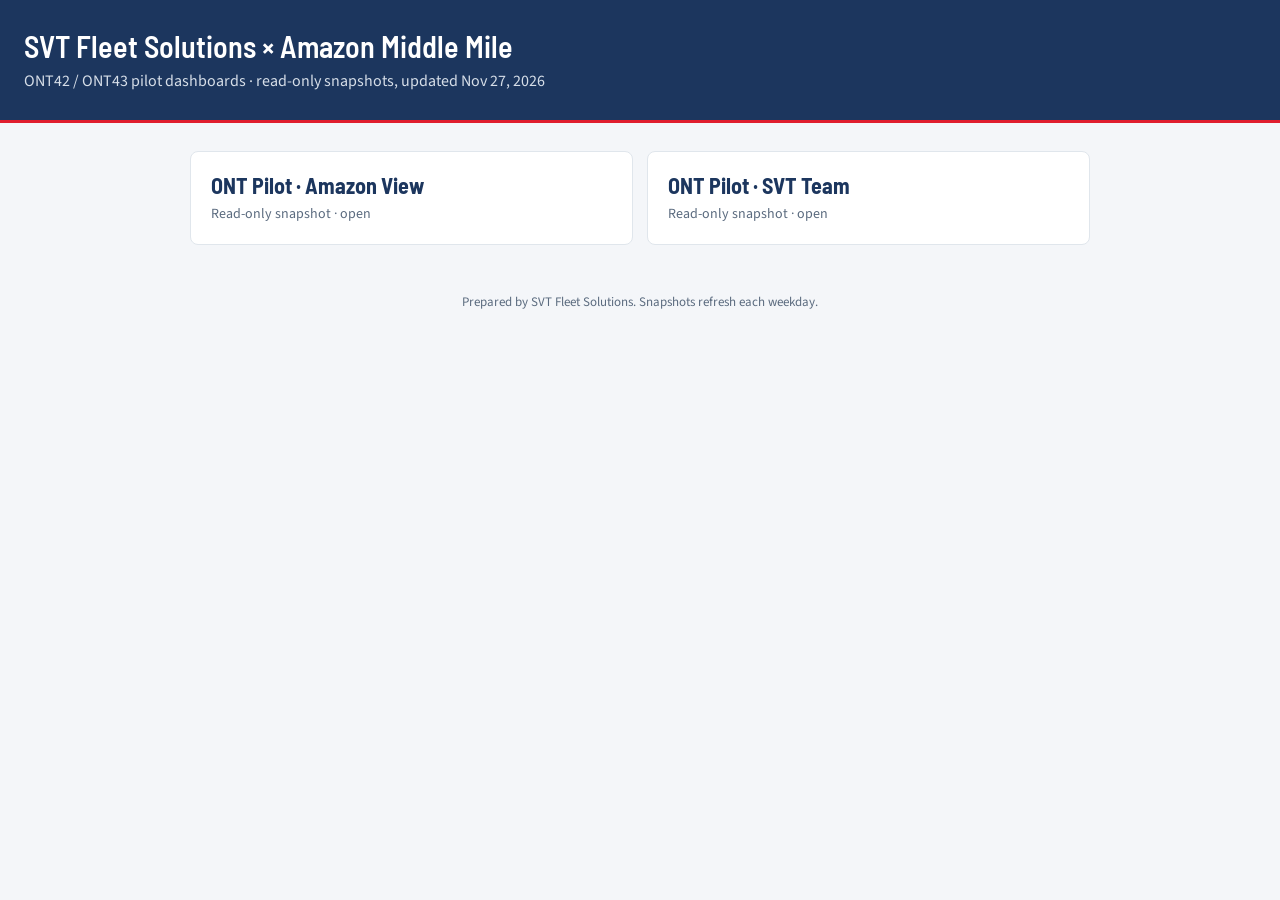
<file: docs/index.html>
<!doctype html><html lang="en"><head><meta charset="utf-8"><meta name="viewport" content="width=device-width,initial-scale=1"><meta name="robots" content="noindex,nofollow"><title>SVT × Amazon Middle Mile Pilot</title>
<link rel="stylesheet" href="https://fonts.googleapis.com/css2?family=Barlow+Semi+Condensed:wght@600;700&family=Source+Sans+3:wght@400;600&display=swap">
<style>body{margin:0;font-family:'Source Sans 3',Arial,sans-serif;background:#f4f6f9;color:#1c365e}header{background:#1c365e;color:#fff;border-bottom:3px solid #e01e2e;padding:28px 24px}h1{font-family:'Barlow Semi Condensed',Arial,sans-serif;font-weight:600;margin:0;font-size:30px}p{color:#d6dee8;margin:6px 0 0}main{max-width:900px;margin:28px auto;padding:0 16px;display:grid;gap:14px;grid-template-columns:repeat(auto-fit,minmax(260px,1fr))}.card{background:#fff;border:1px solid #e0e6ec;border-radius:8px;padding:20px;text-decoration:none;color:#1c365e;display:grid;gap:6px}.card:hover{border-color:#5b6b7f}.card b{font-family:'Barlow Semi Condensed',Arial,sans-serif;font-size:22px}.card span{color:#5b6b7f;font-size:14px}footer{text-align:center;color:#5b6b7f;font-size:13px;padding:20px}</style></head>
<body><header><h1>SVT Fleet Solutions × Amazon Middle Mile</h1><p>ONT42 / ONT43 pilot dashboards · read-only snapshots, updated Nov 27, 2026</p></header><main><a class="card" href="amazon/"><b>ONT Pilot · Amazon View</b><span>Read-only snapshot · open</span></a><a class="card" href="team/"><b>ONT Pilot · SVT Team</b><span>Read-only snapshot · open</span></a></main><footer>Prepared by SVT Fleet Solutions. Snapshots refresh each weekday.</footer></body></html>
</file>
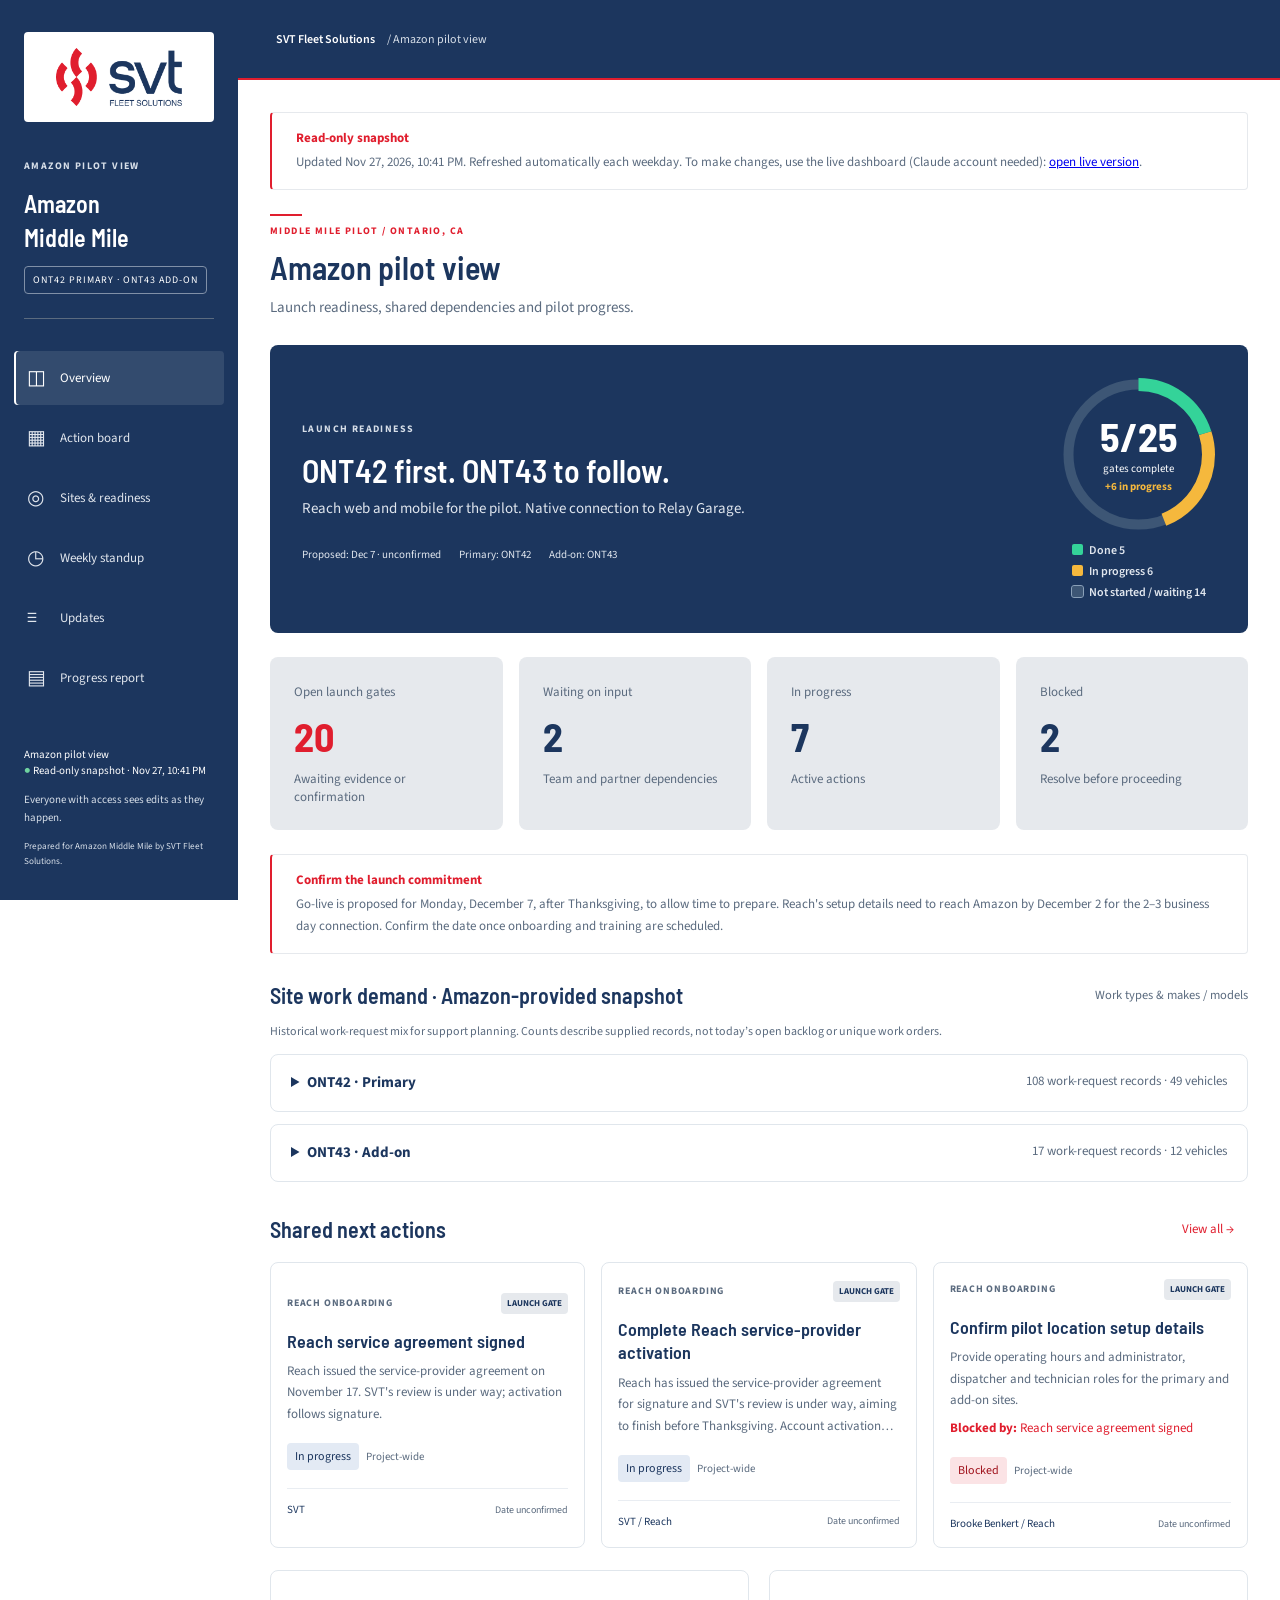
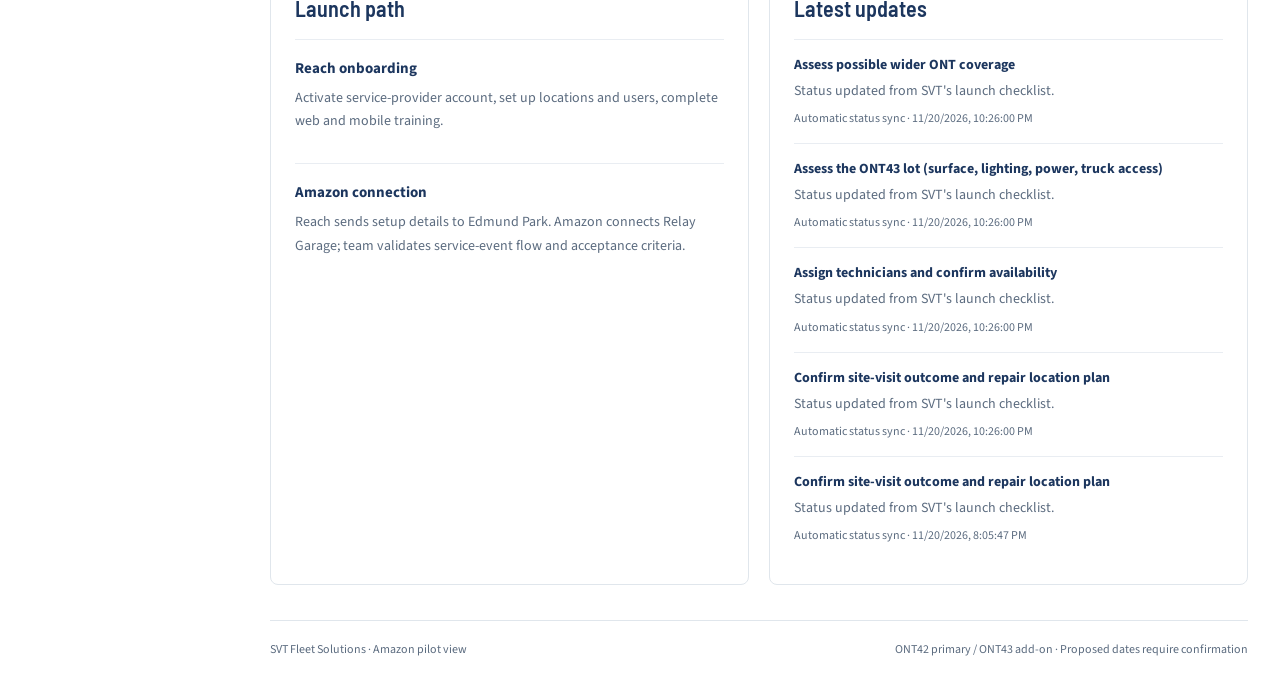
<file: docs/amazon/index.html>
<!doctype html><html lang="en"><head><meta charset="utf-8"><meta name="viewport" content="width=device-width,initial-scale=1"><meta name="robots" content="noindex,nofollow"><script>
window.__SNAPSHOT = {"at":"2026-11-27T22:41:56+00:00","live":"https://claude.ai/artifact/FVQgNvfAAnkuC6uZiwc668","data":{"tasks":[{"blockedBy":"","comments":[],"detail":"Confirm approved working areas, arrival process, safety requirements and offsite routing for complex repairs. Do not post gate codes here.","due":"","evidence":"Work area to define after the Nov 17 visit","gate":true,"id":"access","order":16,"owner":"SVT / Amazon","priority":"High","rev":1,"site":"Project-wide","src":["rd16"],"status":"Not started","stream":"Site readiness","title":"Confirm site access and safe repair areas","updatedAt":"2026-11-19T19:30:00Z","updatedBy":"SVT project team"},{"blockedBy":"","comments":[],"detail":"Reach has issued the service-provider agreement for signature and SVT's review is under way, aiming to finish before Thanksgiving. Account activation follows signature. Native Amazon connection and user setup remain separate steps.","due":"","evidence":"Agreement issued Nov 17; signature pending","gate":true,"id":"activate","order":5,"owner":"SVT / Reach","priority":"High","rev":1,"site":"Project-wide","src":["rd06"],"status":"In progress","stream":"Reach onboarding","title":"Complete Reach service-provider activation","updatedAt":"2026-11-19T19:30:00Z","updatedBy":"SVT project team"},{"blockedBy":"","comments":[],"detail":"Reach issued the service-provider agreement on November 17. SVT's review is under way; activation follows signature.","due":"","evidence":"Agreement issued Nov 17","gate":true,"id":"agreement","order":4,"owner":"SVT","priority":"High","rev":1,"site":"Project-wide","src":["rd01"],"status":"In progress","stream":"Reach onboarding","title":"Reach service agreement signed","updatedAt":"2026-11-19T19:30:00Z","updatedBy":"SVT project team"},{"blockedBy":"","comments":[],"detail":"Confirm whether SVT technicians are covered under the DTNA dealer umbrella or SVT registers directly.","due":"","evidence":"Operational status requires confirmation","gate":true,"id":"avetta","order":15,"owner":"SVT","priority":"High","rev":1,"site":"Both sites","src":["rd15"],"status":"Not started","stream":"Site readiness","title":"Confirm contractor safety (Avetta) coverage for SVT technicians","updatedAt":"2026-11-19T19:30:00Z","updatedBy":"SVT project team"},{"blockedBy":"","comments":[],"detail":"Agree how SVT takes on the current ONT42 service-request backlog at launch.","due":"","evidence":"Operational status requires confirmation","gate":false,"id":"backlog","order":22,"owner":"SVT / Amazon","priority":"Medium","rev":1,"site":"ONT42","src":["rd21"],"status":"Not started","stream":"Service readiness","title":"Plan for the existing ONT42 repair backlog","updatedAt":"2026-11-19T19:30:00Z","updatedBy":"SVT project team"},{"blockedBy":"","comments":[],"detail":"Certificate of insurance and site entry requirements confirmed: safety vest required, no badge or orientation.","due":"","evidence":"Confirmed with Amazon site team","gate":true,"id":"coi","order":14,"owner":"SVT","priority":"High","rev":1,"site":"Both sites","src":["rd14"],"status":"Done","stream":"Site readiness","title":"Insurance (COI) and site entry requirements confirmed","updatedAt":"2026-11-19T19:30:00Z","updatedBy":"SVT project team"},{"blockedBy":"","comments":[],"detail":"Amazon connection estimate: 2–3 business days after setup details are received. Validate service-event updates from Reach.","due":"","evidence":"Not started","gate":true,"id":"connection","order":9,"owner":"Reach / Amazon","priority":"High","rev":1,"site":"Project-wide","src":["rd09"],"status":"Not started","stream":"Technology readiness","title":"Validate native Relay Garage event flow","updatedAt":"2026-11-19T19:30:00Z","updatedBy":"SVT project team"},{"blockedBy":"","comments":[],"detail":"Amazon requested input on possible wider ONT coverage. This is exploratory and does not change ONT42 primary / ONT43 add-on scope or establish new site approval.","due":"","evidence":"Amazon request Nov 16","gate":false,"id":"coverage","order":29,"owner":"Brooke Benkert / Amazon","priority":"Low","rev":2,"site":"Project-wide","src":["rd27"],"status":"In progress","stream":"Launch readiness","title":"Assess possible wider ONT coverage","updatedAt":"2026-11-20T22:26:00Z","updatedBy":"Automatic status sync"},{"blockedBy":"","comments":[],"detail":"Proposed go-live moved to Monday, Dec 7 (after Thanksgiving) to allow prep time. Confirm onboarding, training and Amazon connection timing before committing the date.","due":"","evidence":"Proposed Dec 7, not yet confirmed","gate":true,"id":"date","order":11,"owner":"SVT / Amazon","priority":"High","rev":2,"site":"Project-wide","src":["rd25"],"status":"Awaiting confirmation","stream":"Launch readiness","title":"Confirm launch date and acceptance criteria","updatedAt":"2026-11-19T20:30:00Z","updatedBy":"SVT project team"},{"blockedBy":"agreement","comments":[],"detail":"Reach shares location setup with Amazon to initiate the native Relay Garage connection. Starts once Reach has the location details.","due":"","evidence":"Waiting on location setup","gate":true,"id":"handoff","order":8,"owner":"Reach / Edmund Park","priority":"High","resumeStatus":"Not started","rev":2,"site":"Project-wide","src":["rd08"],"status":"Blocked","stream":"Technology readiness","title":"Confirm Reach → Amazon setup handoff","updatedAt":"2026-11-20T00:05:14Z","updatedBy":"Automatic status sync"},{"blockedBy":"","comments":[],"detail":"Response time, shifts, pickup and delivery, and CNG handling. Also needed for the Reach location setup.","due":"","evidence":"Operational status requires confirmation","gate":true,"id":"hours","order":19,"owner":"SVT","priority":"High","rev":1,"site":"Both sites","src":["rd18"],"status":"Awaiting confirmation","stream":"Service readiness","title":"Set service levels and shop hours","updatedAt":"2026-11-19T19:30:00Z","updatedBy":"SVT project team"},{"blockedBy":"","comments":[],"detail":"SVT completed the onboarding intake November 16. Account activation and native Amazon connection remain separate readiness steps.","due":"","evidence":"Intake submitted Nov 16","gate":true,"id":"intake","order":2,"owner":"Brooke Benkert","priority":"High","rev":1,"site":"Project-wide","src":["rd05"],"status":"Done","stream":"Reach onboarding","title":"Reach intake submitted","updatedAt":"2026-11-19T19:30:00Z","updatedBy":"SVT project team"},{"blockedBy":"","comments":[],"detail":"Confirm how pilot work is invoiced through DTNA / Corcentric.","due":"","evidence":"Operational status requires confirmation","gate":true,"id":"invoicing","order":23,"owner":"SVT / Amazon","priority":"Medium","rev":1,"site":"Project-wide","src":["rd22"],"status":"Not started","stream":"Service readiness","title":"Confirm invoicing path through DTNA / Corcentric","updatedAt":"2026-11-19T19:30:00Z","updatedBy":"SVT project team"},{"blockedBy":"agreement","comments":[],"detail":"Provide operating hours and administrator, dispatcher and technician roles for the primary and add-on sites.","due":"","evidence":"Site hours and user roles being gathered","gate":true,"id":"location","order":6,"owner":"Brooke Benkert / Reach","priority":"High","rev":3,"site":"Project-wide","src":["rd07"],"status":"Blocked","stream":"Reach onboarding","title":"Confirm pilot location setup details","updatedAt":"2026-11-20T22:26:00Z","updatedBy":"Automatic status sync"},{"blockedBy":"","comments":[],"detail":"Confirm repair-time baseline, repairs aging over 7 / 14 days, tractors down and reporting cadence.","due":"","evidence":"Not started","gate":false,"id":"measures","order":28,"owner":"Brooke Benkert / Amazon","priority":"Medium","rev":1,"site":"Project-wide","src":["rd26"],"status":"Not started","stream":"Pilot performance","title":"Agree pilot measurement plan","updatedAt":"2026-11-19T19:30:00Z","updatedBy":"SVT project team"},{"blockedBy":"","comments":[],"detail":"Primary launch site. Validate coverage, site constraints and readiness sign-off.","due":"","evidence":"Visit held Nov 17; sign-off pending","gate":true,"id":"ont42","order":17,"owner":"SVT / Amazon","priority":"High","rev":1,"site":"ONT42","src":[],"status":"In progress","stream":"Site readiness","title":"Confirm ONT42 launch readiness","updatedAt":"2026-11-19T19:30:00Z","updatedBy":"SVT project team"},{"blockedBy":"","comments":[],"detail":"Add-on site. Confirm activation date, working area and readiness separately from the primary launch.","due":"","evidence":"Not started","gate":false,"id":"ont43","order":25,"owner":"SVT / Amazon","priority":"Medium","rev":1,"site":"ONT43","src":[],"status":"Not started","stream":"Site readiness","title":"Confirm ONT43 add-on timing","updatedAt":"2026-11-19T19:30:00Z","updatedBy":"SVT project team"},{"blockedBy":"","comments":[],"detail":"ONT43 has more room on a dirt lot. Assess surface, lighting, power, shelter and truck access.","due":"","evidence":"Operational status requires confirmation","gate":true,"id":"ont43lot","order":26,"owner":"SVT","priority":"Medium","rev":2,"site":"ONT43","src":["rd31"],"status":"In progress","stream":"Site readiness","title":"Assess the ONT43 lot (surface, lighting, power, truck access)","updatedAt":"2026-11-20T22:26:00Z","updatedBy":"Automatic status sync"},{"blockedBy":"","comments":[],"detail":"Confirm ONT43 entry and safety requirements match ONT42.","due":"","evidence":"Operational status requires confirmation","gate":true,"id":"ont43req","order":27,"owner":"SVT / Amazon","priority":"Medium","rev":1,"site":"ONT43","src":["rd32"],"status":"Not started","stream":"Site readiness","title":"Confirm ONT43 site requirements","updatedAt":"2026-11-19T19:30:00Z","updatedBy":"SVT project team"},{"blockedBy":"","comments":[],"detail":"Parts sourcing for Freightliner and Volvo units, including Volvo parts through the local Volvo dealer.","due":"","evidence":"Operational status requires confirmation","gate":true,"id":"parts","order":21,"owner":"SVT","priority":"High","rev":1,"site":"Both sites","src":["rd20"],"status":"Not started","stream":"Service readiness","title":"Put the parts plan in place, including Volvo parts","updatedAt":"2026-11-19T19:30:00Z","updatedBy":"SVT project team"},{"blockedBy":"","comments":[],"detail":"Confirm the pre-authorization threshold per repair and how it is set up in Reach.","due":"","evidence":"Operational status requires confirmation","gate":true,"id":"preauth","order":24,"owner":"SVT / Amazon","priority":"Medium","rev":1,"site":"Project-wide","src":["rd23"],"status":"Not started","stream":"Service readiness","title":"Confirm pre-authorization threshold for Reach","updatedAt":"2026-11-19T19:30:00Z","updatedBy":"SVT project team"},{"blockedBy":"","comments":[],"detail":"ONT42 is the confirmed primary site; ONT43 is the add-on.","due":"","evidence":"Brooke confirmation · Nov 17","gate":true,"id":"scope","order":1,"owner":"Brooke Benkert","priority":"Medium","rev":1,"site":"Both sites","src":[],"status":"Done","stream":"Launch readiness","title":"Pilot scope: ONT42 primary, ONT43 add-on","updatedAt":"2026-11-19T19:30:00Z","updatedBy":"SVT project team"},{"blockedBy":"","comments":[],"detail":"Onboarding session held with Reach on November 16.","due":"","evidence":"Held Nov 16","gate":true,"id":"session","order":3,"owner":"SVT / Reach","priority":"High","rev":1,"site":"Project-wide","src":["rd04"],"status":"Done","stream":"Reach onboarding","title":"Reach onboarding session held","updatedAt":"2026-11-19T19:30:00Z","updatedBy":"SVT project team"},{"blockedBy":"","comments":[],"detail":"Name the technicians for the pilot and confirm their availability.","due":"","evidence":"Operational status requires confirmation","gate":true,"id":"techs","order":18,"owner":"SVT","priority":"High","rev":2,"site":"Both sites","src":["rd17"],"status":"In progress","stream":"Service readiness","title":"Assign technicians and confirm availability","updatedAt":"2026-11-20T22:26:00Z","updatedBy":"Automatic status sync"},{"blockedBy":"","comments":[],"detail":"Recommended acceptance test: work request, dispatch, technician update, closure and confirmation of billing handoff.","due":"","evidence":"Not started","gate":true,"id":"test","order":10,"owner":"SVT / Reach / Amazon","priority":"High","rev":1,"site":"Project-wide","src":[],"status":"Not started","stream":"Technology readiness","title":"Complete end-to-end pilot validation","updatedAt":"2026-11-19T19:30:00Z","updatedBy":"SVT project team"},{"blockedBy":"","comments":[],"detail":"Separate web-portal and mobile-app training; verify users can complete their assigned workflows. Scheduled once Reach shares credentials.","due":"","evidence":"Not scheduled yet","gate":true,"id":"training","order":7,"owner":"SVT / Reach","priority":"High","rev":1,"site":"Project-wide","src":["rd11"],"status":"Not started","stream":"Service readiness","title":"Complete dispatcher and technician training","updatedAt":"2026-11-19T19:30:00Z","updatedBy":"SVT project team"},{"blockedBy":"","comments":[],"detail":"Mobile service units equipped and ready for on-site repairs.","due":"","evidence":"Operational status requires confirmation","gate":true,"id":"units","order":20,"owner":"SVT","priority":"High","rev":1,"site":"Both sites","src":["rd19"],"status":"Not started","stream":"Service readiness","title":"Ready mobile service units for on-site work","updatedAt":"2026-11-19T19:30:00Z","updatedBy":"SVT project team"},{"blockedBy":"","comments":[],"detail":"Choose the repair location plan from the November 17 visit: nearby offsite work, moving units to the ONT43 working area, or mobile on site plus offsite.","due":"","evidence":"Visit held Nov 17; SVT recommendation pending","gate":true,"id":"visit","order":13,"owner":"SVT / Amazon","priority":"High","rev":3,"site":"Both sites","src":["rd24"],"status":"In progress","stream":"Site readiness","title":"Confirm site-visit outcome and repair location plan","updatedAt":"2026-11-20T22:26:00Z","updatedBy":"Automatic status sync"},{"blockedBy":"","comments":[],"detail":"SVT visited ONT42 and ONT43 on November 17 with Amazon's site team.","due":"","evidence":"Held Nov 17","gate":true,"id":"visitheld","order":12,"owner":"SVT / Amazon","priority":"High","rev":1,"site":"Both sites","src":["rd13"],"status":"Done","stream":"Site readiness","title":"Site visit to ONT42 and ONT43","updatedAt":"2026-11-19T19:30:00Z","updatedBy":"SVT project team"}],"activity":[{"actor":"SVT project team","at":"2026-11-16T23:30:00Z","id":"a-20261116-coverage","note":"Amazon requested input on possible wider ONT coverage. This is exploratory and does not change ONT42 primary / ONT43 add-on scope or establish new site approval.","status":"Not started","taskId":"coverage","title":"Assess possible wider ONT coverage"},{"actor":"SVT project team","at":"2026-11-16T22:00:36Z","id":"a-20261116-intake","note":"Reach intake submission confirmed for November 16. No activation or integration completion is implied.","status":"Done","taskId":"intake","title":"Reach intake submitted"},{"actor":"SVT project team","at":"2026-11-16T23:00:00Z","id":"a-20261116-reach","note":"Reach is creating SVT's service-provider account with a new Relay Garage integration for ONT42 and ONT43. SVT dispatchers will use the Reach web portal and technicians the Reach mobile app. Reach estimates about two weeks to go live, targeting before Thanksgiving.","status":"In progress","taskId":"activate","title":"Reach onboarding underway"},{"actor":"SVT project team","at":"2026-11-18T03:00:00Z","id":"a-20261117-visit","note":"SVT visited ONT42 and ONT43 on November 17. The recommendation for nearby offsite work versus the ONT43 working area will be recorded here.","status":"In progress","taskId":"visit","title":"Site visit held at ONT42 and ONT43"},{"actor":"SVT project team","at":"2026-11-18T16:30:00Z","id":"a-20261118-activate","note":"Reach issued the service-provider agreement for signature and SVT's review is under way, aiming to finish before Thanksgiving. Account activation follows signature.","status":"In progress","taskId":"activate","title":"Complete Reach service-provider activation"},{"actor":"SVT project team","at":"2026-11-19T20:30:00Z","id":"a-20261119-golive","note":"SVT proposes moving the ONT42 go-live to Monday, December 7, after Thanksgiving, to allow time for Reach onboarding, training and the Amazon connection. The date is proposed and still to be confirmed with Amazon.","status":"Awaiting confirmation","taskId":"date","title":"Go-live moved to after Thanksgiving"},{"actor":"Automatic status sync","at":"2026-11-19T22:26:00Z","id":"a-20261119-location","note":"Status updated from SVT's launch checklist.","status":"Blocked","taskId":"location","title":"Confirm pilot location setup details"},{"actor":"Automatic status sync","at":"2026-11-20T22:26:00Z","id":"a-20261120-coverage","note":"Status updated from SVT's launch checklist.","status":"In progress","taskId":"coverage","title":"Assess possible wider ONT coverage"},{"actor":"Automatic status sync","at":"2026-11-20T22:26:00Z","id":"a-20261120-ont43lot","note":"Status updated from SVT's launch checklist.","status":"In progress","taskId":"ont43lot","title":"Assess the ONT43 lot (surface, lighting, power, truck access)"},{"actor":"Automatic status sync","at":"2026-11-20T22:26:00Z","id":"a-20261120-techs","note":"Status updated from SVT's launch checklist.","status":"In progress","taskId":"techs","title":"Assign technicians and confirm availability"},{"actor":"Automatic status sync","at":"2026-11-20T22:26:00Z","id":"a-20261120-visit","note":"Status updated from SVT's launch checklist.","status":"In progress","taskId":"visit","title":"Confirm site-visit outcome and repair location plan"},{"actor":"Automatic status sync","at":"2026-11-20T00:05:14Z","id":"a-202611200005-handoff","note":"Status updated from SVT's launch checklist.","status":"Blocked","taskId":"handoff","title":"Confirm Reach → Amazon setup handoff"},{"actor":"Automatic status sync","at":"2026-11-20T20:05:47Z","id":"a-202611202005-visit","note":"Status updated from SVT's launch checklist.","status":"Not started","taskId":"visit","title":"Confirm site-visit outcome and repair location plan"}],"meta":[{"commitmentNote":"Go-live is proposed for Monday, December 7, after Thanksgiving, to allow time to prepare. Reach's setup details need to reach Amazon by December 2 for the 2–3 business day connection. Confirm the date once onboarding and training are scheduled.","goLive":"2026-12-07","goLiveConfirmed":false,"goLiveLabel":"Dec 7","goLiveNote":"Proposed for after Thanksgiving to allow prep time; to confirm with Amazon.","id":"status","source":"https://claude.ai/artifact/57pZLpxJVW2gb8xTgxj77H","syncedAt":"2026-11-27T22:25:00Z"}]}};
(function(){
  var D = window.__SNAPSHOT.data, ro = function(){ return Promise.reject({code:"invalid_argument", message:"This is a read-only snapshot."}); };
  function rows(c){ return (D[c]||[]).map(function(r){ var o = Object.assign({}, r); var id = o.id; delete o.id; return {id:id, exists:true, data:function(){ return o; }}; }); }
  function snap(c){ var d = rows(c); return {docs:d, size:d.length, empty:!d.length, metadata:{fromCache:false, hasPendingWrites:false}, docChanges:function(){ return []; }}; }
  function col(c){ return {onSnapshot:function(n){ setTimeout(function(){ n(snap(c)); }, 0); return function(){}; }, get:function(){ return Promise.resolve(snap(c)); }, doc:function(id){ return {id:id||"x", get:function(){ return Promise.resolve({exists:false, data:function(){}}); }, set:ro, update:ro, delete:ro}; }, add:ro}; }
  window.claude = {use: function(n){
    if (n === "db") return Promise.resolve({collection:col, doc:function(p){ var a = p.split("/"), r = (D[a[0]]||[]).find(function(x){ return x.id === a[1]; }); return {get:function(){ return Promise.resolve({exists:!!r, data:function(){ return r; }}); }, set:ro, update:ro, delete:ro}; }});
    if (n === "user") return Promise.resolve({can:function(){ return Promise.resolve(false); }, me:function(){ return Promise.resolve({name:""}); }, id:function(){ return Promise.resolve(null); }, profiles:function(){ return Promise.resolve({}); }});
    return Promise.resolve(null);
  }};
  document.addEventListener("DOMContentLoaded", function(){
    var c = document.querySelector(".content"); if (!c) return;
    var t = new Date(window.__SNAPSHOT.at).toLocaleString([], {month:"short", day:"numeric", year:"numeric", hour:"numeric", minute:"2-digit"});
    c.insertAdjacentHTML("afterbegin", '<div class="alert" style="margin-top:0"><b>Read-only snapshot</b><p>Updated ' + t + '. Refreshed automatically each weekday. To make changes, use the live dashboard (Claude account needed): <a href="' + window.__SNAPSHOT.live + '" target="_blank" rel="noopener">open live version</a>.</p></div>');
  });
})();
</script>
</head><body><title>ONT Pilot · Amazon View</title>
<meta name="claude:viewport-fit-sides" content="cover">
<link rel="preconnect" href="https://fonts.googleapis.com">
<link rel="stylesheet" href="https://fonts.googleapis.com/css2?family=Barlow+Semi+Condensed:wght@600;700&family=Source+Sans+3:wght@400;500;600;700&display=swap">
<style>
:root{
  --navy:#1c365e;--red:#e01e2e;--red-hover:#be1927;--steel:#5b6b7f;--gray:#e6e9ed;
  --bg:#ffffff;--surface:#ffffff;--ink:#1c365e;--muted:#5b6b7f;--line:#e0e6ec;--line-2:#e9edf2;
  --chip:#edf1f6;--chip-ink:#5c7086;--field:#ffffff;--field-line:#d9e0e8;--field-ink:#23364b;
  --side:#1c365e;--side-ink:#e1e6ed;--side-muted:#d6dee8;--scrim:#0b1c32aa;
  --f-head:'Barlow Semi Condensed','Arial Narrow',Arial,sans-serif;--f-body:'Source Sans 3',Arial,sans-serif;
}
@media (prefers-color-scheme:dark){:root:not([data-theme="light"]){
  --bg:#0f1a2b;--surface:#16243a;--ink:#e6edf6;--muted:#a3b1c3;--line:#2a3a54;--line-2:#24344d;--gray:#1d2d47;
  --chip:#22344f;--chip-ink:#c4d0de;--field:#122036;--field-line:#2f4260;--field-ink:#e6edf6;--side:#0f2242;--scrim:#000a;--red:#ff4b58;--red-hover:#e23a47;color-scheme:dark}}
:root[data-theme="dark"]{
  --bg:#0f1a2b;--surface:#16243a;--ink:#e6edf6;--muted:#a3b1c3;--line:#2a3a54;--line-2:#24344d;--gray:#1d2d47;
  --chip:#22344f;--chip-ink:#c4d0de;--field:#122036;--field-line:#2f4260;--field-ink:#e6edf6;--side:#0f2242;--scrim:#000a;--red:#ff4b58;--red-hover:#e23a47;color-scheme:dark}
*{box-sizing:border-box}[hidden]{display:none!important}
body{margin:0;background:var(--bg);color:var(--ink);font-family:var(--f-body);font-size:15px}
button,input,select,textarea{font:inherit}button{cursor:pointer;color:inherit;background:var(--surface);border:1px solid var(--field-line);border-radius:7px;padding:10px 14px}
button:focus-visible,a:focus-visible,summary:focus-visible{outline:3px solid var(--red);outline-offset:3px}
h1,h2,h3{font-family:var(--f-head);font-weight:600;letter-spacing:0;color:var(--ink)}h1{font-size:32px;margin:10px 0}h2{font-size:22px}h3{font-size:15px}
p{line-height:1.65;color:var(--muted)}small{color:var(--muted)}
.shell{display:flex;min-height:100vh}
aside{width:238px;position:fixed;inset:0 auto 0 0;background:var(--side);color:var(--side-ink);padding:32px 24px;display:flex;flex-direction:column;z-index:3}
.brand{background:#fff;padding:16px;border-radius:4px;display:flex;align-items:center;justify-content:center;min-height:82px}.brand img{width:100%;max-width:160px;height:58px;object-fit:contain}
.project{padding:32px 0 24px;border-bottom:1px solid #5b6b7f}.project h3{font-size:24px;line-height:1.4;margin:12px 0;color:#fff}
.eyebrow{font-size:10px;font-weight:700;letter-spacing:1.4px;color:var(--muted);text-transform:uppercase}.project>.eyebrow{color:var(--side-muted)}
.pill{display:inline-block;line-height:1.6;font-size:10px;letter-spacing:1px;border:1px solid #8090a7;color:#fff;padding:5px 8px;border-radius:4px}
nav{margin:26px -10px}nav button{display:flex;align-items:center;gap:13px;background:none;border:0;color:#e1e6ed;width:100%;text-align:left;margin:6px 0;padding:13px;font-size:13px;border-radius:4px}
nav button span{font-size:20px;width:20px}nav button[aria-current="page"]{background:#ffffff1a;color:#fff;box-shadow:inset 2px 0 #fff}nav button:hover{background:#ffffff12}
.sidebottom{margin-top:auto;font-size:11px}.sidebottom p,.sidebottom small{color:var(--side-muted)}.live{color:#fff}
main{margin-left:238px;width:calc(100% - 238px)}
header.top{height:80px;display:flex;align-items:center;padding:0 38px;background:var(--navy);color:#fff;border-bottom:2px solid var(--red);font-size:12px;font-weight:600}header.top span{color:#d6dee8;margin-left:10px;font-weight:400}
.content{max-width:1550px;margin:auto;padding:32px}
.between{display:flex;justify-content:space-between;align-items:center;gap:16px}
.title{margin-bottom:24px}.title p{margin:0}.title .eyebrow:before{content:'';display:block;background:var(--red);height:2px;width:32px;margin-bottom:8px}.red{color:var(--red)}
.primary{background:var(--red);border-color:var(--red);color:#fff;font-weight:700;padding:12px 19px;border-radius:4px}.primary:hover{background:var(--red-hover)}.primary:disabled{opacity:.6}
.hero{background:var(--navy);border-radius:8px;padding:32px;display:flex;justify-content:space-between;color:#fff;gap:25px;align-items:center}
.hero h2{font-size:32px;margin:13px 0 8px;color:#fff}.hero p{color:#e0e6ee;margin:0}.hero .eyebrow{color:#d6dee8}
.heroTags{display:flex;gap:18px;font-size:11px;color:#e0e6ee;margin-top:25px;flex-wrap:wrap}
.ring-wrap{display:grid;justify-items:center;gap:10px}.ring-key{display:grid;gap:4px;font-size:12px;font-weight:600;color:#e0e6ee}.ring-key i{display:inline-block;width:11px;height:11px;border-radius:2px;margin-right:6px;vertical-align:-1px}.ring .ring-prog{font-size:11px;margin-top:3px;color:#f5b83d;font-weight:700}
.ring{width:155px;min-width:155px;height:155px;position:relative;display:grid;place-items:center}.ring svg{position:absolute;inset:0}.ring div{text-align:center;display:grid}.ring strong{font-family:var(--f-head);font-size:40px;font-weight:700;line-height:1}.ring span{font-size:11px;margin-top:5px}
.stats{display:grid;grid-template-columns:repeat(4,1fr);gap:16px;margin:24px 0}.stats article{background:var(--gray);border-radius:8px;padding:24px}
.stats article>span{font-size:13px;color:var(--muted)}.stats strong{display:block;font-family:var(--f-head);font-size:40px;font-weight:700;line-height:1.1;margin:12px 0;color:var(--ink)}.stats article:first-child strong{color:var(--red)}.stats small{font-size:13px;display:block}
.alert{background:var(--surface);border:1px solid var(--gray);border-left:2px solid var(--red);border-radius:4px;padding:16px 24px;margin:24px 0;font-size:13px}.alert b{color:var(--red)}.alert p{margin:5px 0 0}
.sectionhead{display:flex;align-items:center;justify-content:space-between;margin:28px 0 14px;gap:12px;flex-wrap:wrap}.sectionhead h2{margin:0}.sectionhead .link{background:none;border:0;color:var(--red);font-size:13px}
.cards{display:grid;grid-template-columns:repeat(3,1fr);gap:16px}
.task{text-align:left;display:block;width:100%;background:var(--surface);border:1px solid var(--line);border-radius:8px;padding:16px}.task:hover{border-color:var(--steel)}
.task .eyebrow{font-size:10px;letter-spacing:.8px}.gate{color:var(--ink);background:var(--gray);font-size:9px;font-weight:700;padding:4px 6px;border-radius:4px;white-space:nowrap}
.task h3{font-size:18px;line-height:1.3;margin:16px 0 8px}.task p{font-size:13px;margin:0;display:-webkit-box;-webkit-line-clamp:3;-webkit-box-orient:vertical;overflow:hidden}
.tags{display:flex;gap:7px;align-items:center;font-size:11px;color:var(--muted);margin:18px 0;flex-wrap:wrap}
.status{display:inline-block;padding:5px 8px;background:var(--chip);color:var(--chip-ink);border-radius:4px;font-size:12px;white-space:nowrap}
.status.s-done{background:#e3f1e8;color:#1f6b45}.status.s-blocked{background:#fbe3e5;color:#a0121c}.status.s-prog{background:#e3eaf4;color:#1c365e}
@media (prefers-color-scheme:dark){:root:not([data-theme="light"]) .status.s-done{background:#163a2b;color:#8fe0b5}:root:not([data-theme="light"]) .status.s-blocked{background:#43191e;color:#ff9aa1}:root:not([data-theme="light"]) .status.s-prog{background:#1d3150;color:#a9c6ef}}
.taskfoot{display:flex;justify-content:space-between;align-items:center;border-top:1px solid var(--line-2);padding-top:13px;gap:5px;font-size:11px}.taskfoot small{font-size:10px}
.twocol{display:grid;grid-template-columns:1fr 1fr;gap:20px;margin:22px 0}
.panel{background:var(--surface);border:1px solid var(--line);border-radius:8px;padding:24px;min-width:0}.panel h2{margin-top:0}.panel p{font-size:14px}
.track{padding:18px 0;border-top:1px solid var(--line-2)}.track p{margin:8px 0 12px}
.activity{padding:15px 0;border-top:1px solid var(--line-2);font-size:14px}.activity small{font-size:12px}.activity p{margin:5px 0}
article.activity{border-top:1px solid var(--line);padding:20px 24px;margin:12px 0}
.toolbar{display:flex;gap:16px;margin-bottom:25px;flex-wrap:wrap}
input,select,textarea{border:1px solid var(--field-line);border-radius:4px;background:var(--field);padding:11px;color:var(--field-ink);width:100%}
.toolbar input{flex:1;min-width:220px}.toolbar select{width:200px}.toolbar button{white-space:nowrap}
.board{display:grid;grid-template-columns:repeat(4,minmax(210px,1fr));gap:16px;overflow:auto}
.column{background:var(--gray);border-radius:8px;padding:16px;min-width:210px}.column>h3{display:flex;justify-content:space-between;font-size:16px;margin:6px 3px 20px}.column>h3 span{color:var(--muted)}
.column .task{margin-bottom:12px;padding:14px}.column .task .between{gap:4px;flex-wrap:wrap}
.empty{text-align:center;font-size:11px;padding:25px 0;color:var(--muted)}
.site h2{font-size:30px;margin:15px 0}
.checklist{background:var(--surface);border:1px solid var(--line);border-radius:8px;overflow:hidden}
.checklist button{width:100%;display:flex;justify-content:space-between;align-items:center;gap:10px;text-align:left;border-radius:0;border:0;border-bottom:1px solid var(--line-2);padding:16px 24px;font-size:14px;background:var(--surface)}.checklist button:last-child{border-bottom:0}
footer{display:flex;justify-content:space-between;gap:16px;border-top:1px solid var(--line);margin-top:35px;padding-top:20px;font-size:12px;color:var(--muted)}footer span{text-align:right}
.overlay{position:fixed;inset:0;background:var(--scrim);display:flex;justify-content:flex-end;z-index:5}
.modal{width:600px;max-width:100%;background:var(--surface);overflow:auto;padding:32px}.modal h2{margin:0}
.modal label{display:block;font-size:13px;font-weight:600;margin:13px 0}.modal input,.modal select,.modal textarea{display:block;margin-top:7px}
.modal .twocol{gap:15px;margin:0}.modal textarea{min-height:80px}.modal .checkbox{display:flex;align-items:center;gap:10px}.checkbox input{width:auto;margin:0}
.ro-note{font-size:13px;color:var(--muted);background:var(--gray);border-radius:4px;padding:10px 12px}
.comment{padding:12px;border-left:2px solid var(--red);background:var(--surface);margin:10px 0;font-size:13px;white-space:pre-wrap;border-radius:4px}.comment small{display:block;margin-top:6px}
.tablewrap{overflow:auto;border:1px solid var(--gray);border-radius:8px}
table{width:100%;border-collapse:collapse;text-align:left;font-size:14px}th{background:var(--gray);padding:16px;font-weight:600}td{padding:12px 16px;border-bottom:1px solid var(--gray)}
td button{border:0;padding:0;text-align:left;color:var(--ink);background:none;font-weight:600}
.compact{margin:12px 0;padding:16px 20px}.compact summary{cursor:pointer;font-weight:700;color:var(--ink);line-height:1.6}.compact summary span{float:right;font-weight:400;font-size:13px;color:var(--muted)}
.compact[open] summary{border-bottom:1px solid var(--field-line);padding-bottom:10px;margin-bottom:12px}
.sourceNote{font-size:12px;color:var(--muted)}
.demandGrid{display:grid;grid-template-columns:1fr 1fr;gap:24px}.demandGrid h3{margin:16px 0 10px}.demandGrid th:nth-child(n+2),.demandGrid td:nth-child(n+2){text-align:right}
.demandGrid .tags{margin:8px 0}.demandGrid .tags span{background:var(--chip);color:var(--chip-ink);padding:4px 8px;border-radius:4px;font-size:12px}
.toast{position:fixed;bottom:20px;left:50%;transform:translateX(-50%);background:var(--navy);color:#fff;padding:10px 16px;border-radius:6px;font-size:14px;z-index:9}
@media(max-width:1100px){aside{width:205px}main{margin-left:205px;width:calc(100% - 205px)}.content{padding:25px}.stats{grid-template-columns:repeat(2,1fr)}.cards{grid-template-columns:1fr}.hero h2{font-size:24px}.board{grid-template-columns:repeat(4,250px)}}
@media(max-width:850px){.demandGrid{grid-template-columns:1fr}}
@media(max-width:700px){aside{position:static;width:100%;padding:16px}.shell{display:block}.project,.sidebottom{display:none}.brand{width:160px;min-height:64px;padding:8px}.brand img{height:48px}
  nav{display:flex;overflow:auto;margin:10px 0 0}nav button{white-space:nowrap;width:auto}nav button span{display:none}main{margin:0;width:100%}
  header.top{padding:15px;height:auto;min-height:56px}.content{padding:24px 16px}.title{align-items:flex-start}h1{font-size:26px}.title .primary{font-size:12px;white-space:nowrap}
  .hero{padding:24px;display:block}.hero h2{font-size:26px}.ring{margin-top:25px;width:110px;height:110px;min-width:110px}.ring strong{font-size:30px}
  .twocol{grid-template-columns:1fr}.toolbar select{width:100%}.stats article{padding:16px}.stats strong{font-size:32px}.stats small{font-size:11px}
  footer{display:block}footer span{display:block;text-align:left;margin-top:10px}.modal{padding:24px}.modal .twocol{grid-template-columns:1fr 1fr}.compact summary span{float:none;display:block}.compact{padding:12px}}

/* Sidebar links (pages that route with anchors) */
nav a{display:flex;align-items:center;gap:13px;color:#e1e6ed;text-decoration:none;margin:6px 0;padding:13px;font-size:13px;border-radius:4px}
nav a span{font-size:20px;width:20px;text-align:center}nav a[aria-current="page"]{background:#ffffff1a;color:#fff;box-shadow:inset 2px 0 #fff}nav a:hover{background:#ffffff12}
nav .navsep{border-top:1px solid #5b6b7f;margin:14px 10px}
.side-links{font-size:12px;margin:0 0 14px}.side-links a{color:var(--side-muted);display:block;margin:4px 0}
@media(max-width:700px){nav a{white-space:nowrap}nav a span{display:none}nav .navsep{display:none}}

#sync{color:#fff;font-size:11px;margin:0 0 6px}#sync::before{content:"● ";color:#6fd3a0}#sync[data-state="saving"]::before{color:#f2bf62}#sync[data-state="offline"]::before{color:#ff8a92}
.task p.blk{color:var(--red);margin-top:6px;-webkit-line-clamp:2}.blk-flag{color:var(--red);font-weight:600}

/* One-page progress report (US Letter). Fixed light palette so the PDF and print look the same in any theme. */
.rp-tools{display:flex;gap:12px;flex-wrap:wrap;align-items:center;margin-bottom:18px}
.rp-tools .note{font-size:13px;color:var(--muted)}
.rp-stage{overflow:auto;background:var(--gray);border-radius:8px;padding:24px;display:flex;justify-content:center}
.rp{width:816px;height:1056px;flex:none;background:#fff;color:#1c365e;font-family:'Source Sans 3',Arial,sans-serif;font-size:10.5px;line-height:1.4;box-shadow:0 4px 24px #0b1c3226;display:flex;flex-direction:column;overflow:hidden;position:relative}
.rp *{box-sizing:border-box}
.rp h2,.rp h3,.rp .rp-num{font-family:'Barlow Semi Condensed','Arial Narrow',Arial,sans-serif;color:#1c365e;margin:0}
.rp-head{background:#1c365e;color:#fff;padding:18px 32px 16px;display:grid;grid-template-columns:auto 1fr auto;gap:18px;align-items:center;border-bottom:3px solid #e01e2e}
.rp-logo{background:#fff;border-radius:3px;padding:6px 10px;display:flex;align-items:center}.rp-logo img{height:34px;width:auto;display:block}
.rp-head .eb{font-size:8.5px;letter-spacing:1.4px;font-weight:700;text-transform:uppercase;color:#d6dee8}
.rp-head h2{color:#fff;font-size:22px;font-weight:600;line-height:1.1;margin:3px 0 2px}
.rp-head .sub{font-size:10px;color:#e0e6ee}
.rp-rag{text-align:right;display:grid;gap:4px;justify-items:end}
.rp-rag b{display:inline-block;font-family:'Barlow Semi Condensed',Arial,sans-serif;font-size:13px;letter-spacing:.5px;padding:4px 10px;border-radius:3px;color:#fff}
.rp-rag .g{background:#1f7a4d}.rp-rag .a{background:#c27a00}.rp-rag .r{background:#e01e2e}
.rp-rag small{font-size:9px;color:#d6dee8}
.rp-body{padding:14px 32px 0;display:flex;flex-direction:column;gap:12px;flex:1;min-height:0;overflow:hidden}
.rp-sec h3{font-size:13px;font-weight:700;letter-spacing:.2px;margin-bottom:6px;display:flex;justify-content:space-between;align-items:baseline}
.rp-sec h3 small{font-family:'Source Sans 3',Arial,sans-serif;font-weight:400;font-size:8.5px;color:#5b6b7f;letter-spacing:0}
.rp-gantt{border:1px solid #e0e6ec;border-radius:6px;padding:8px 10px 6px}
.rp-gantt svg{display:block}
.rp-legend{display:flex;gap:14px;font-size:8.5px;color:#5b6b7f;margin-top:4px;flex-wrap:wrap}
.rp-legend i{display:inline-block;width:10px;height:7px;border-radius:2px;margin-right:4px;vertical-align:middle}
.rp-kpis{display:grid;grid-template-columns:repeat(5,1fr);gap:8px}
.rp-kpi{background:#e6e9ed;border-radius:6px;padding:8px 10px}
.rp-kpi span{font-size:8.5px;color:#5b6b7f;display:block}
.rp-kpi .rp-num{font-size:24px;font-weight:700;line-height:1.05;display:block;margin:2px 0}
.rp-kpi.red .rp-num{color:#e01e2e}.rp-kpi.green .rp-num{color:#1f7a4d}
.rp-kpi small{font-size:8px;color:#5b6b7f}
.rp-summary{font-size:10.5px;color:#1c365e;background:#f4f6f9;border-left:3px solid #1c365e;padding:7px 10px;border-radius:3px}
.rp-cols{display:grid;grid-template-columns:1fr 1fr;gap:14px}
.rp-prog{display:grid;gap:5px}
.rp-prog div{display:grid;grid-template-columns:130px 1fr 44px;gap:8px;align-items:center;font-size:9.5px}
.rp-prog .tr{height:8px;background:#e6e9ed;border-radius:4px;overflow:hidden;display:flex}
.rp-prog .tr i{display:block;height:100%}
.rp-prog b{text-align:right;font-weight:600}
.rp-risks{display:grid;gap:5px;margin:0;padding:0;list-style:none}
.rp-risks li{display:grid;grid-template-columns:52px 1fr;gap:7px;font-size:9.5px;align-items:start}
.rp-risks li span{font-size:7.5px;font-weight:700;letter-spacing:.6px;text-align:center;border-radius:3px;padding:2px 0;color:#fff}
.rp-risks .high span{background:#e01e2e}.rp-risks .med span{background:#c27a00}.rp-risks .low span{background:#5b6b7f}
.rp .rp-tbl{width:100%;border-collapse:collapse;font-size:9px;table-layout:fixed}.rp .rp-tbl col.a{width:56%}.rp .rp-tbl col.o{width:22%}.rp .rp-tbl col.s{width:13%}.rp .rp-tbl col.d{width:9%}
.rp .rp-tbl td{white-space:nowrap;overflow:hidden;text-overflow:ellipsis}
.rp .rp-tbl th{background:#e6e9ed;text-align:left;font-weight:600;padding:4px 6px;font-size:8.5px;color:#1c365e}
.rp .rp-tbl td{padding:3px 6px;border-bottom:1px solid #e6e9ed;vertical-align:top}
.rp .rp-tbl td:last-child,.rp .rp-tbl th:last-child{white-space:nowrap}
.rp-st{display:inline-block;border-radius:3px;padding:0 5px;font-size:8px;font-weight:600;background:#edf1f6;color:#5c7086;white-space:nowrap}
.rp-st.done{background:#e3f1e8;color:#1f6b45}.rp-st.prog{background:#e3eaf4;color:#1c365e}.rp-st.wait{background:#fdf0d9;color:#8a5200}.rp-st.blocked{background:#fbe3e5;color:#a0121c}
.rp-foot{margin-top:auto;padding:8px 32px 12px;display:flex;justify-content:space-between;gap:12px;font-size:8px;color:#5b6b7f;border-top:1px solid #e0e6ec}
.rp-foot b{color:#e01e2e;font-weight:700}
@media print{
  @page{size:letter portrait;margin:0}
  html,body{background:#fff!important}
  body *{visibility:hidden}
  .rp,.rp *{visibility:visible}
  .rp{position:fixed;left:0;top:0;box-shadow:none;-webkit-print-color-adjust:exact;print-color-adjust:exact}
}
@media(max-width:900px){.rp-stage{justify-content:flex-start}}

.rp table{min-width:0;border:0}.rp th,.rp td{position:static;text-transform:none;letter-spacing:0;font-family:'Source Sans 3',Arial,sans-serif;line-height:1.35}
.rp .rp-tbl th{font-size:8.5px;padding:4px 6px}.rp .rp-tbl td{font-size:9px;padding:3px 6px}
.rp p{margin:0;color:inherit;line-height:1.4}

</style>

<div class="shell">
<aside>
  <div class="brand"><img src="[data-uri]" alt="SVT Fleet Solutions"></div>
  <div class="project"><span class="eyebrow">Amazon pilot view</span><h3>Amazon<br>Middle Mile</h3><span class="pill">ONT42 PRIMARY · ONT43 ADD-ON</span></div>
  <nav id="nav" aria-label="Pilot views"></nav>
  <div class="sidebottom"><div class="live">Amazon pilot view</div><p id="sync">Connecting…</p><p>Everyone with access sees edits as they happen.</p><small>Prepared for Amazon Middle Mile by SVT Fleet Solutions.</small></div>
</aside>
<main>
  <header class="top"><div>SVT Fleet Solutions <span>/ Amazon pilot view</span></div></header>
  <section class="content">
    <div class="between title"><div><div class="eyebrow red">Middle mile pilot / Ontario, CA</div><h1 id="view-title">Amazon pilot view</h1><p>Launch readiness, shared dependencies and pilot progress.</p></div><button class="primary" id="add" hidden>＋ Add action</button></div>
    <div id="err" role="alert" class="alert" hidden></div>
    <div id="view"></div>
    <footer>SVT Fleet Solutions · Amazon pilot view<span>ONT42 primary / ONT43 add-on · Proposed dates require confirmation</span></footer>
  </section>
</main>
</div>
<div id="drawer-root"></div><div id="toast-root"></div>

<script>/* SVT one-page progress report: timeline/Gantt, KPIs, progress, risks and next steps.
   Each dashboard builds a cfg from its own data and calls SVTReport.render(el, cfg).
   Statuses are normalized to: done | prog | wait | blocked | todo. */
window.SVTReport = (() => {
  const esc = v => String(v ?? "").replace(/[&<>"']/g, c => ({"&":"&amp;","<":"&lt;",">":"&gt;",'"':"&quot;","'":"&#39;"}[c]));
  const D = s => { if (s instanceof Date) return new Date(s.getFullYear(), s.getMonth(), s.getDate()); const d = new Date(String(s).slice(0,10) + "T00:00:00"); return isNaN(d) ? null : d; };
  const today = () => D(new Date());
  const fmt = (d, o) => { d = D(d); return d ? d.toLocaleDateString("en-US", o || {month:"short", day:"numeric"}) : ""; };
  const days = (a, b) => Math.round((D(b) - D(a)) / 864e5);
  const addBiz = (d, n) => { d = D(d); const s = Math.sign(n); let k = Math.abs(n); while (k) { d.setDate(d.getDate() + s); const w = d.getDay(); if (w && w < 6) k--; } return d; };
  const LABEL = {done:"Complete", prog:"In progress", wait:"Waiting", blocked:"Blocked", todo:"Not started"};
  const COLOR = {done:"#1f7a4d", prog:"#1c365e", wait:"#c27a00", blocked:"#e01e2e", todo:"#9aa6b5", risk:"#e01e2e"};

  // A phase is done when every linked item is done, in progress when any has moved, else not started.
  function phaseStatus(items) {
    if (!items.length) return {st:"todo", pct:0};
    const done = items.filter(i => i.st === "done").length;
    const pct = Math.round(done / items.length * 100);
    if (done === items.length) return {st:"done", pct};
    if (items.some(i => i.st === "blocked")) return {st:"blocked", pct};
    if (items.some(i => i.st !== "todo")) return {st:"prog", pct};
    return {st:"todo", pct};
  }

  function gantt(cfg) {
    const W = 730, L = 172, R = 32, top = 30, rowH = 19, t0 = D(cfg.range[0]), t1 = D(cfg.range[1]);
    const span = days(t0, t1), x = d => L + Math.max(0, Math.min(span, days(t0, d))) / span * (W - L - R);
    const rows = cfg.phases, H = top + rows.length * rowH + 8, now = today();
    let s = `<svg width="${W}" height="${H}" viewBox="0 0 ${W} ${H}" xmlns="http://www.w3.org/2000/svg" font-family="Source Sans 3, Arial, sans-serif" role="img" aria-label="Timeline">`;
    // week grid (Mondays)
    const d = D(t0); while (d.getDay() !== 1) d.setDate(d.getDate() + 1);
    const stepDays = span > 120 ? 14 : 7;
    for (; d <= t1; d.setDate(d.getDate() + stepDays)) {
      const xx = x(d).toFixed(1);
      s += `<line x1="${xx}" y1="${top - 6}" x2="${xx}" y2="${H - 6}" stroke="#e6e9ed"/>`;
      s += `<text x="${xx}" y="${top - 10}" font-size="8" fill="#5b6b7f" text-anchor="middle">${esc(fmt(d))}</text>`;
    }
    // month labels
    const m = new Date(t0.getFullYear(), t0.getMonth(), 1);
    for (; m <= t1; m.setMonth(m.getMonth() + 1)) {
      const mx = Math.max(L, x(m));
      s += `<text x="${(mx + 2).toFixed(1)}" y="9" font-size="8.5" font-weight="700" fill="#1c365e">${esc(m.toLocaleDateString("en-US", {month:"long", year:"numeric"}))}</text>`;
    }
    rows.forEach((p, i) => {
      const y = top + i * rowH, yb = y + 4, bh = rowH - 8;
      if (i % 2 === 0) s += `<rect x="0" y="${y}" width="${W}" height="${rowH}" fill="#f7f9fb"/>`;
      s += `<text x="4" y="${y + rowH / 2 + 3.2}" font-size="9" fill="#1c365e" font-weight="${p.milestone ? 700 : 600}">${esc(p.label)}</text>`;
      if (p.milestone) {
        const mx = x(p.date), c = p.st === "done" ? COLOR.done : p.risk ? COLOR.risk : "#1c365e";
        s += `<path d="M${mx} ${yb - 1} l6 ${bh / 2 + 1} l-6 ${bh / 2 + 1} l-6 -${bh / 2 + 1} z" fill="${c}"/>`;
        s += `<text x="${mx + 10}" y="${y + rowH / 2 + 3}" font-size="8" fill="#5b6b7f">${esc(p.note || fmt(p.date))}</text>`;
        return;
      }
      const xs = x(p.start), xe = Math.max(xs + 4, x(p.end)), w = xe - xs, late = p.end && D(p.end) < now && p.st !== "done";
      const c = p.st === "done" ? COLOR.done : (late || p.st === "blocked") ? COLOR.risk : p.st === "prog" ? COLOR.prog : COLOR.todo;
      s += `<rect x="${xs.toFixed(1)}" y="${yb}" width="${w.toFixed(1)}" height="${bh}" rx="2.5" fill="${c}" fill-opacity="0.22" ${late ? `stroke="${COLOR.risk}" stroke-width="1"` : ""}/>`;
      if (p.pct > 0) s += `<rect x="${xs.toFixed(1)}" y="${yb}" width="${(w * p.pct / 100).toFixed(1)}" height="${bh}" rx="2.5" fill="${c}"/>`;
      if (D(p.end) > t1) s += `<path d="M${W - R + 2} ${yb + bh / 2} l-5 -4 v8 z" fill="${c}"/>`;
      s += `<text x="${Math.min(xe + 4, W - R + 6).toFixed(1)}" y="${y + rowH / 2 + 3}" font-size="8" fill="#5b6b7f">${p.pct}%</text>`;
    });
    (cfg.lines || []).forEach(l => {
      if (D(l.date) < t0 || D(l.date) > t1) return;
      const lx = x(l.date).toFixed(1);
      s += `<line x1="${lx}" y1="${top - 4}" x2="${lx}" y2="${H - 4}" stroke="${l.color || "#1c365e"}" stroke-width="1.2" stroke-dasharray="3 2"/>`;
      const lw = Math.max(40, l.label.length * 4.6 + 8); s += `<rect x="${(+lx - lw / 2).toFixed(1)}" y="${H - 12}" width="${lw.toFixed(1)}" height="10" rx="2" fill="${l.color || "#1c365e"}"/><text x="${lx}" y="${H - 4.4}" font-size="7" fill="#fff" text-anchor="middle" font-weight="700">${esc(l.label)}</text>`;
    });
    if (now >= t0 && now <= t1) {
      const tx = x(now).toFixed(1);
      s += `<line x1="${tx}" y1="${top - 4}" x2="${tx}" y2="${H - 14}" stroke="#e01e2e" stroke-width="1.4"/><text x="${tx}" y="${top - 1}" font-size="7.5" fill="#e01e2e" text-anchor="middle" font-weight="700">TODAY</text>`;
    }
    return s + `</svg>`;
  }

  // Deterministic insights from items: [{title, st, gate, due, owner}]
  function insights(items, cfg) {
    const out = [], now = today(), open = items.filter(i => i.st !== "done");
    const short = t => { t = String(t || ""); const c = t.indexOf(" ("); if (c > 20) t = t.slice(0, c); return t.length > 58 ? t.slice(0, 55).trimEnd() + "…" : t; };
    const name = i => `“${short(i.title)}”`;
    const blocked = open.filter(i => i.st === "blocked");
    if (blocked.length) out.push({lv:"high", t:`${blocked.length} blocked: ${blocked.slice(0, 2).map(name).join(", ")}. Resolve before go-live.`});
    const over = open.filter(i => i.due && D(i.due) < now);
    if (over.length) out.push({lv:"high", t:`${over.length} past due, including ${over.slice(0, 2).map(i => `${name(i)} (${fmt(i.due)})`).join(", ")}.`});
    (cfg.extraRisks || []).forEach(r => out.push(r));
    if (cfg.goLive) {
      const left = days(now, cfg.goLive), notStarted = open.filter(i => i.gate && i.st === "todo");
      if (notStarted.length && left >= 0) out.push({lv: left <= 7 ? "high" : "med", t:`${notStarted.length} launch gates not started with ${left} days to the proposed ${fmt(cfg.goLive)} go-live${notStarted.length ? `, including ${notStarted.slice(0, 2).map(name).join(" and ")}` : ""}.`});
    }
    const wait = open.filter(i => i.st === "wait");
    if (wait.length) out.push({lv:"med", t:`${wait.length} waiting on others: ${wait.slice(0, 2).map(i => `${name(i)}${i.owner ? " · " + i.owner : ""}`).join(", ")}.`});
    const noOwner = open.filter(i => i.gate && (!i.owner || /^unassigned$/i.test(i.owner)));
    if (noOwner.length) out.push({lv:"med", t:`${noOwner.length} open gates have no named owner. Assign one person to each.`});
    const noDate = open.filter(i => i.gate && !i.due).length;
    if (noDate && open.length) out.push({lv:"low", t:`${noDate} of ${open.filter(i => i.gate).length} open gates have no committed date. Agree dates at the weekly standup.`});
    const rank = {high:0, med:1, low:2};
    return out.sort((a, b) => rank[a.lv] - rank[b.lv]).slice(0, cfg.maxRisks || 6);
  }

  function rag(items, risks) {
    if (risks.some(r => r.lv === "high")) return {k:"r", t:"AT RISK"};
    if (risks.some(r => r.lv === "med") || items.some(i => i.st === "wait")) return {k:"a", t:"WATCH"};
    return {k:"g", t:"ON TRACK"};
  }

  function render(el, cfg) {
    const items = cfg.items, gates = items.filter(i => i.gate), gDone = gates.filter(i => i.st === "done").length;
    cfg.phases.forEach(p => { if (!p.milestone) Object.assign(p, phaseStatus(items.filter(i => (p.ids || []).includes(i.id)))); });
    const risks = insights(items, cfg), r = cfg.rag || rag(items, risks), now = today();
    const pct = gates.length ? Math.round(gDone / gates.length * 100) : 0;
    const k = cfg.kpis || [
      {label:"Launch gates complete", v:`${gDone}/${gates.length}`, sub:`${pct}% of gates`, tone:"green"},
      {label:"Days to proposed go-live", v: cfg.goLive ? Math.max(0, days(now, cfg.goLive)) : "—", sub: cfg.goLive ? `${fmt(cfg.goLive, {month:"short", day:"numeric", year:"numeric"})} · ${cfg.goLiveConfirmed ? "confirmed" : "unconfirmed"}` : "", tone:""},
      {label:"In progress", v: items.filter(i => i.st === "prog").length, sub:"Active now", tone:""},
      {label:"Waiting on input", v: items.filter(i => i.st === "wait").length, sub:"Team and partners", tone:""},
      {label:"Blocked / past due", v: items.filter(i => i.st !== "done" && (i.st === "blocked" || (i.due && D(i.due) < now))).length, sub:"Need a decision", tone:"red"}];
    const groups = cfg.progress || [];
    const prog = groups.map(g => { const l = items.filter(g.match), d = l.filter(i => i.st === "done").length, p = l.filter(i => i.st === "prog" || i.st === "wait").length, pc = l.length ? Math.round(d / l.length * 100) : 0;
      return `<div><span>${esc(g.label)}</span><span class="tr"><i style="width:${l.length ? d / l.length * 100 : 0}%;background:#1f7a4d"></i><i style="width:${l.length ? p / l.length * 100 : 0}%;background:#9fb3cc"></i></span><b>${d}/${l.length}</b></div>`; }).join("");
    const next = (cfg.nextItems || items).filter(i => i.st !== "done").sort((a, b) => (a.due ? 0 : 1) - (b.due ? 0 : 1) || String(a.due).localeCompare(String(b.due)) || (b.gate - a.gate) || (({prog:0, wait:1, blocked:0, todo:2})[a.st] - ({prog:0, wait:1, blocked:0, todo:2})[b.st])).slice(0, cfg.maxNext || 8);
    const stc = s => ({done:"done", prog:"prog", wait:"wait", blocked:"blocked"})[s] || "";
    const summary = cfg.summary || `${gDone} of ${gates.length} launch gates are complete (${pct}%). ${items.filter(i => i.st === "prog").length} items are in progress and ${items.filter(i => i.st === "wait").length} are waiting on input.`;
    el.innerHTML = `<div class="rp" id="${esc(cfg.id || "rp")}">
      <div class="rp-head"><div class="rp-logo"><img src="${cfg.logo}" alt="SVT Fleet Solutions"></div>
        <div><div class="eb">${esc(cfg.eyebrow)}</div><h2>${esc(cfg.title)}</h2><div class="sub">${esc(cfg.subtitle || "")}</div></div>
        <div class="rp-rag"><b class="${r.k}">${r.t}</b><small>Report date ${esc(fmt(now, {month:"long", day:"numeric", year:"numeric"}))}</small></div></div>
      <div class="rp-body">
        <div class="rp-sec"><h3>Timeline<small>${esc(cfg.timelineNote || "Planned windows. Bars fill as linked items complete.")}</small></h3>
          <div class="rp-gantt">${gantt(cfg)}<div class="rp-legend"><span><i style="background:#1f7a4d"></i>Complete</span><span><i style="background:#1c365e"></i>In progress</span><span><i style="background:#9aa6b5"></i>Not started</span><span><i style="background:#e01e2e"></i>Late or blocked</span><span>◆ Milestone</span></div></div></div>
        <div class="rp-kpis">${k.map(x => `<div class="rp-kpi ${x.tone || ""}"><span>${esc(x.label)}</span><b class="rp-num">${esc(x.v)}</b><small>${esc(x.sub || "")}</small></div>`).join("")}</div>
        <div class="rp-summary"><b>Summary.</b> ${esc(summary)}</div>
        <div class="rp-cols">
          <div class="rp-sec"><h3>Progress by area<small>Complete · In progress or waiting</small></h3><div class="rp-prog">${prog || "<p>No items.</p>"}</div></div>
          <div class="rp-sec"><h3>Risks &amp; blockers<small>Generated from current status</small></h3><ul class="rp-risks">${risks.map(x => `<li class="${x.lv}"><span>${x.lv === "high" ? "HIGH" : x.lv === "med" ? "MEDIUM" : "NOTE"}</span><div>${esc(x.t)}</div></li>`).join("") || `<li class="low"><span>NOTE</span><div>No open risks recorded.</div></li>`}</ul></div>
        </div>
        <div class="rp-sec"><h3>${esc(cfg.nextTitle || "Next actions")}<small>Dated items first, then open launch gates</small></h3>
          <table class="rp-tbl"><colgroup><col class="a"><col class="o"><col class="s"><col class="d"></colgroup><thead><tr><th>Action</th><th>${esc(cfg.ownerLabel || "Owner")}</th><th>Status</th><th>Due</th></tr></thead><tbody>${next.map(i => `<tr><td>${i.gate ? "<b>Gate</b> · " : ""}${esc(i.title)}</td><td>${esc(i.owner || "—")}</td><td><span class="rp-st ${stc(i.st)}">${esc(i.label || LABEL[i.st])}</span></td><td>${i.due ? esc(fmt(i.due)) : "To confirm"}</td></tr>`).join("")}</tbody></table></div>
      </div>
      <div class="rp-foot"><span><b>${esc(cfg.confidential)}</b> · ${esc(cfg.footNote || "")}</span><span>${esc(cfg.source || "")}</span></div>
    </div>`;
    fit(el);
  }

  // Keep the report on one page: drop the last table rows, then risks, until the body fits.
  function fit(el) {
    const body = el.querySelector(".rp-body"); if (!body) return;
    const over = () => body.scrollHeight > body.clientHeight + 1;
    let rows = [...el.querySelectorAll(".rp-tbl tbody tr")];
    while (over() && rows.length > 3) rows.pop().remove();
    let rk = [...el.querySelectorAll(".rp-risks li")];
    while (over() && rk.length > 3) rk.pop().remove();
  }
  let lib = null;
  function loadLib() {
    if (window.html2pdf) return Promise.resolve();
    if (lib) return lib;
    lib = new Promise((ok, no) => { const s = document.createElement("script"); s.src = "https://cdnjs.cloudflare.com/ajax/libs/html2pdf.js/0.10.1/html2pdf.bundle.min.js"; s.onload = ok; s.onerror = () => { lib = null; no(new Error("PDF library failed to load")); }; document.head.appendChild(s); });
    return lib;
  }
  const framed = (() => { try { return window.self !== window.top; } catch (e) { return true; } })();
  async function buildPdf(el, filename) {
    const node = el.querySelector(".rp");
    await loadLib();
    const sx = window.scrollX, sy = window.scrollY; window.scrollTo(0, 0);
    const host = document.createElement("div");
    host.style.cssText = "position:absolute;left:0;top:0;width:816px;z-index:-1;pointer-events:none";
    const copy = node.cloneNode(true); copy.style.boxShadow = "none"; host.appendChild(copy); document.body.appendChild(host);
    try {
      return await window.html2pdf().set({margin:0, filename, image:{type:"jpeg", quality:0.96}, html2canvas:{scale:2, useCORS:true, backgroundColor:"#ffffff", scrollX:0, scrollY:0}, jsPDF:{unit:"px", format:[816, 1056], orientation:"portrait", hotfixes:["px_scaling"]}, pagebreak:{mode:[]}}).from(copy).outputPdf("blob");
    } finally { host.remove(); window.scrollTo(sx, sy); }
  }
  async function savePdf(blob, filename, toast, msg) {
    const dl = await window.claude?.use?.("downloads");
    if (dl) { await dl.save({filename, data: blob}); toast && toast(msg); return; }
    const a = document.createElement("a"); a.href = URL.createObjectURL(blob); a.download = filename; document.body.appendChild(a); a.click(); a.remove();
    toast && toast(msg);
  }
  async function download(el, filename, toast) {
    try { await savePdf(await buildPdf(el, filename), filename, toast, "Report saved"); }
    catch (e) {
      if (e && e.code === "declined") return;
      if (!framed) { toast && toast("Couldn't build the PDF here. Opening print instead."); window.print(); return; }
      toast && toast("Couldn't build the PDF. Try again in a moment.");
    }
  }
  // Claude pages run in a sandboxed frame where browsers block the print dialog, so Print saves the
  // one-page PDF to open and print. On the public site (not framed) it opens the browser's print dialog.
  async function print(el, filename, toast) {
    if (!framed) { window.print(); return; }
    toast && toast("Preparing a printable PDF…");
    try { await savePdf(await buildPdf(el, filename), filename, toast, "PDF saved. Open it and print (Ctrl/Cmd + P)."); }
    catch (e) { if (e && e.code === "declined") return; toast && toast("Couldn't build the PDF. Try again in a moment."); }
  }
  return {render, download, print, framed, addBiz, fmt, D, days};
})();
</script>
<script>/* Live sync indicator + field-level save helper shared by all three dashboards.
   SVTLive.seen(snapshot) after every onSnapshot delivery; SVTLive.saving(promise) around writes.
   SVTLive.patch(db, path, before, after) writes only the fields this person changed, after
   checking nobody else saved the record since it was opened. */
window.SVTLive = (() => {
  let last = null, pending = 0, offline = false, el = null;
  const node = () => el || (el = document.getElementById("sync"));
  function paint() {
    const n = node(); if (!n) return;
    const t = last ? last.toLocaleTimeString([], {hour:"numeric", minute:"2-digit"}) : "";
    if (window.__SNAPSHOT) { n.textContent = "Read-only snapshot · " + new Date(window.__SNAPSHOT.at).toLocaleString([], {month:"short", day:"numeric", hour:"numeric", minute:"2-digit"}); n.dataset.state = "live"; return; }
    n.textContent = pending ? "Saving…" : offline ? "Offline · changes sync when you reconnect" : last ? `Live · synced ${t}` : "Connecting…";
    n.dataset.state = pending ? "saving" : offline ? "offline" : "live";
  }
  function seen(snap) { const m = snap && snap.metadata; offline = !!(m && m.fromCache); last = new Date(); paint(); }
  function failed() { offline = true; paint(); }
  async function saving(p) { pending++; paint(); try { return await p; } finally { pending--; last = new Date(); paint(); } }
  const same = (a, b) => JSON.stringify(a ?? "") === JSON.stringify(b ?? "");
  // Returns {ok:true} or {conflict:true}. stamp = field that changes on every save (updatedAt or rev).
  async function patch(db, path, before, after, stamp) {
    const cur = await db.doc(path).get(), c = cur.exists ? cur.data() : null;
    if (c && !same(c[stamp], before[stamp])) return {conflict:true, current:c};
    const out = {};
    Object.keys(after).forEach(k => { if (k !== "id" && !same(after[k], before[k])) out[k] = after[k]; });
    if (!Object.keys(out).length) return {ok:true, nothing:true};
    await saving(c ? db.doc(path).update(out) : db.doc(path).set(after));
    return {ok:true};
  }
  setInterval(paint, 30000);
  addEventListener("online", () => { offline = false; paint(); });
  addEventListener("offline", () => { offline = true; paint(); });
  return {seen, failed, saving, patch};
})();
</script>
<script>
(() => {
const DEMAND={"ONT42":{"records":108,"units":49,"categories":[["Transmission",37],["Engine",34],["Accessories",11],["Check Engine Light",10],["Brakes",7],["Electrical",6],["HVAC",5],["Fuel",4],["Exhaust",4],["Body",3],["Chassis",2],["Doors",1],["Steering",1],["APU",1]],"components":[["Transmission Assembly",30],["Engine Assembly",18],["Accessories Components",7],["Air Conditioning",5],["Coolant",5],["CEL Overall Issue",5],["Engine Shutdown",4],["Exhaust System",4]],"models":[{"model":"FREIGHTLINER NEW CASCADIA PRL-23K","records":69,"units":21},{"model":"FREIGHTLINER CASCADIA PRL-23K","records":27,"units":17},{"model":"VOLVO VNL64T300","records":5,"units":4},{"model":"FREIGHTLINER Cascadia","records":2,"units":2},{"model":"INTERNATIONAL LT625 6x4","records":1,"units":1},{"model":"VOLVO VNR64T300","records":1,"units":1},{"model":"Inventory match unavailable","records":1,"units":1},{"model":"VOLVO VNL64T760","records":1,"units":1},{"model":"PETERBILT 579","records":1,"units":1}],"dateRange":["2025-09-12","2026-10-26"]},"ONT43":{"records":17,"units":12,"categories":[["Transmission",6],["Electrical",5],["Engine",4],["Suspension",1],["HVAC",1],["Fuel",1],["Body",1]],"components":[["Engine Assembly",3],["Transmission Assembly",3],["Electrical System",2],["Solenoid Assembly",2],["Modules",1],["Cooling System",1],["Suspension Assembly",1],["Air Conditioning",1]],"models":[{"model":"FREIGHTLINER NEW CASCADIA PRL-23K","records":11,"units":7},{"model":"FREIGHTLINER Cascadia","records":3,"units":2},{"model":"VOLVO VNL64T300","records":3,"units":3}],"dateRange":["2025-10-03","2026-10-27"]}};
const STREAMS=["Launch readiness","Pilot performance","Reach onboarding","Service readiness","Site readiness","Technology readiness"];
const STATUSES=["Not started","In progress","Awaiting response","Awaiting confirmation","Blocked","Done"];
const SITES=["Project-wide","Both sites","ONT42","ONT43"];
const TABS=[["Overview","◫","overview"],["Action board","▦","board"],["Sites & readiness","◎","sites"],["Weekly standup","◷","standup"],["Updates","≡","updates"],["Progress report","▤","report"]];
const S={tasks:[],activity:[],meta:[]};
let db=null,user=null,canWrite=false,ready=false,viewerName="";
const F={q:"",stream:"All workstreams",site:"All sites",status:"All statuses",owner:"All owners",view:"Board"};
const $=s=>document.querySelector(s);
const esc=v=>String(v??"").replace(/[&<>"']/g,c=>({"&":"&amp;","<":"&lt;",">":"&gt;",'"':"&quot;","'":"&#39;"}[c]));
const fmtDue=d=>{if(!d)return"";const x=new Date(d+"T00:00:00");return isNaN(x)?d:x.toLocaleDateString(undefined,{month:"short",day:"numeric",year:"numeric"})};
const fmtAt=a=>{const x=new Date(a);return isNaN(x)?"":x.toLocaleString()};
const stCls=s=>s==="Done"?"s-done":s==="Blocked"?"s-blocked":s==="In progress"?"s-prog":"";
function toast(m){$("#toast-root").innerHTML=`<div class="toast" role="status">${esc(m)}</div>`;clearTimeout(toast.t);toast.t=setTimeout(()=>$("#toast-root").innerHTML="",2400)}
function showErr(m){const e=$("#err");e.hidden=!m;e.innerHTML=m?`<b>Couldn't save</b><p>${esc(m)}</p>`:""}
const meta=()=>S.meta.find(m=>m.id==="status")||{};
const tasksSorted=()=>S.tasks.slice().sort((a,b)=>(+a.order||99)-(+b.order||99));
const gates=()=>S.tasks.filter(t=>t.gate);

function card(t){return `<button class="task" data-open="${esc(t.id)}"><div class="between"><span class="eyebrow">${esc(t.stream)}</span>${t.gate?'<span class="gate">LAUNCH GATE</span>':""}</div><h3>${esc(t.title)}</h3><p>${esc(t.detail)}</p>${t.status==="Blocked"?`<p class="blk"><b>Blocked by:</b> ${t.blockedBy?esc((S.tasks.find(x=>x.id===t.blockedBy)||{}).title||"Task unavailable"):"not chosen yet. Open to choose the blocking task."}</p>`:""}<div class="tags"><span class="status ${stCls(t.status)}">${esc(t.status)}</span><span>${esc(t.site)}</span></div><div class="taskfoot"><span>${esc(t.owner)}</span><small>${t.due?esc(fmtDue(t.due)):"Date unconfirmed"}</small></div></button>`}

function siteDemand(){return `<section aria-label="Site work demand"><div class="sectionhead"><h2>Site work demand · Amazon-provided snapshot</h2><small>Work types &amp; makes / models</small></div><p class="sourceNote">Historical work-request mix for support planning. Counts describe supplied records, not today’s open backlog or unique work orders.</p>${["ONT42","ONT43"].map(site=>{const d=DEMAND[site];return `<details class="panel compact"><summary>${site} · ${site==="ONT42"?"Primary":"Add-on"}<span>${d.records} work-request records · ${d.units} vehicles</span></summary><div class="demandGrid"><div><h3>Type of work</h3><div class="tags">${d.categories.map(([n,c])=>`<span>${esc(n)} <b>${c}</b></span>`).join("")}</div><p><b>Common components:</b> ${d.components.map(([n,c])=>`${esc(n)} (${c})`).join(" · ")}</p><p><b>Examples from Amazon’s descriptions:</b> ${site==="ONT42"?"Clutch replacement; transmission faults / no shifting; engine shutdown and low fuel or oil pressure; IPPC calibration.":"Transmission shift-solenoid faults (5910); radar calibration; radiator / engine leaks; misfire alerts; wiring and electrical faults."}</p><p class="sourceNote">Category counts count each distinct concern once per record. A record may have multiple concerns, so totals exceed the record count.</p></div><div><h3>Makes &amp; models needing support</h3><div class="tablewrap"><table><thead><tr><th>Make / model</th><th>Vehicles</th><th>WR records</th></tr></thead><tbody>${d.models.map(m=>`<tr><td>${esc(m.model)}</td><td>${m.units}</td><td>${m.records}</td></tr>`).join("")}</tbody></table></div></div></div><p class="sourceNote"><b>Sources:</b> Amazon’s DTNA WR Data.xlsx, Services sheet; site selected by Asset Domicile Site. Makes/models matched by Equipment ID to ATS Asset Inventory 2026-10-30.xlsx (October 29 snapshot). ${site==="ONT42"?"107 of 108 records matched; one vehicle has no inventory match.":"All 17 records matched."} Work-request modified dates in this subset: ${d.dateRange[0]}–${d.dateRange[1]}. These are modified dates, not opened dates. Multiple requests can refer to the same vehicle.</p><p><b>Planning implication:</b> ${site==="ONT42"?"Prioritize Cascadia transmission / clutch and engine diagnostic capability; retain support pathways for Volvo, International and Peterbilt.":"Plan Cascadia transmission and electrical diagnostics, with Volvo support and cooling / engine capability."} This is a planning interpretation of the supplied mix; confirm current demand with Amazon.</p></details>`}).join("")}</section>`}

function ring(done,total,prog){prog=prog||0;const r=70,c=2*Math.PI*r,p=total?done/total:0,q=total?prog/total:0;const arc=(len,off,col,w)=>len>0?`<circle cx="77.5" cy="77.5" r="${r}" fill="none" stroke="${col}" stroke-width="${w}" stroke-dasharray="${len.toFixed(1)} ${c.toFixed(1)}" stroke-dashoffset="${(-off).toFixed(1)}" transform="rotate(-90 77.5 77.5)"/>`:"";return `<div class="ring-wrap"><div class="ring" role="img" aria-label="${done} of ${total} gates complete, ${prog} in progress"><svg viewBox="0 0 155 155" width="100%" height="100%"><circle cx="77.5" cy="77.5" r="${r}" fill="none" stroke="#3d5675" stroke-width="10"/>${arc(c*q,c*p,"#f5b83d",13)}${arc(c*p,0,"#34d399",13)}</svg><div><strong>${ready?done+"/"+total:"—"}</strong><span>gates complete</span>${ready&&prog?`<span class="ring-prog">+${prog} in progress</span>`:""}</div></div><div class="ring-key"><span><i style="background:#34d399"></i>Done ${ready?done:"—"}</span><span><i style="background:#f5b83d"></i>In progress ${ready?prog:"—"}</span><span><i style="background:#3d5675;outline:1px solid #8aa0b8"></i>Not started / waiting ${ready?total-done-prog:"—"}</span></div></div>`}

function vOverview(){
  const g=gates(),done=g.filter(t=>t.status==="Done").length,m=meta();
  const latest=S.activity.slice().sort((a,b)=>String(b.at).localeCompare(String(a.at))).slice(0,5);
  const next=tasksSorted().filter(t=>t.status!=="Done"&&t.gate).sort((a,b)=>(a.priority==="High"?0:1)-(b.priority==="High"?0:1)).slice(0,3);
  return `<div class="hero"><div><span class="eyebrow">Launch readiness</span><h2>ONT42 first. ONT43 to follow.</h2><p>Reach web and mobile for the pilot. Native connection to Relay Garage.</p><div class="heroTags"><span>Proposed: ${esc(m.goLiveLabel||fmtDue(m.goLive||"2026-12-07").replace(/, \d{4}$/,""))} · ${m.goLiveConfirmed?"confirmed":"unconfirmed"}</span><span>Primary: ONT42</span><span>Add-on: ONT43</span></div></div>${ring(done,g.length,g.filter(x=>x.status==="In progress").length)}</div>
  <div class="stats"><article><span>Open launch gates</span><strong>${ready?g.length-done:"—"}</strong><small>Awaiting evidence or confirmation</small></article><article><span>Waiting on input</span><strong>${ready?S.tasks.filter(t=>t.status.startsWith("Awaiting")).length:"—"}</strong><small>Team and partner dependencies</small></article><article><span>In progress</span><strong>${ready?S.tasks.filter(t=>t.status==="In progress").length:"—"}</strong><small>Active actions</small></article><article><span>Blocked</span><strong>${ready?S.tasks.filter(t=>t.status==="Blocked").length:"—"}</strong><small>Resolve before proceeding</small></article></div>
  <div class="alert"><b>Confirm the launch commitment</b><p>${esc(m.commitmentNote||"Go-live is proposed for after Thanksgiving. Validate Reach onboarding/training and the 2–3 business day Amazon connection lead time before confirming the date.")}</p></div>
  ${siteDemand()}
  <div class="sectionhead"><h2>Shared next actions</h2><button class="link" data-tab="board">View all →</button></div>
  <div class="cards">${next.map(card).join("")||`<div class="empty">No open launch gates.</div>`}</div>
  <div class="twocol"><article class="panel"><h2>Launch path</h2><div class="track"><b>Reach onboarding</b><p>Activate service-provider account, set up locations and users, complete web and mobile training.</p></div><div class="track"><b>Amazon connection</b><p>Reach sends setup details to Edmund Park. Amazon connects Relay Garage; team validates service-event flow and acceptance criteria.</p></div></article>
  <article class="panel"><h2>Latest updates</h2>${latest.length?latest.map(a=>`<div class="activity"><b>${esc(a.title)}</b><p>${esc(a.note)}</p><small>${esc(a.actor||"Project team member")} · ${esc(fmtAt(a.at))}</small></div>`).join(""):`<p>No team updates recorded yet. Open an action to post progress or confirmation.</p>`}</article></div>`;
}

function vBoard(){
  const owners=[...new Set(S.tasks.map(t=>t.owner).filter(Boolean))].sort();
  const q=F.q.toLowerCase();
  const list=tasksSorted().filter(t=>(F.stream==="All workstreams"||t.stream===F.stream)&&(F.site==="All sites"||t.site===F.site)&&(F.status==="All statuses"||t.status===F.status)&&(F.owner==="All owners"||t.owner===F.owner)&&(t.title+" "+t.owner+" "+t.detail).toLowerCase().includes(q));
  const sel=(k,label,opts)=>`<select aria-label="${label}" data-f="${k}">${opts.map(o=>`<option${o===F[k]?" selected":""}>${esc(o)}</option>`).join("")}</select>`;
  let body;
  if(F.view==="Table") body=`<div class="tablewrap"><table><thead><tr><th>Action</th><th>Owner</th><th>Site</th><th>Status</th><th>Due</th></tr></thead><tbody>${list.map(t=>`<tr><td><button data-open="${esc(t.id)}">${esc(t.title)}</button></td><td>${esc(t.owner)}</td><td>${esc(t.site)}</td><td>${esc(t.status)}</td><td>${t.due?esc(fmtDue(t.due)):"Unconfirmed"}</td></tr>`).join("")}</tbody></table></div>`;
  else body=`<div class="board">${["To do","In progress","Waiting / blocked","Complete"].map((s,i)=>{const l=list.filter(t=>i===0?t.status==="Not started":i===1?t.status==="In progress":i===2?["Awaiting confirmation","Awaiting response","Blocked"].includes(t.status):t.status==="Done");return `<div class="column"><h3>${s}<span>${l.length}</span></h3>${l.map(card).join("")}${l.length?"":'<p class="empty">No actions</p>'}</div>`}).join("")}</div>`;
  return `<div class="toolbar"><input type="search" aria-label="Search actions" placeholder="Search actions or owners…" id="q" value="${esc(F.q)}">${sel("stream","Filter workstream",["All workstreams",...STREAMS])}${sel("site","Filter site",["All sites",...SITES])}</div>
  <div class="toolbar">${sel("status","Filter status",["All statuses",...STATUSES])}${sel("owner","Filter owner",["All owners",...owners])}<button id="toggle-view">${F.view==="Board"?"Table view":"Board view"}</button></div>${body}`;
}

function vSites(){
  const SC={ONT42:["Confirmed primary site","Limited onsite space. Confirm safe repair area and offsite route for complex work."],ONT43:["Add-on site","Confirm add-on activation date, working area and coverage separately."]};
  return `${siteDemand()}<div class="twocol">${["ONT42","ONT43"].map(s=>`<article class="panel site"><span class="eyebrow">Ontario · Middle Mile</span><h2>${s}</h2><span class="status">${SC[s][0]}</span><p>${SC[s][1]}</p><p>Operating hours, coverage and first-event readiness require confirmation.</p></article>`).join("")}</div>
  <h2>Launch readiness gates</h2><p>Primary go-live requires sign-off. Track add-on readiness by site.</p>
  <div class="checklist">${tasksSorted().filter(t=>t.gate).map(t=>`<button data-open="${esc(t.id)}"><span>${t.status==="Done"?"☑":"□"} ${esc(t.title)}</span><span class="status ${stCls(t.status)}">${esc(t.status)}</span></button>`).join("")||'<p class="empty">No gates yet.</p>'}</div>`;
}

const GROUPS=[["Launch decisions & blockers",5],["Reach onboarding & training",8],["Site readiness & vehicle / WO review",8],["Technology & future integration",5],["Other open actions & expansion",6]];
function group(t){const x=(t.title+" "+t.stream).toLowerCase();if(t.status==="Blocked"||/launch date|go.no.go|acceptance criteria/.test(x))return 0;if(/reach|saas|agreement|training|train |mobile|activation|location setup/.test(x)&&!/api|mcp|integration test|exceed|excede|map .*data/.test(x))return 1;if(/site|asset|inventory|backlog|safety|cng|volvo|utilization|coverage|work.request|measures|performance|technician|parts/.test(x))return 2;if(/api|mcp|integration|invoice|billing|aws|technical|relay|validation/.test(x))return 3;return 4}
function vStandup(){
  const open=S.tasks.filter(t=>t.status!=="Done");
  return `<article class="panel"><div class="between"><h2>Weekly pilot standup · 35 minutes</h2><span class="status">${ready?open.length:"—"} open actions</span></div><p>ONT42 primary · ONT43 add-on. Proposed go-live after Thanksgiving remains unconfirmed. Agenda reflects the latest saved actions in this view.</p><p><b>Attendees:</b> SVT (Brooke, Mike, Lon, Mark); Reach and Amazon owners as relevant. Meeting time: to be agreed.</p><p><b>For every open action:</b> owner update → blocker or decision → next step → committed date → completion evidence. Open an item below to record the outcome.</p></article>
  ${!ready?"<p>Loading saved actions…</p>":GROUPS.map(([title,min],i)=>{const l=open.filter(t=>group(t)===i).sort((a,b)=>Number(!!b.gate)-Number(!!a.gate)||String(a.due||"9999").localeCompare(String(b.due||"9999")));return `<details class="panel compact"${i===0?" open":""}><summary>${min} min · ${title}<span>${l.length} actions</span></summary>${l.length?`<div class="tablewrap"><table><thead><tr><th>Open action</th><th>Owner</th><th>Status</th><th>Committed date</th></tr></thead><tbody>${l.map(t=>`<tr><td><button data-open="${esc(t.id)}">${t.gate?"Gate · ":""}${esc(t.title)}</button></td><td>${esc(t.owner)}</td><td>${esc(t.status)}</td><td>${t.due?esc(fmtDue(t.due)):"Agree at standup"}</td></tr>`).join("")}</tbody></table></div>`:"<p>No open actions in this group.</p>"}</details>`}).join("")}
  <article class="panel"><h3>3 min · Read back commitments</h3><p>Confirm decisions, one accountable owner and date for each next step; identify escalations. Close actions only with evidence.</p><p><b>Standing decisions:</b> Reach activation status; Reach-to-Amazon handoff receipt; training and test completion; ONT42 go/no-go owner and date; ONT43 add-on timing; vehicle/WO baseline and reporting owner.</p></article>`;
}

const ST={"Done":"done","In progress":"prog","Awaiting response":"wait","Awaiting confirmation":"wait","Blocked":"blocked","Not started":"todo"};
const LOGO_SRC="[data-uri]";
function reportCfg(){
  const m=meta(), gl=m.goLive||"2026-12-07", R=SVTReport;
  const items=tasksSorted().map(t=>({id:t.id,title:t.title,st:ST[t.status]||"todo",label:t.status,gate:!!t.gate,due:t.due,owner:t.owner,stream:t.stream}));
  const by=id=>items.find(i=>i.id===id)||{};
  const extra=[];
  const cut=R.addBiz(gl,-3);
  if(by("handoff").st==="todo") extra.push({lv:R.days(new Date(),cut)<=1?"high":"med",t:`Amazon connection hasn't started. It takes 2–3 business days after Reach sends the setup details, so they need to reach Amazon by ${R.fmt(cut)} to hold ${R.fmt(gl)}.`});
  if(by("activate").st!=="done") extra.push({lv:"med",t:"Reach service-provider activation isn't complete. Location setup, users and training all follow it."});
  if(!m.goLiveConfirmed) extra.push({lv:"med",t:`${R.fmt(gl)} is a proposed go-live, not a commitment. Confirm it once onboarding, training and the Amazon connection have dates.`});
  return {id:"rp-amazon",logo:LOGO_SRC,eyebrow:"SVT Fleet Solutions × Amazon Middle Mile",title:"ONT42 / ONT43 Pilot · Progress Report",subtitle:"ONT42 primary · ONT43 add-on · Reach web and mobile with a native Relay Garage connection",
    items,goLive:gl,goLiveConfirmed:!!m.goLiveConfirmed,range:["2026-11-02","2027-01-10"],
    phases:[{label:"Scope & site selection",start:"2026-11-06",end:"2026-11-17",ids:["scope","visitheld"]},
      {label:"Reach onboarding & activation",start:"2026-11-16",end:"2026-11-25",ids:["intake","session","agreement","activate"]},
      {label:"Location setup & users",start:"2026-11-18",end:"2026-11-25",ids:["location","hours"]},
      {label:"Amazon connection (Relay Garage)",start:"2026-11-30",end:R.addBiz(gl,-1),ids:["handoff","connection"]},
      {label:"Training & end-to-end test",start:"2026-11-30",end:R.addBiz(gl,-1),ids:["training","test"]},
      {label:"Site & service readiness",start:"2026-11-17",end:gl,ids:["visit","coi","avetta","access","ont42","techs","units","parts","backlog","invoicing","preauth"]},
      {label:"ONT42 go-live",milestone:true,date:gl,note:`Proposed ${R.fmt(gl)}${m.goLiveConfirmed?"":" · unconfirmed"}`},
      {label:"ONT43 add-on",start:"2026-12-14",end:"2026-12-23",ids:["ont43","ont43lot","ont43req"]},
      {label:"Pilot measurement",start:gl,end:"2027-01-08",ids:["measures"]}],
    lines:[{date:"2026-11-26",label:"THANKSGIVING",color:"#8a96a6"},{date:gl,label:"GO-LIVE",color:"#1c365e"}],
    progress:STREAMS.map(s=>({label:s,match:i=>i.stream===s})).filter(g=>items.some(g.match)),
    extraRisks:extra,timelineNote:"Planned windows from the proposed launch plan. Dates are not commitments.",
    confidential:"Prepared for Amazon Middle Mile",footNote:"Shared pilot status from SVT Fleet Solutions",source:"Source: Amazon pilot view, live records"};
}
function vReport(){return `<div class="rp-tools"><button class="primary" id="rp-dl">Download PDF</button><button id="rp-print">Print</button><span class="note">One page, US Letter. Built from the live records in this view.</span></div><div class="rp-stage" id="rp-stage"></div>`}
function vUpdates(){
  const a=S.activity.slice().sort((x,y)=>String(y.at).localeCompare(String(x.at)));
  return `<div class="alert"><b>Amazon pilot view updates</b><p>Only post information suitable for this audience. Statuses are meeting-reported or team-entered until supporting confirmation is recorded. Do not paste credentials, gate codes, private correspondence or contract terms.</p></div>${a.length?a.map(x=>`<article class="panel activity"><b>${esc(x.title)}${x.status?" · "+esc(x.status):""}</b><p>${esc(x.note)}</p><small>${esc(x.actor||"Project team member")} · ${esc(fmtAt(x.at))}</small></article>`).join(""):`<article class="panel"><p>No updates posted yet.</p></article>`}`;
}

let tab="overview";
function render(){
  $("#nav").innerHTML=TABS.map(([n,i,k])=>`<button data-tab="${k}"${tab===k?' aria-current="page"':""}><span aria-hidden="true">${i}</span>${n}</button>`).join("");
  $("#view-title").textContent=tab==="overview"?"Amazon pilot view":TABS.find(x=>x[2]===tab)[0];
  $("#add").hidden=!(db&&canWrite)||tab==="report";
  const v={overview:vOverview,board:vBoard,sites:vSites,standup:vStandup,updates:vUpdates,report:vReport}[tab]();
  const focusQ=document.activeElement&&document.activeElement.id==="q", pos=focusQ?document.activeElement.selectionStart:0;
  $("#view").innerHTML=v;
  if(focusQ){const q=$("#q");if(q){q.focus();q.setSelectionRange(pos,pos)}}
  if(tab==="report") SVTReport.render($("#rp-stage"),reportCfg());
}
function setTab(k){tab=k;try{history.replaceState(null,"","#"+k)}catch(e){}render();scrollTo(0,0)}

function openDrawer(t){
  const isNew=!t, ro=!canWrite||!db;
  const e=t?JSON.parse(JSON.stringify(t)):{id:"",title:"",owner:"Unassigned",stream:STREAMS[0],status:"Not started",priority:"Medium",site:"Project-wide",due:"",gate:false,detail:"",evidence:"Team-entered",comments:[],rev:0};
  const opt=(arr,v)=>arr.map(o=>`<option${o===v?" selected":""}>${esc(o)}</option>`).join("");
  const blockers=S.tasks.filter(x=>x.id!==e.id&&x.status!=="Done").sort((a,b)=>(+a.order||99)-(+b.order||99));
  const dis=ro?" disabled":"";
  $("#drawer-root").innerHTML=`<div class="overlay" data-close-scrim><form class="modal" role="dialog" aria-modal="true" aria-labelledby="dr-h" id="dr"><div class="between"><h2 id="dr-h">Action details</h2><button type="button" data-close aria-label="Close action">✕</button></div>
  <p>Updates here are visible to users granted access to the amazon pilot view.</p>${ro?'<p class="ro-note">You can view this action. Ask SVT for edit access to change it.</p>':""}
  <label>Action title<input name="title" required maxlength="300" value="${esc(e.title)}"${dis}></label>
  <div class="twocol"><label>Owner<input name="owner" required value="${esc(e.owner)}"${dis}></label><label>Due date<input name="due" type="date" value="${esc(e.due)}"${dis}></label>
  <label>Status<select name="status"${dis}>${opt(STATUSES,e.status)}</select></label>
  <label id="blk-wrap"${e.status==="Blocked"?"":" hidden"}>Blocked by (required)<select name="blockedBy"${dis}><option value="">Choose the blocking task…</option>${blockers.map(x=>`<option value="${esc(x.id)}"${x.id===e.blockedBy?" selected":""}>${esc(x.title)}</option>`).join("")}</select></label>
  <label>Workstream<select name="stream"${dis}>${opt(STREAMS,e.stream)}</select></label><label>Site<select name="site"${dis}>${opt(SITES,e.site)}</select></label><label>Priority<select name="priority"${dis}>${opt(["High","Medium","Low"],e.priority)}</select></label></div>
  <label class="checkbox"><input type="checkbox" name="gate"${e.gate?" checked":""}${dis}>Launch gate</label>
  <label>Details<textarea name="detail"${dis}>${esc(e.detail)}</textarea></label>
  <label>Confirmation / evidence reference<input name="evidence" value="${esc(e.evidence)}"${dis}></label>
  ${ro?"":`<label>Team update<textarea name="update" placeholder="Progress, blocker or confirmation suitable for this audience"></textarea></label>`}
  ${(e.comments||[]).map(c=>`<div class="comment">${esc(c.text)}<small>${esc(c.actor||"Project team member")} · ${esc(fmtAt(c.at))}</small></div>`).join("")}
  <div id="dr-err" role="alert" class="alert" hidden></div>
  ${ro?"":`<button class="primary" id="dr-save">Save update</button>`}</form></div>`;
  const f=$("#dr");
  f.status.addEventListener("change",()=>{$("#blk-wrap").hidden=f.status.value!=="Blocked"});
  setTimeout(()=>(f.querySelector("input:not([disabled])")||f.querySelector("[data-close]")).focus(),0);
  f.addEventListener("submit",async ev=>{ev.preventDefault();if(ro)return;
    const btn=$("#dr-save"),errBox=$("#dr-err");errBox.hidden=true;
    const fd=new FormData(f);const now=new Date().toISOString();
    const body={...e,title:fd.get("title").trim(),owner:fd.get("owner").trim(),due:fd.get("due")||"",status:fd.get("status"),stream:fd.get("stream"),site:fd.get("site"),priority:fd.get("priority"),gate:!!fd.get("gate"),detail:fd.get("detail").trim(),evidence:fd.get("evidence").trim()};
    body.blockedBy=body.status==="Blocked"?(fd.get("blockedBy")||""):"";
    if(body.status==="Blocked"&&!body.blockedBy){errBox.hidden=false;errBox.innerHTML="<b>Choose the blocking task</b><p>A blocked action needs the task that's blocking it. It unblocks automatically when that task is done.</p>";return}
    body.resumeStatus=body.status!=="Blocked"?"":(e.status==="Blocked"?(e.resumeStatus||"Not started"):(e.status==="Done"?"Not started":e.status||"Not started"));
    if(!body.title||!body.owner){errBox.hidden=false;errBox.innerHTML="<b>Missing information</b><p>Action title and owner are required.</p>";return}
    if(body.blockedBy){let id=body.blockedBy,seen=new Set([body.id]);while(id){if(seen.has(id)){errBox.hidden=false;errBox.innerHTML="<b>Dependency loop</b><p>Tasks cannot block themselves or form a dependency cycle.</p>";return}seen.add(id);id=(S.tasks.find(x=>x.id===id)||{}).blockedBy}}
    const note=(fd.get("update")||"").trim();
    btn.disabled=true;btn.textContent="Saving…";
    try{
      if(isNew){body.id=db.collection("tasks").doc().id;body.order=99;body.comments=[];body.src=[]}
      let cur=null;
      if(!isNew){const g=await db.doc("tasks/"+e.id).get();cur=g.exists?g.data():null;
        const mine=["title","owner","due","status","stream","site","priority","gate","detail","evidence","blockedBy","resumeStatus"].filter(k=>JSON.stringify(body[k])!==JSON.stringify(e[k]));
        const theirs=cur&&(cur.rev||0)!==(e.rev||0)?mine.filter(k=>JSON.stringify(cur[k])!==JSON.stringify(e[k])):[];
        if(theirs.length){errBox.hidden=false;errBox.innerHTML=`<b>${esc(cur.updatedBy||"Someone else")} just changed this action</b><p>They also edited: ${esc(theirs.join(", "))}. Close and reopen it to see their changes, then save again. Your team update text is still here.</p>`;btn.disabled=false;btn.textContent="Save update";return}
        if(cur) body.comments=cur.comments||[]; }
      const changed=isNew||["title","owner","due","status","stream","site","priority","gate","detail","evidence","blockedBy"].some(k=>JSON.stringify(body[k])!==JSON.stringify(e[k]));
      if(note) body.comments=[...(body.comments||[]),{text:note,actor:viewerName||"Project team member",at:now}];
      body.rev=((cur&&cur.rev)||e.rev||0)+1;body.updatedAt=now;body.updatedBy=viewerName||"Project team member";
      if(isNew) await SVTLive.saving(db.doc("tasks/"+body.id).set(body));
      else{const out={rev:body.rev,updatedAt:now,updatedBy:body.updatedBy};["title","owner","due","status","stream","site","priority","gate","detail","evidence","blockedBy","resumeStatus"].forEach(k=>{if(JSON.stringify(body[k])!==JSON.stringify(e[k]))out[k]=body[k]});if(note)out.comments=body.comments;await SVTLive.saving(db.doc("tasks/"+body.id).update(out))}
      if(note||changed){const a={title:body.title,status:body.status,note:note||(isNew?"Action added.":"Action details updated."),actor:viewerName||"Project team member",at:now,taskId:body.id};await db.collection("activity").doc().set(a)}
      reconcileBlocks();
      closeDrawer();toast(isNew?"Action added":"Saved");
    }catch(err){btn.disabled=false;btn.textContent="Save update";errBox.hidden=false;
      if(err&&err.code==="invalid_argument"){canWrite=false;render();errBox.innerHTML="<b>View only</b><p>You can view this pilot but not change it. Ask SVT for edit access.</p>"}
      else errBox.innerHTML=`<b>Couldn't save</b><p>${esc((err&&err.message)||"Try again in a moment.")}</p>`}
  });
}
// Clear a block once its blocking task is Done (whoever completed it, here or via sync). Idempotent across viewers.
const unblocking=new Set();
async function reconcileBlocks(){
  if(!db||!canWrite)return;
  for(const t of S.tasks.filter(x=>x.status==="Blocked"&&x.blockedBy)){
    const b=S.tasks.find(x=>x.id===t.blockedBy);if(!b||b.status!=="Done"||unblocking.has(t.id))continue;
    unblocking.add(t.id);
    try{const g=await db.doc("tasks/"+t.id).get();const c=g.exists?g.data():null;if(!c||c.status!=="Blocked"||c.blockedBy!==b.id)continue;
      const now=new Date().toISOString(),back=c.resumeStatus&&!["Blocked","Done"].includes(c.resumeStatus)?c.resumeStatus:"Not started";
      await SVTLive.saving(db.doc("tasks/"+t.id).update({status:back,blockedBy:"",resumeStatus:"",rev:(c.rev||0)+1,updatedAt:now,updatedBy:"Automatic dependency update"}));
      await db.doc(`activity/a-unblock-${t.id}-${b.id}`).set({title:c.title,status:back,note:`Unblocked automatically because “${b.title}” is done.`,actor:"Automatic dependency update",at:now,taskId:t.id});
    }catch(err){console.warn("unblock",err&&err.code)}finally{unblocking.delete(t.id)}
  }
}
function closeDrawer(){$("#drawer-root").innerHTML="";const b=document.querySelector("[data-last-open]");if(b)b.focus()}

document.addEventListener("click",e=>{
  const tb=e.target.closest("[data-tab]");if(tb){setTab(tb.dataset.tab);return}
  if(e.target.closest("[data-close]")||e.target.matches("[data-close-scrim]")){closeDrawer();return}
  const o=e.target.closest("[data-open]");if(o){const t=S.tasks.find(x=>x.id===o.dataset.open);if(t)openDrawer(t);return}
  if(e.target.closest("#add")){if(db&&canWrite)openDrawer(null);return}
  if(e.target.closest("#rp-dl")){SVTReport.download($("#rp-stage"),`SVT-Amazon-ONT-Pilot-Progress-${new Date().toISOString().slice(0,10)}.pdf`,toast);return}
  if(e.target.closest("#rp-print")){SVTReport.print($("#rp-stage"),`SVT-Amazon-ONT-Pilot-Progress-${new Date().toISOString().slice(0,10)}.pdf`,toast);return}
  if(e.target.closest("#toggle-view")){F.view=F.view==="Board"?"Table":"Board";render()}
});
document.addEventListener("keydown",e=>{if(e.key==="Escape"&&$("#drawer-root").innerHTML)closeDrawer()});
document.addEventListener("input",e=>{if(e.target.id==="q"){F.q=e.target.value;render()}});
document.addEventListener("change",e=>{const s=e.target.closest("select[data-f]");if(s){F[s.dataset.f]=s.value;render()}});

const h=(location.hash||"").slice(1);if(TABS.some(x=>x[2]===h))tab=h;
render();
(async()=>{try{
  user=await window.claude?.use?.("user"); db=await window.claude?.use?.("db");
  if(!db){$("#view").insertAdjacentHTML("afterbegin",`<div class="alert"><b>Live data isn't available here</b><p>Sign in to claude.ai to see the pilot's shared records.</p></div>`);return}
  const w=user?await user.can("data.write"):null; canWrite=w!==false;
  try{const me=user&&user.me?await user.me():null;viewerName=(me&&me.name)||""}catch(_){}
  let pending=new Set(Object.keys(S));
  Object.keys(S).forEach(c=>db.collection(c).onSnapshot(snap=>{SVTLive.seen(snap);S[c]=snap.docs.map(d=>({id:d.id,...d.data()}));if(c==="tasks")setTimeout(reconcileBlocks,0);pending.delete(c);if(!pending.size)ready=true;if(!$("#drawer-root").innerHTML||true)render()},err=>{console.warn(c,err&&err.code);SVTLive.failed();pending.delete(c);if(!pending.size)ready=true;render()}));
}catch(err){console.warn(err)}})();
})();
</script>
</body></html>
</file>
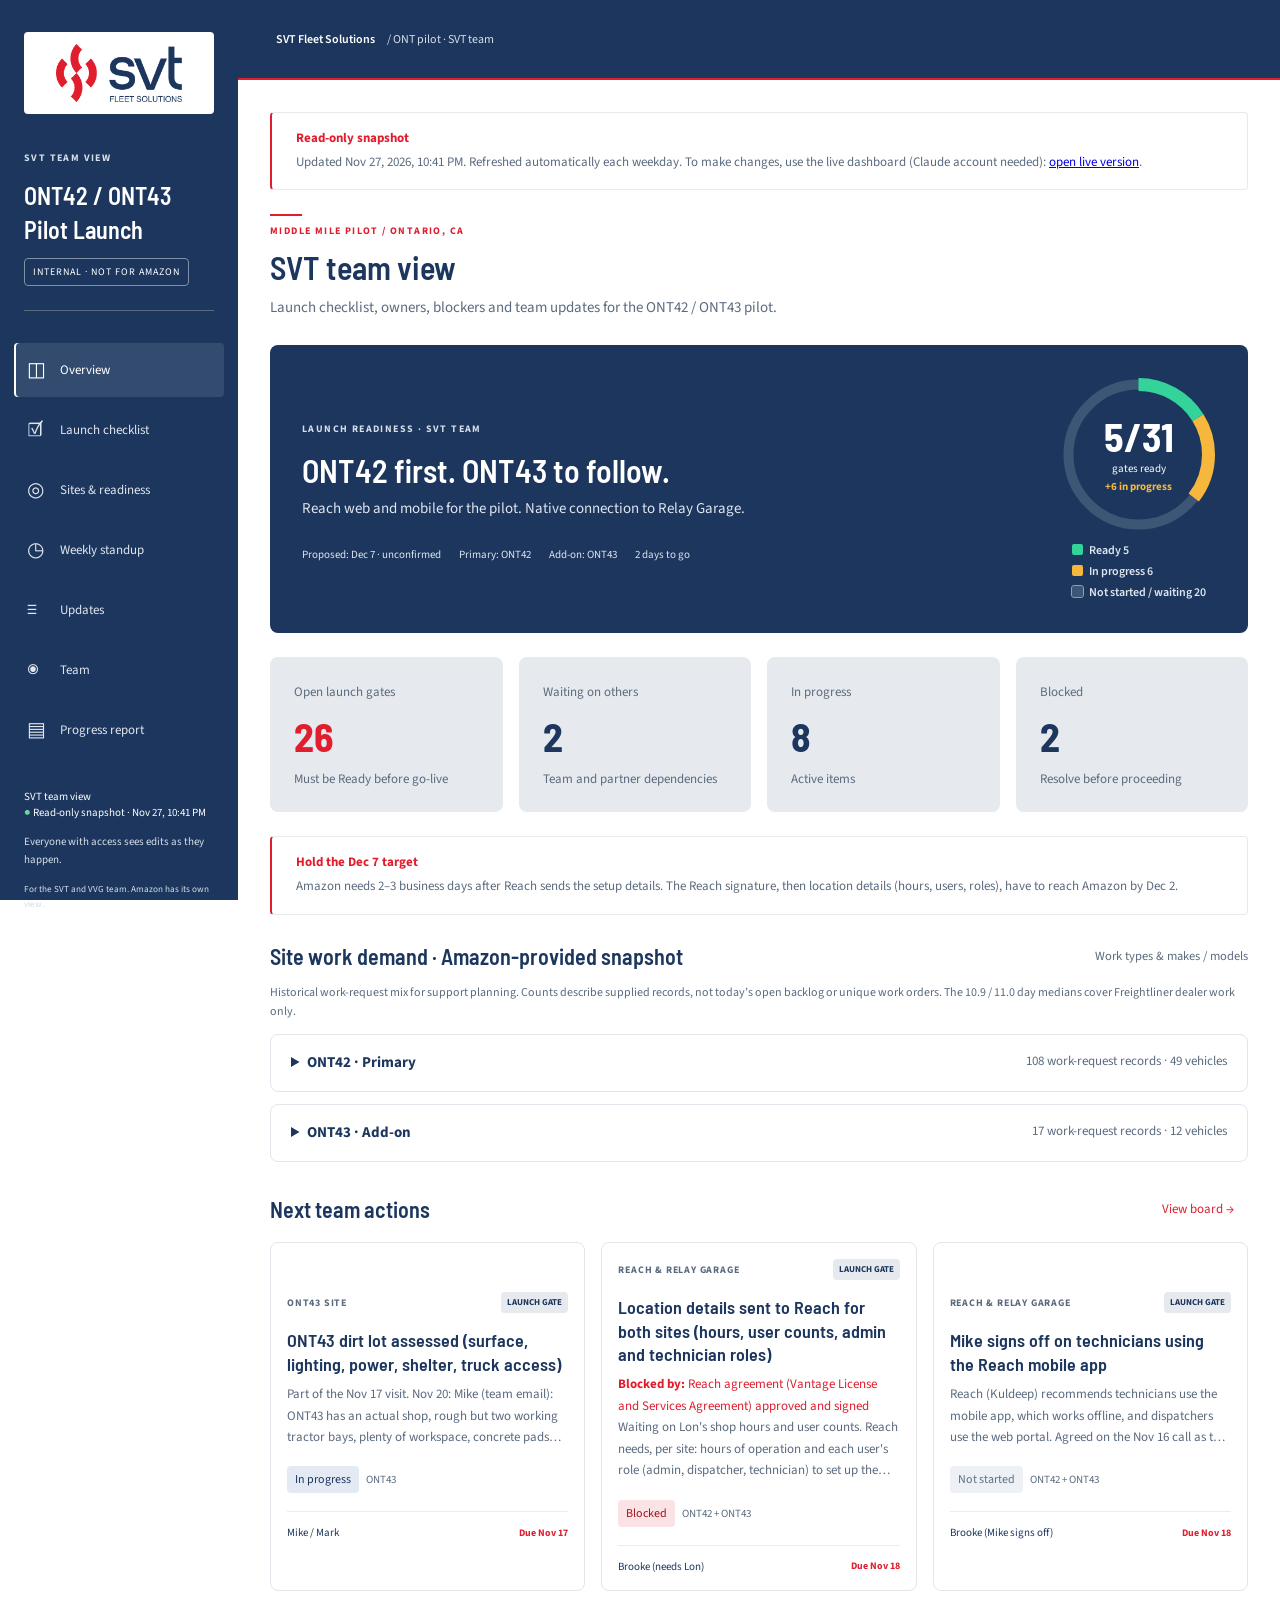
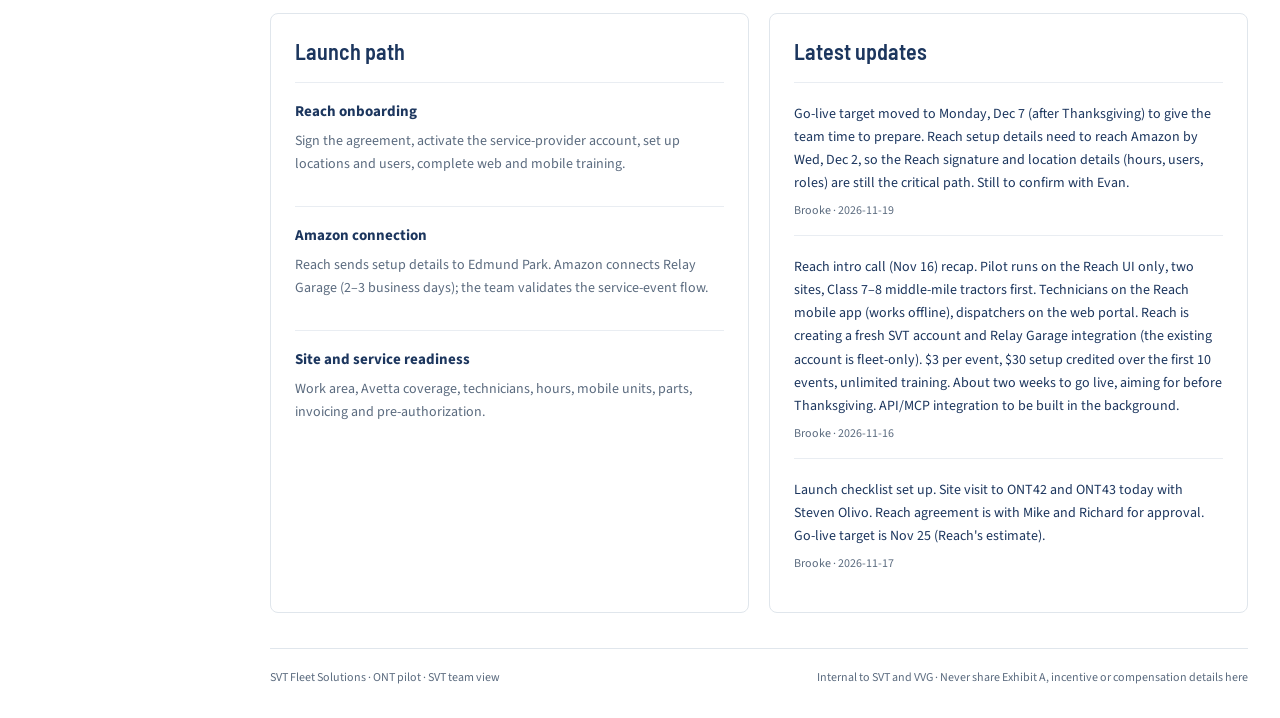
<file: docs/team/index.html>
<!doctype html><html lang="en"><head><meta charset="utf-8"><meta name="viewport" content="width=device-width,initial-scale=1"><meta name="robots" content="noindex,nofollow"><script>
window.__SNAPSHOT = {"at":"2026-11-27T22:41:56+00:00","live":"https://claude.ai/artifact/57pZLpxJVW2gb8xTgxj77H","data":{"readiness":[{"amazon":"Show","amazonText":"Reach service agreement signed","area":"Contract & terms","due":"2026-11-23","evidence":"Sent to Mike and Richard Nov 17, 11:55 AM CT. Richard Barron (Nov 17, 5:49 PM ET): innovation can't sign contracts, so Mike should send it to Matt Flannery for review. Mike (Nov 17, 9:50 PM ET): he will get it to Matt Flannery to start the SaaS review process. Nov 18, 9:54 AM CT: Brooke asked Mike whether to reassign the DocHub signature to him, aiming to finish before Thanksgiving. Nov 18, 10:26 AM ET: Reach (Kuldeep Rana) sent a DocHub reminder to review and sign. Nov 19, 10:32 AM: Brooke asked Mike for an update (Sid at Reach asked if SVT has questions or concerns). Mike, Nov 19, 2:05 PM: forwarded and spelled out the opportunity to In House Counsel and Global IT, copied Scott Z, asked for a quick turnaround; expects a quick review because VTC likely has a similar agreement for Velocity. SVT still needs its own agreement. Mike, Nov 19, 7:46 PM ET, on reassigning the DocHub signature to him: \"Yes Please. I am walking it thru the process now.\" Next: Brooke reassigns the DocHub signature to Mike. Not signed yet. Nov 20 (Amazon Pilot Review call): agreement still unsigned and it is holding up technician training and the Relay Garage connection. Mike to call Matt Flannery today and check ContractSafe for an existing Velocity signature first. Nov 23, 7:56 AM ET: Kuldeep (Reach) circled back for an update on the agreement. Mike replied 8:58 AM ET (Evan, Edmund Park and Mack Al Karam copied): it is with Global IT and in house counsel and he is following up to get approval or feedback and complete it today. Still not signed.","gate":"Gate","id":"rd01","item":"Reach agreement (Vantage License and Services Agreement) approved and signed","order":1,"owner":"Mike (signer, once reassigned in DocHub) / In House Counsel and Global IT (review)","party":"SVT","ref":"p1-ti-09","site":"ONT42 + ONT43","status":"In progress","updatedAt":"2026-11-23T15:05:00Z","updatedBy":"Automatic close-out"},{"amazon":"Hide","area":"Contract & terms","due":"","evidence":"Evan, Nov 16: Amazon does not cover Reach event fees.","gate":"Gate","id":"rd02","item":"Reach fee terms understood ($3 per event is SVT's cost; $30 setup credited after 10 events)","order":2,"owner":"Brooke","ref":"","site":"ONT42 + ONT43","status":"Ready","updatedAt":"2026-11-17T19:00:00Z"},{"amazon":"Show","amazonText":"Reach onboarding session held","area":"Reach & Relay Garage","due":"","evidence":"Held Nov 16 with Sidhant Mishra.","gate":"Gate","id":"rd04","item":"Reach onboarding session held","order":4,"owner":"Brooke","party":"SVT + Reach","ref":"p1-ti-01","site":"ONT42 + ONT43","status":"Ready","updatedAt":"2026-11-17T19:00:00Z"},{"amazon":"Show","amazonText":"Reach intake form submitted","area":"Reach & Relay Garage","due":"","evidence":"Submitted Nov 16 (per Brooke's update to Evan).","gate":"Gate","id":"rd05","item":"Reach intake form submitted (signing authority, company details, registered address)","order":5,"owner":"Brooke","party":"SVT","ref":"p1-ti-08","site":"ONT42 + ONT43","status":"Ready","updatedAt":"2026-11-17T19:00:00Z"},{"amazon":"Show","amazonText":"SVT service-provider account active in Reach","area":"Reach & Relay Garage","due":"","evidence":"Kuldeep sent the agreement via DocHub Nov 17. Account goes live after signing. The existing Reach account is a fleet account (non-participating, with a backend Relay Garage link for that location); fleet workflows differ, so Reach is creating a fresh account and a fresh Relay Garage integration. Nov 20 (Amazon Pilot Review call): the Reach account was set up as \"fleet\" instead of \"service\". Edmund Park (Amazon) corrects it once the agreement is signed. Brooke to check the account status.","gate":"Gate","id":"rd06","item":"New SVT service-provider account active in Reach (the existing account is fleet-only)","order":6,"owner":"Reach (Kuldeep Rana)","party":"Reach","ref":"","site":"ONT42 + ONT43","status":"In progress","updatedAt":"2026-11-20T22:23:39Z","updatedBy":"Automatic close-out"},{"amazon":"Show","amazonText":"Site details (hours, users, roles) sent to Reach","area":"Reach & Relay Garage","blockedBy":"rd01","due":"2026-11-18","evidence":"Waiting on Lon's shop hours and user counts. Reach needs, per site: hours of operation and each user's role (admin, dispatcher, technician) to set up the locations and schedule training.","gate":"Gate","id":"rd07","item":"Location details sent to Reach for both sites (hours, user counts, admin and technician roles)","order":7,"owner":"Brooke (needs Lon)","party":"SVT","ref":"p1-ti-03","resumeStatus":"Not started","site":"ONT42 + ONT43","status":"Blocked","updatedAt":"2026-11-19T22:31:05.600Z","updatedBy":"Brooke"},{"amazon":"Show","amazonText":"Reach credentials shared and Relay Garage connection completed","area":"Reach & Relay Garage","blockedBy":"rd01","due":"","evidence":"Takes 2 to 3 business days after Reach shares the locations.","gate":"Gate","id":"rd08","item":"Reach shares credentials with Edmund Park and Amazon finishes the Relay Garage connection","order":8,"owner":"Reach / Edmund Park (Amazon)","party":"Reach + Amazon","ref":"p1-ti-12","resumeStatus":"Not started","site":"ONT42 + ONT43","status":"Blocked","updatedAt":"2026-11-19T22:31:24.301Z","updatedBy":"Brooke"},{"amazon":"Show","amazonText":"SVT's Relay Garage vendor record confirmed and flowing both ways","area":"Reach & Relay Garage","due":"","evidence":"Evan, Nov 13: SVT is set up in Relay Garage as a selectable vendor.","gate":"Gate","id":"rd09","item":"SVT's Relay Garage record confirmed set up and flowing both ways","order":9,"owner":"Brooke","party":"SVT + Amazon","ref":"p1-ti-13","site":"ONT42 + ONT43","status":"Not started","updatedAt":"2026-11-17T19:00:00Z"},{"amazon":"Hide","area":"Reach & Relay Garage","due":"2026-11-18","evidence":"Reach (Kuldeep) recommends technicians use the mobile app, which works offline, and dispatchers use the web portal. Agreed on the Nov 16 call as the most streamlined setup; Brooke to confirm with Mike.","gate":"Gate","id":"rd10","item":"Mike signs off on technicians using the Reach mobile app","order":10,"owner":"Brooke (Mike signs off)","ref":"p1-ti-10","site":"ONT42 + ONT43","status":"Not started","updatedAt":"2026-11-17T21:00:00Z"},{"amazon":"Show","amazonText":"Reach training completed (dispatchers and technicians)","area":"Reach & Relay Garage","due":"2026-11-20","evidence":"Schedule once Reach shares credentials. Unlimited training sessions are included at no charge. Nov 20 (Amazon Pilot Review call): Reach is willing to run 2 training sessions and Brooke coordinates setup. Technicians must be picked first, and the agreement must be signed.","gate":"Gate","id":"rd11","item":"Reach trainings held: web portal (dispatchers) and mobile app (technicians)","order":11,"owner":"Brooke","party":"SVT + Reach","ref":"p1-ti-04","site":"ONT42 + ONT43","status":"Not started","updatedAt":"2026-11-20T22:23:39Z","updatedBy":"Automatic close-out"},{"amazon":"Hide","area":"Reach & Relay Garage","due":"","evidence":"Nov 16 call: agreed to build the Reach API/MCP link to the repair-order system in the background while the pilot runs on the Reach UI. Sidhant shared the API docs; Richard to forward them to Shane. Richard's later note: integration work follows the pilot tests.","gate":"Nice to have","id":"rd12","item":"VVG IT looped in (Reach API and MCP docs to Shane; Josh Picken's role confirmed)","order":12,"owner":"Richard Barron","ref":"p1-ti-11","site":"ONT42 + ONT43","status":"In progress","updatedAt":"2026-11-17T21:00:00Z"},{"amazon":"Show","amazonText":"Site visit to ONT42 and ONT43","area":"Site access & safety","due":"2026-11-17","evidence":"Held Nov 17. Mike (Nov 17, 9:50 PM ET): \"A group of us visited two large fleet locations today and they are ready to start sending us work as soon as we are ready.\" No written debrief yet on the ONT42 work area or the ONT43 lot.","gate":"Gate","id":"rd13","item":"Site visit to ONT42 and ONT43 held","order":13,"owner":"Mike / Mark","party":"SVT + Amazon","ref":"p1-sa-01","site":"ONT42 + ONT43","status":"Ready","updatedAt":"2026-11-18T14:55:00Z"},{"amazon":"Show","amazonText":"Insurance (COI) and site access requirements confirmed","area":"Site access & safety","due":"2026-11-17","evidence":"No badge or orientation; vest required; gate code by email (Steven Olivo, Nov 12). Spec: $1M CSL, holder in Owings Mills.","gate":"Gate","id":"rd14","item":"COI and escort requirements confirmed","order":14,"owner":"Brooke","party":"SVT","ref":"p1-sa-03","site":"ONT42 + ONT43","status":"Ready","updatedAt":"2026-11-17T18:45:57.909Z"},{"amazon":"Show","amazonText":"Avetta coverage confirmed for SVT technicians","area":"Site access & safety","due":"2026-11-18","evidence":"Ask DTNA (Shawn Pham) or Evan which Avetta record covers SVT techs.","gate":"Gate","id":"rd15","item":"Avetta coverage confirmed (under the DTNA dealer umbrella, or SVT registers directly)","order":15,"owner":"Brooke","party":"SVT","ref":"p1-sa-04","site":"ONT42 + ONT43","status":"Not started","updatedAt":"2026-11-17T19:00:00Z"},{"amazon":"Show","amazonText":"SVT work area at ONT42 agreed","area":"Site access & safety","due":"","evidence":"Nov 20: Rev D repair area plan puts the SVT zone at the west dead end, out of AFP tractor traffic: 4-position container shop, 100-ft apron, 8-stall ready line, power, fluids and defuel pads. Needs the west-end stalls released and landlord OK (see the stalls item). Earlier: scope it on the Nov 17 visit. Nov 20: Mike (team email, 3:35 PM ET): ONT42 has plenty of workspace set aside, curbs break it up a little, concrete pads may be needed for lift capability. Pilot Review: 2 solid covered work bays, storage possible between them. Evan (Nov 20): ONT42 has tight space.","gate":"Gate","id":"rd16","item":"SVT work area at ONT42 defined (Rev D plan: west dead-end zone, about 265 × 201 ft)","order":16,"owner":"Mike / Mark","party":"SVT + Amazon","ref":"p1-sa-05","site":"ONT42","status":"Not started","updatedAt":"2026-11-20T22:23:39Z","updatedBy":"Automatic close-out"},{"amazon":"Show","amazonText":"Technicians assigned","area":"People, parts & equipment","due":"2026-11-25","evidence":"ONT42 Repair Area Plan, Rev D (Nov 20), priority item 4: name 3 techs + a lead on day shift, and the Corona techs on loan for the opening backlog. 22 owned units were down on Oct 29; about 11 new requests arrive a month. Earlier: includes Corona's 12 techs under VTC. Nov 20 (Amazon Pilot Review call): technicians not yet selected and must be picked before training. Lon is building a staffing model (14 techs, a manager and 2 admin or parts), due before Monday Nov 23.","gate":"Gate","id":"rd17","item":"Technicians assigned and availability confirmed (3 techs + a lead, plus Corona techs on loan for the start)","order":17,"owner":"Lon","party":"SVT","ref":"p1-lp-01","site":"ONT42 + ONT43","status":"In progress","updatedAt":"2026-11-20T22:23:39Z","updatedBy":"Automatic close-out"},{"amazon":"Show","amazonText":"Service levels and shop hours set","area":"People, parts & equipment","due":"2026-11-18","evidence":"Needed for the Reach setup.","gate":"Gate","id":"rd18","item":"Service levels and shop hours defined (response time, shifts, pickup and delivery, CNG)","order":18,"owner":"Lon","party":"SVT","ref":"p1-lp-06","site":"ONT42 + ONT43","status":"Waiting","updatedAt":"2026-11-17T19:00:00Z"},{"amazon":"Show","amazonText":"Mobile service units ready","area":"People, parts & equipment","due":"","evidence":"","gate":"Gate","id":"rd19","item":"Mobile service units ready for on-site work","order":19,"owner":"","party":"SVT","ref":"p1-lp-02","site":"ONT42 + ONT43","status":"Not started","updatedAt":"2026-11-17T19:00:00Z"},{"amazon":"Show","amazonText":"Parts plan in place","area":"People, parts & equipment","due":"2026-12-01","evidence":"ONT42 Repair Area Plan, Rev D (Nov 20), priority item 6: stock clutch kits, CNG ignition parts and coolant parts for the repeat tractors, and set up a local Volvo parts source. Nine tractors made 42% of requests; parts waits drive the long repairs today. Earlier: confirm run-out terms and contacts.","gate":"Gate","id":"rd20","item":"Parts plan in place, including Volvo parts through the local Volvo dealer","order":20,"owner":"Lon","party":"SVT","ref":"p1-lp-03","site":"ONT42 + ONT43","status":"Not started","updatedAt":"2026-11-20T19:00:00Z"},{"amazon":"Show","amazonText":"Plan for the existing ONT42 repair backlog","area":"People, parts & equipment","due":"","evidence":"","gate":"Nice to have","id":"rd21","item":"Plan for the existing ONT42 service-request backlog","order":21,"owner":"","party":"SVT + Amazon","ref":"p1-lp-04","site":"ONT42","status":"Not started","updatedAt":"2026-11-17T19:00:00Z"},{"amazon":"Show","amazonText":"Invoicing path through DTNA / Corcentric confirmed","area":"Billing","due":"","evidence":"","gate":"Gate","id":"rd22","item":"Invoicing path through DTNA/Corcentric confirmed and SVT billing owner named","order":22,"owner":"","party":"SVT + Amazon","ref":"p1-ti-06","site":"ONT42 + ONT43","status":"Not started","updatedAt":"2026-11-17T19:00:00Z"},{"amazon":"Show","amazonText":"Pre-authorization threshold confirmed for Reach","area":"Billing","due":"","evidence":"Agree who asks Evan.","gate":"Gate","id":"rd23","item":"Pre-authorization threshold confirmed (about $1,000 per OEM) and what it becomes in Reach","order":23,"owner":"","party":"SVT + Amazon","ref":"p1-st-02","site":"ONT42 + ONT43","status":"Not started","updatedAt":"2026-11-17T19:00:00Z"},{"amazon":"Show","amazonText":"Operating model chosen (on site, off site nearby, or ONT43)","area":"Scope & success measures","due":"2026-11-24","evidence":"ONT42 Repair Area Plan, Rev D (Nov 20), priority item 1: Rev D recommends Option A (on-site container shop at the west end) with B (mobile + off-site) as the fallback; bring both to Evan. Evan asked for an option A and B after the visit. Option C if ONT43 is added: ONT42 shop serves ONT43. Nov 20, Evan (email to Mike): \"ONT45 can't take work, ONT43 is a dirt lot, and ONT42 has tight space. That leads me to think the most practical approach is to have SVT ferry units to the Fontana B&M location, where the work can be completed.\" Mike placed a hold for Tue Nov 24 (Evan not yet confirmed) and plans to propose SVT as primary provider at ONT42, ONT43 and ONT45. Nov 23, Evan (email to Mike and Steven Olivo, 10:05 AM CT): \"We'd like SVT to take this work at Velocity Truck Center in Fontana, since our yards at ONT42, ONT43, and ONT45 don't have the space for major repairs. Our site teams would open the work request in Relay Garage and assign it to SVT. SVT would collect the unit, provide the estimate offline for now since we're not integrated yet, complete the repair, return the unit, and pick up the next one on the same trip where possible.\" Amazon's preferred model is now in writing. SVT has not yet confirmed it.","gate":"Gate","id":"rd24","item":"Operating model decided: off site nearby, ferry units to ONT43, or mobile on site plus off site","order":24,"owner":"Mike","party":"SVT + Amazon","ref":"p1-st-01","site":"ONT42 + ONT43","status":"In progress","updatedAt":"2026-11-23T22:22:15Z","updatedBy":"Automatic close-out"},{"amazon":"Show","amazonText":"Start date agreed and ONT42 work requests routed to SVT","area":"Scope & success measures","due":"","evidence":"Nov 19: Brooke moved the proposed go-live to Mon Dec 7 (after Thanksgiving) to allow prep time; still to confirm with Evan. Reach setup details must reach Amazon by Wed Dec 2. Earlier: Reach targeted about Nov 25; Mike's Nov 13 debrief mentioned Jan 1. Nov 20: next-steps call with Evan held for Tue Nov 24 (placeholder from Mike, Evan has not confirmed). Nov 23, Evan (email to Mike): \"Our goal is to get the first units into your queue by end of day Monday.\" He asked when VTC Fontana could start accepting units and said: \"I'm happy to hold a call early next week, but I don't want it to hold up the first units.\" Amazon wants transmission and engine work to start at VTC Fontana before Reach is live, with estimates offline. Start date still not agreed.","gate":"Gate","id":"rd25","item":"Target start date agreed and FAS confirms ONT42 work requests route to SVT","order":25,"owner":"Brooke","party":"Amazon","ref":"p1-st-03","site":"ONT42 + ONT43","status":"Waiting","updatedAt":"2026-11-23T22:22:15Z","updatedBy":"Automatic close-out"},{"amazon":"Show","amazonText":"Success measures and baseline agreed","area":"Scope & success measures","due":"2026-11-25","evidence":"ONT42 Repair Area Plan, Rev D (Nov 20), priority item 8: lock 10.9-day median, 80% over 7 days, 39% over 14 with Evan. This is Amazon's own baseline, so pilot results compare directly.","gate":"Gate","id":"rd26","item":"Success measures and baseline agreed with Evan (median days, share over 7 and 14 days, units down)","order":26,"owner":"Brooke","party":"SVT + Amazon","ref":"p1-st-04","site":"ONT42 + ONT43","status":"Not started","updatedAt":"2026-11-20T19:00:00Z"},{"amazon":"Show","amazonText":"SVT's view on adding other ONT sites","area":"Scope & success measures","due":"","evidence":"Evan asked the group Nov 16. Answer after Mike's visit debrief. Nov 20: Mike asked Evan for a next-steps meeting and plans to propose SVT as primary provider at ONT42, ONT43 and ONT45. Evan asked for SVT's capability and capacity fit for the Inland Empire before the meeting.","gate":"Nice to have","id":"rd27","item":"SVT's view sent to Evan on adding other ONT sites","order":27,"owner":"Brooke","party":"SVT","ref":"","site":"ONT42 + ONT43","status":"In progress","updatedAt":"2026-11-20T22:23:39Z","updatedBy":"Automatic close-out"},{"amazon":"Hide","area":"Communication","due":"2026-11-20","evidence":"Status sent Nov 16 (10:27 AM). Go-live date still to confirm.","gate":"Gate","id":"rd28","item":"Evan told the Reach status, contacts and go-live date","order":28,"owner":"Brooke","ref":"p1-cg-04","site":"ONT42 + ONT43","status":"In progress","updatedAt":"2026-11-17T19:00:00Z"},{"amazon":"Hide","area":"Communication","due":"","evidence":"","gate":"Nice to have","id":"rd29","item":"Internal ONT42 recap sent to Mike, Lon and Mark","order":29,"owner":"Brooke","ref":"p1-cg-01","site":"ONT42 + ONT43","status":"Not started","updatedAt":"2026-11-17T19:00:00Z"},{"amazon":"Hide","area":"Communication","due":"","evidence":"Mike assigns owners for unassigned launch items at the first check-in.","gate":"Nice to have","id":"rd30","item":"Weekly internal pilot check-in set (owner, day, time)","order":30,"owner":"Mike","ref":"p1-cg-02","site":"ONT42 + ONT43","status":"Not started","updatedAt":"2026-11-17T19:00:00Z"},{"amazon":"Show","amazonText":"ONT43 lot assessed (surface, lighting, power, truck access)","area":"ONT43 site","due":"2026-11-17","evidence":"Part of the Nov 17 visit. Nov 20: Mike (team email): ONT43 has an actual shop, rough but two working tractor bays, plenty of workspace, concrete pads could be poured if needed. Pilot Review: back area is uneven dirt and the \"dirt spot\" Evan mentioned will not work. Lighting, power and truck access not yet recorded.","gate":"Gate","id":"rd31","item":"ONT43 dirt lot assessed (surface, lighting, power, shelter, truck access)","order":31,"owner":"Mike / Mark","party":"SVT","ref":"p1-o43-03","site":"ONT43","status":"In progress","updatedAt":"2026-11-20T22:23:39Z","updatedBy":"Automatic close-out"},{"amazon":"Show","amazonText":"ONT43 site requirements confirmed","area":"ONT43 site","due":"","evidence":"","gate":"Gate","id":"rd32","item":"ONT43 site requirements confirmed to match ONT42 (vest, no badge or orientation)","order":32,"owner":"","party":"SVT + Amazon","ref":"p1-o43-02","site":"ONT43","status":"Not started","updatedAt":"2026-11-17T19:00:00Z"},{"amazon":"Hide","area":"ONT43 site","due":"","evidence":"","gate":"Nice to have","id":"rd33","item":"ONT42 to ONT43 distance measured and nearest SVT shop identified","order":33,"owner":"","ref":"p1-o43-04","site":"ONT43","status":"Not started","updatedAt":"2026-11-17T19:00:00Z"},{"amazon":"Hide","area":"People, parts & equipment","due":"2026-11-24","evidence":"ONT42 Repair Area Plan, Rev D (Nov 20), priority item 2. Lets SVT take drivetrain jobs on site from day one instead of sending them to the dealer.","gate":"Gate","id":"rd34","item":"Phase 1 spend approved: canopy rental, steel plates, 20-ft container, generator, lights, 2 service trucks","order":34,"owner":"Mike","party":"SVT","ref":"plan-revd","site":"ONT42","status":"Not started","updatedAt":"2026-11-20T19:00:00Z","updatedBy":"Brooke"},{"amazon":"Hide","area":"Site access & safety","due":"2026-11-25","evidence":"ONT42 Repair Area Plan, Rev D (Nov 20), priority item 3. Gates Option A. Phil Hines warned that some APP leases ban wet work.","gate":"Gate","id":"rd35","item":"West-end stalls released, and landlord OK for the structure, wet work and propane","order":35,"owner":"Brooke → Evan, FAS","party":"SVT","ref":"plan-revd","site":"ONT42","status":"Not started","updatedAt":"2026-11-20T19:00:00Z","updatedBy":"Brooke"},{"amazon":"Hide","area":"People, parts & equipment","due":"2026-12-01","evidence":"ONT42 Repair Area Plan, Rev D (Nov 20), priority item 5. 92% of in-scope units are CNG, and 69% of requests are drivetrain.","gate":"Gate","id":"rd36","item":"CNG safety and tooling ready: defuel method, gas detection, transmission jacks, gantry, diagnostic licenses","order":36,"owner":"Lon","party":"SVT","ref":"plan-revd","site":"ONT42","status":"Not started","updatedAt":"2026-11-20T19:00:00Z","updatedBy":"Brooke"},{"amazon":"Hide","area":"Scope & success measures","due":"2026-11-24","evidence":"ONT42 Repair Area Plan, Rev D (Nov 20), priority item 7. 102 Volvo CNG units are missing from the DTNA data. Their work sets whether 4 positions stay enough.","gate":"Nice to have","id":"rd37","item":"Ask Evan: will Volvo-dealer work route to SVT, and can we get labor hours per job?","order":37,"owner":"Brooke","party":"SVT","ref":"plan-revd","site":"ONT42","status":"Not started","updatedAt":"2026-11-20T19:00:00Z","updatedBy":"Brooke"},{"amazon":"Hide","area":"Site access & safety","due":"2026-12-05","evidence":"ONT42 Repair Area Plan, Rev D (Nov 20), priority item 9. The lot is dirt and has no power at the west end. Pad design and permits set the Phase 2 timeline.","gate":"Nice to have","id":"rd38","item":"Ground check, photos and permits (City of San Bernardino, fire) for the canopy, containers and propane","order":38,"owner":"Mike / Mark","party":"SVT","ref":"plan-revd","site":"ONT42","status":"Not started","updatedAt":"2026-11-20T19:00:00Z","updatedBy":"Brooke"},{"amazon":"Hide","area":"ONT45 site","due":"","evidence":"Planning started Nov 20. ONT45 is not yet part of the pilot; raise it once ONT42 results are in or sooner if Evan asks. Nov 20: Evan wrote that ONT45 can't take work. Mike plans to raise ONT45 anyway (avoid the tow bills each way to ONT43 for basic PMs, possibly rent space across the street).","gate":"Nice to have","id":"rd39","item":"ONT45 confirmed in scope with Evan, with the site owner and FAS contacts named","order":39,"owner":"Brooke","party":"SVT","ref":"ont45-plan","site":"ONT45","status":"Not started","updatedAt":"2026-11-20T22:23:39Z","updatedBy":"Automatic close-out"},{"amazon":"Hide","area":"ONT45 site","due":"","evidence":"No ONT45 RO history on file: the Oct 27 DTNA export covers ONT42 and ONT43 only and is Freightliner-dealer work. 38 of ONT45's 57 owned tractors are Volvo, so the Volvo channel matters most here.","gate":"Nice to have","id":"rd40","item":"ONT45 work-request history requested from Evan (DTNA export plus Volvo dealer work)","order":40,"owner":"Brooke","party":"SVT","ref":"ont45-plan","site":"ONT45","status":"Not started","updatedAt":"2026-11-20T20:00:00Z","updatedBy":"Brooke"},{"amazon":"Hide","area":"ONT45 site","due":"","evidence":"Use the ONT42 Rev D plan as the template for what to look at.","gate":"Nice to have","id":"rd41","item":"Site visit to ONT45 at 19295 Harvill Ave, Perris (yard space, surface, power, gate, where a repair zone could go)","order":41,"owner":"Mike / Mark","party":"SVT","ref":"ont45-plan","site":"ONT45","status":"Not started","updatedAt":"2026-11-20T20:00:00Z","updatedBy":"Brooke"},{"amazon":"Hide","area":"ONT45 site","due":"","evidence":"SVT Corona / Inland Empire is the nearest named coverage. Measure drive times before sizing.","gate":"Nice to have","id":"rd42","item":"Coverage plan for Perris: nearest SVT shop, drive time from Corona and ONT42, techs, mobile vs on-site","order":42,"owner":"Lon","party":"SVT","ref":"ont45-plan","site":"ONT45","status":"Not started","updatedAt":"2026-11-20T20:00:00Z","updatedBy":"Brooke"},{"amazon":"Hide","area":"ONT45 site","due":"","evidence":"36 of ONT45's 49 owned CNG tractors are Volvo (32 VNL64T300). 9 of the 13 owned units down on Oct 29 were Volvo CNG.","gate":"Nice to have","id":"rd43","item":"Volvo CNG readiness for ONT45's owned Volvos: diagnostics, parts source, warranty path","order":43,"owner":"Lon","party":"SVT","ref":"ont45-plan","site":"ONT45","status":"Not started","updatedAt":"2026-11-20T20:00:00Z","updatedBy":"Brooke"},{"amazon":"Hide","area":"ONT45 site","due":"","evidence":"Confirm whether ONT42's access terms carry over.","gate":"Nice to have","id":"rd44","item":"Site access at ONT45 confirmed (DTNA Avetta clearance, vest, gate code)","order":44,"owner":"Brooke","party":"SVT","ref":"ont45-plan","site":"ONT45","status":"Not started","updatedAt":"2026-11-20T20:00:00Z","updatedBy":"Brooke"},{"amazon":"Hide","area":"ONT45 site","due":"","evidence":"Same setup as ONT42 and ONT43: hours, user counts, admin and technician roles.","gate":"Nice to have","id":"rd45","item":"ONT45 location added in Reach and Relay Garage once in scope","order":45,"owner":"Brooke","party":"SVT","ref":"ont45-plan","site":"ONT45","status":"Not started","updatedAt":"2026-11-20T20:00:00Z","updatedBy":"Brooke"},{"amazon":"Hide","area":"Scope & success measures","due":"2026-11-23","evidence":"Evan, Nov 20: \"If you can share your proposed best fit of capability and capacity against our demand in the Inland Empire market, I'd like to review it ahead of the meeting so we can move forward quickly.\" Mike (Nov 20): working on a brief plan to share with him. Nov 23, Evan narrowed it to: when VTC Fontana could start accepting units and how many per week, who at VTC Fontana coordinates scheduling day to day, expected turnaround on transmission repairs, pickup and delivery capacity, and coverage over the holiday week. Demand he gave: ONT43 has at least 7 transmissions out of service, and he expects transmission and engine work out of ONT42 at roughly 4 to 5 units a week. Not answered in any source seen today.","gate":"Gate","id":"rd46","item":"SVT capability and capacity plan for the Inland Empire sent to Evan before the next-steps call","order":46,"owner":"Mike","ref":"","site":"ONT42 + ONT43","status":"Not started","updatedAt":"2026-11-23T22:22:15Z","updatedBy":"Automatic close-out"},{"amazon":"Hide","area":"People, parts & equipment","due":"2026-11-24","evidence":"Named by Evan, Nov 23 (email to Mike): SVT to take the work at Velocity Truck Center in Fontana. He asked who at VTC Fontana should coordinate scheduling day to day, the expected transmission turnaround, pickup and delivery capacity, and coverage over the holiday week. Estimates go offline until Reach and Relay Garage are integrated. Evan added Daniel Padilla and Leonardo Ruiz (ONT43) to coordinate the first units.","gate":"Gate","id":"rd47","item":"VTC Fontana ready to take Amazon units: day-to-day scheduling contact named, weekly capacity, transmission turnaround, pickup and delivery, holiday-week coverage, offline estimate process","order":47,"owner":"Mike","party":"SVT + Amazon","ref":"","site":"ONT42 + ONT43","status":"Not started","updatedAt":"2026-11-23T22:22:15Z","updatedBy":"Automatic close-out"}],"updates":[{"amazon":true,"amazonText":"Reach onboarding is underway. Reach is creating SVT's service-provider account with a new Relay Garage integration for ONT42 and ONT43. SVT dispatchers will use the Reach web portal and technicians the Reach mobile app. Reach estimates about two weeks to go live, targeting before Thanksgiving.","at":"2026-11-17T21:00:00Z","by":"","byName":"Brooke","date":"2026-11-16","id":"u-20261117-reach-notes","text":"Reach intro call (Nov 16) recap. Pilot runs on the Reach UI only, two sites, Class 7–8 middle-mile tractors first. Technicians on the Reach mobile app (works offline), dispatchers on the web portal. Reach is creating a fresh SVT account and Relay Garage integration (the existing account is fleet-only). $3 per event, $30 setup credited over the first 10 events, unlimited training. About two weeks to go live, aiming for before Thanksgiving. API/MCP integration to be built in the background."},{"at":"2026-11-17T19:30:00Z","by":"","byName":"Brooke","date":"2026-11-17","id":"u-20261117-start","text":"Launch checklist set up. Site visit to ONT42 and ONT43 today with Steven Olivo. Reach agreement is with Mike and Richard for approval. Go-live target is Nov 25 (Reach's estimate)."},{"at":"2026-11-19T20:30:00Z","by":"","byName":"Brooke","date":"2026-11-19","id":"u-20261119-golive","text":"Go-live target moved to Monday, Dec 7 (after Thanksgiving) to give the team time to prepare. Reach setup details need to reach Amazon by Wed, Dec 2, so the Reach signature and location details (hours, users, roles) are still the critical path. Still to confirm with Evan."}]}};
(function(){
  var D = window.__SNAPSHOT.data, ro = function(){ return Promise.reject({code:"invalid_argument", message:"This is a read-only snapshot."}); };
  function rows(c){ return (D[c]||[]).map(function(r){ var o = Object.assign({}, r); var id = o.id; delete o.id; return {id:id, exists:true, data:function(){ return o; }}; }); }
  function snap(c){ var d = rows(c); return {docs:d, size:d.length, empty:!d.length, metadata:{fromCache:false, hasPendingWrites:false}, docChanges:function(){ return []; }}; }
  function col(c){ return {onSnapshot:function(n){ setTimeout(function(){ n(snap(c)); }, 0); return function(){}; }, get:function(){ return Promise.resolve(snap(c)); }, doc:function(id){ return {id:id||"x", get:function(){ return Promise.resolve({exists:false, data:function(){}}); }, set:ro, update:ro, delete:ro}; }, add:ro}; }
  window.claude = {use: function(n){
    if (n === "db") return Promise.resolve({collection:col, doc:function(p){ var a = p.split("/"), r = (D[a[0]]||[]).find(function(x){ return x.id === a[1]; }); return {get:function(){ return Promise.resolve({exists:!!r, data:function(){ return r; }}); }, set:ro, update:ro, delete:ro}; }});
    if (n === "user") return Promise.resolve({can:function(){ return Promise.resolve(false); }, me:function(){ return Promise.resolve({name:""}); }, id:function(){ return Promise.resolve(null); }, profiles:function(){ return Promise.resolve({}); }});
    return Promise.resolve(null);
  }};
  document.addEventListener("DOMContentLoaded", function(){
    var c = document.querySelector(".content"); if (!c) return;
    var t = new Date(window.__SNAPSHOT.at).toLocaleString([], {month:"short", day:"numeric", year:"numeric", hour:"numeric", minute:"2-digit"});
    c.insertAdjacentHTML("afterbegin", '<div class="alert" style="margin-top:0"><b>Read-only snapshot</b><p>Updated ' + t + '. Refreshed automatically each weekday. To make changes, use the live dashboard (Claude account needed): <a href="' + window.__SNAPSHOT.live + '" target="_blank" rel="noopener">open live version</a>.</p></div>');
  });
})();
</script>
</head><body><title>ONT Pilot · SVT Team</title>
<meta name="claude:viewport-fit-sides" content="cover">
<link rel="preconnect" href="https://fonts.googleapis.com">
<link rel="stylesheet" href="https://fonts.googleapis.com/css2?family=Barlow+Semi+Condensed:wght@600;700&family=Source+Sans+3:wght@400;500;600;700&display=swap">
<style>
/* Layout: same SVT shell as the Amazon pilot view (fixed navy sidebar, breadcrumb bar, view title). Views: Overview, Launch checklist (By area / Board / Table), Sites & readiness, Weekly standup, Updates, Team, Progress report. Items open in a right-hand drawer. */
:root{
  --navy:#1c365e;--red:#e01e2e;--red-hover:#be1927;--steel:#5b6b7f;--gray:#e6e9ed;
  --bg:#ffffff;--surface:#ffffff;--ink:#1c365e;--muted:#5b6b7f;--line:#e0e6ec;--line-2:#e9edf2;
  --chip:#edf1f6;--chip-ink:#5c7086;--field:#ffffff;--field-line:#d9e0e8;--field-ink:#23364b;
  --side:#1c365e;--side-ink:#e1e6ed;--side-muted:#d6dee8;--scrim:#0b1c32aa;
  --f-head:'Barlow Semi Condensed','Arial Narrow',Arial,sans-serif;--f-body:'Source Sans 3',Arial,sans-serif;
}
@media (prefers-color-scheme:dark){:root:not([data-theme="light"]){
  --bg:#0f1a2b;--surface:#16243a;--ink:#e6edf6;--muted:#a3b1c3;--line:#2a3a54;--line-2:#24344d;--gray:#1d2d47;
  --chip:#22344f;--chip-ink:#c4d0de;--field:#122036;--field-line:#2f4260;--field-ink:#e6edf6;--side:#0f2242;--scrim:#000a;--red:#ff4b58;--red-hover:#e23a47;color-scheme:dark}}
:root[data-theme="dark"]{
  --bg:#0f1a2b;--surface:#16243a;--ink:#e6edf6;--muted:#a3b1c3;--line:#2a3a54;--line-2:#24344d;--gray:#1d2d47;
  --chip:#22344f;--chip-ink:#c4d0de;--field:#122036;--field-line:#2f4260;--field-ink:#e6edf6;--side:#0f2242;--scrim:#000a;--red:#ff4b58;--red-hover:#e23a47;color-scheme:dark}
*{box-sizing:border-box}[hidden]{display:none!important}
body{margin:0;background:var(--bg);color:var(--ink);font-family:var(--f-body);font-size:15px}
button,input,select,textarea{font:inherit}button{cursor:pointer;color:inherit;background:var(--surface);border:1px solid var(--field-line);border-radius:7px;padding:10px 14px}
button:focus-visible,a:focus-visible,summary:focus-visible{outline:3px solid var(--red);outline-offset:3px}
h1,h2,h3{font-family:var(--f-head);font-weight:600;letter-spacing:0;color:var(--ink)}h1{font-size:32px;margin:10px 0}h2{font-size:22px}h3{font-size:15px}
p{line-height:1.65;color:var(--muted)}small{color:var(--muted)}
.shell{display:flex;min-height:100vh}
aside{width:238px;position:fixed;inset:0 auto 0 0;background:var(--side);color:var(--side-ink);padding:32px 24px;display:flex;flex-direction:column;z-index:3}
.brand{background:#fff;padding:16px;border-radius:4px;display:flex;align-items:center;justify-content:center;min-height:82px}.brand img{width:100%;max-width:160px;height:58px;object-fit:contain}
.project{padding:32px 0 24px;border-bottom:1px solid #5b6b7f}.project h3{font-size:24px;line-height:1.4;margin:12px 0;color:#fff}
.eyebrow{font-size:10px;font-weight:700;letter-spacing:1.4px;color:var(--muted);text-transform:uppercase}.project>.eyebrow{color:var(--side-muted)}
.pill{display:inline-block;line-height:1.6;font-size:10px;letter-spacing:1px;border:1px solid #8090a7;color:#fff;padding:5px 8px;border-radius:4px}
nav{margin:26px -10px}nav button{display:flex;align-items:center;gap:13px;background:none;border:0;color:#e1e6ed;width:100%;text-align:left;margin:6px 0;padding:13px;font-size:13px;border-radius:4px}
nav button span{font-size:20px;width:20px}nav button[aria-current="page"]{background:#ffffff1a;color:#fff;box-shadow:inset 2px 0 #fff}nav button:hover{background:#ffffff12}
.sidebottom{margin-top:auto;font-size:11px}.sidebottom p,.sidebottom small{color:var(--side-muted)}.live{color:#fff}
main{margin-left:238px;width:calc(100% - 238px)}
header.top{height:80px;display:flex;align-items:center;padding:0 38px;background:var(--navy);color:#fff;border-bottom:2px solid var(--red);font-size:12px;font-weight:600}header.top span{color:#d6dee8;margin-left:10px;font-weight:400}
.content{max-width:1550px;margin:auto;padding:32px}
.between{display:flex;justify-content:space-between;align-items:center;gap:16px}
.title{margin-bottom:24px}.title p{margin:0}.title .eyebrow:before{content:'';display:block;background:var(--red);height:2px;width:32px;margin-bottom:8px}.red{color:var(--red)}
.primary{background:var(--red);border-color:var(--red);color:#fff;font-weight:700;padding:12px 19px;border-radius:4px}.primary:hover{background:var(--red-hover)}.primary:disabled{opacity:.6}
.hero{background:var(--navy);border-radius:8px;padding:32px;display:flex;justify-content:space-between;color:#fff;gap:25px;align-items:center}
.hero h2{font-size:32px;margin:13px 0 8px;color:#fff}.hero p{color:#e0e6ee;margin:0}.hero .eyebrow{color:#d6dee8}
.heroTags{display:flex;gap:18px;font-size:11px;color:#e0e6ee;margin-top:25px;flex-wrap:wrap}
.ring-wrap{display:grid;justify-items:center;gap:10px}.ring-key{display:grid;gap:4px;font-size:12px;font-weight:600;color:#e0e6ee}.ring-key i{display:inline-block;width:11px;height:11px;border-radius:2px;margin-right:6px;vertical-align:-1px}.ring .ring-prog{font-size:11px;margin-top:3px;color:#f5b83d;font-weight:700}
.ring{width:155px;min-width:155px;height:155px;position:relative;display:grid;place-items:center}.ring svg{position:absolute;inset:0}.ring div{text-align:center;display:grid}.ring strong{font-family:var(--f-head);font-size:40px;font-weight:700;line-height:1}.ring span{font-size:11px;margin-top:5px}
.stats{display:grid;grid-template-columns:repeat(4,1fr);gap:16px;margin:24px 0}.stats article{background:var(--gray);border-radius:8px;padding:24px}
.stats article>span{font-size:13px;color:var(--muted)}.stats strong{display:block;font-family:var(--f-head);font-size:40px;font-weight:700;line-height:1.1;margin:12px 0;color:var(--ink)}.stats article:first-child strong{color:var(--red)}.stats small{font-size:13px;display:block}
.alert{background:var(--surface);border:1px solid var(--gray);border-left:2px solid var(--red);border-radius:4px;padding:16px 24px;margin:24px 0;font-size:13px}.alert b{color:var(--red)}.alert p{margin:5px 0 0}
.sectionhead{display:flex;align-items:center;justify-content:space-between;margin:28px 0 14px;gap:12px;flex-wrap:wrap}.sectionhead h2{margin:0}.sectionhead .link{background:none;border:0;color:var(--red);font-size:13px}
.cards{display:grid;grid-template-columns:repeat(3,1fr);gap:16px}
.task{text-align:left;display:block;width:100%;background:var(--surface);border:1px solid var(--line);border-radius:8px;padding:16px}.task:hover{border-color:var(--steel)}
.task .eyebrow{font-size:10px;letter-spacing:.8px}.gate{color:var(--ink);background:var(--gray);font-size:9px;font-weight:700;padding:4px 6px;border-radius:4px;white-space:nowrap}
.task h3{font-size:18px;line-height:1.3;margin:16px 0 8px}.task p{font-size:13px;margin:0;display:-webkit-box;-webkit-line-clamp:3;-webkit-box-orient:vertical;overflow:hidden}
.tags{display:flex;gap:7px;align-items:center;font-size:11px;color:var(--muted);margin:18px 0;flex-wrap:wrap}
.status{display:inline-block;padding:5px 8px;background:var(--chip);color:var(--chip-ink);border-radius:4px;font-size:12px;white-space:nowrap}
.status.s-done{background:#e3f1e8;color:#1f6b45}.status.s-blocked{background:#fbe3e5;color:#a0121c}.status.s-prog{background:#e3eaf4;color:#1c365e}
@media (prefers-color-scheme:dark){:root:not([data-theme="light"]) .status.s-done{background:#163a2b;color:#8fe0b5}:root:not([data-theme="light"]) .status.s-blocked{background:#43191e;color:#ff9aa1}:root:not([data-theme="light"]) .status.s-prog{background:#1d3150;color:#a9c6ef}}
.taskfoot{display:flex;justify-content:space-between;align-items:center;border-top:1px solid var(--line-2);padding-top:13px;gap:5px;font-size:11px}.taskfoot small{font-size:10px}
.twocol{display:grid;grid-template-columns:1fr 1fr;gap:20px;margin:22px 0}
.panel{background:var(--surface);border:1px solid var(--line);border-radius:8px;padding:24px;min-width:0}.panel h2{margin-top:0}.panel p{font-size:14px}
.track{padding:18px 0;border-top:1px solid var(--line-2)}.track p{margin:8px 0 12px}
.activity{padding:15px 0;border-top:1px solid var(--line-2);font-size:14px}.activity small{font-size:12px}.activity p{margin:5px 0}
article.activity{border-top:1px solid var(--line);padding:20px 24px;margin:12px 0}
.toolbar{display:flex;gap:16px;margin-bottom:25px;flex-wrap:wrap}
input,select,textarea{border:1px solid var(--field-line);border-radius:4px;background:var(--field);padding:11px;color:var(--field-ink);width:100%}
.toolbar input{flex:1;min-width:220px}.toolbar select{width:200px}.toolbar button{white-space:nowrap}
.board{display:grid;grid-template-columns:repeat(4,minmax(210px,1fr));gap:16px;overflow:auto}
.column{background:var(--gray);border-radius:8px;padding:16px;min-width:210px}.column>h3{display:flex;justify-content:space-between;font-size:16px;margin:6px 3px 20px}.column>h3 span{color:var(--muted)}
.column .task{margin-bottom:12px;padding:14px}.column .task .between{gap:4px;flex-wrap:wrap}
.empty{text-align:center;font-size:11px;padding:25px 0;color:var(--muted)}
.site h2{font-size:30px;margin:15px 0}
.checklist{background:var(--surface);border:1px solid var(--line);border-radius:8px;overflow:hidden}
.checklist button{width:100%;display:flex;justify-content:space-between;align-items:center;gap:10px;text-align:left;border-radius:0;border:0;border-bottom:1px solid var(--line-2);padding:16px 24px;font-size:14px;background:var(--surface)}.checklist button:last-child{border-bottom:0}
footer{display:flex;justify-content:space-between;gap:16px;border-top:1px solid var(--line);margin-top:35px;padding-top:20px;font-size:12px;color:var(--muted)}footer span{text-align:right}
.overlay{position:fixed;inset:0;background:var(--scrim);display:flex;justify-content:flex-end;z-index:5}
.modal{width:600px;max-width:100%;background:var(--surface);overflow:auto;padding:32px}.modal h2{margin:0}
.modal label{display:block;font-size:13px;font-weight:600;margin:13px 0}.modal input,.modal select,.modal textarea{display:block;margin-top:7px}
.modal .twocol{gap:15px;margin:0}.modal textarea{min-height:80px}.modal .checkbox{display:flex;align-items:center;gap:10px}.checkbox input{width:auto;margin:0}
.ro-note{font-size:13px;color:var(--muted);background:var(--gray);border-radius:4px;padding:10px 12px}
.comment{padding:12px;border-left:2px solid var(--red);background:var(--surface);margin:10px 0;font-size:13px;white-space:pre-wrap;border-radius:4px}.comment small{display:block;margin-top:6px}
.tablewrap{overflow:auto;border:1px solid var(--gray);border-radius:8px}
table{width:100%;border-collapse:collapse;text-align:left;font-size:14px}th{background:var(--gray);padding:16px;font-weight:600}td{padding:12px 16px;border-bottom:1px solid var(--gray)}
td button{border:0;padding:0;text-align:left;color:var(--ink);background:none;font-weight:600}
.compact{margin:12px 0;padding:16px 20px}.compact summary{cursor:pointer;font-weight:700;color:var(--ink);line-height:1.6}.compact summary span{float:right;font-weight:400;font-size:13px;color:var(--muted)}
.compact[open] summary{border-bottom:1px solid var(--field-line);padding-bottom:10px;margin-bottom:12px}
.sourceNote{font-size:12px;color:var(--muted)}
.demandGrid{display:grid;grid-template-columns:1fr 1fr;gap:24px}.demandGrid h3{margin:16px 0 10px}.demandGrid th:nth-child(n+2),.demandGrid td:nth-child(n+2){text-align:right}
.demandGrid .tags{margin:8px 0}.demandGrid .tags span{background:var(--chip);color:var(--chip-ink);padding:4px 8px;border-radius:4px;font-size:12px}
.toast{position:fixed;bottom:20px;left:50%;transform:translateX(-50%);background:var(--navy);color:#fff;padding:10px 16px;border-radius:6px;font-size:14px;z-index:9}
@media(max-width:1100px){aside{width:205px}main{margin-left:205px;width:calc(100% - 205px)}.content{padding:25px}.stats{grid-template-columns:repeat(2,1fr)}.cards{grid-template-columns:1fr}.hero h2{font-size:24px}.board{grid-template-columns:repeat(4,250px)}}
@media(max-width:850px){.demandGrid{grid-template-columns:1fr}}
@media(max-width:700px){aside{position:static;width:100%;padding:16px}.shell{display:block}.project,.sidebottom{display:none}.brand{width:160px;min-height:64px;padding:8px}.brand img{height:48px}
  nav{display:flex;overflow:auto;margin:10px 0 0}nav button{white-space:nowrap;width:auto}nav button span{display:none}main{margin:0;width:100%}
  header.top{padding:15px;height:auto;min-height:56px}.content{padding:24px 16px}.title{align-items:flex-start}h1{font-size:26px}.title .primary{font-size:12px;white-space:nowrap}
  .hero{padding:24px;display:block}.hero h2{font-size:26px}.ring{margin-top:25px;width:110px;height:110px;min-width:110px}.ring strong{font-size:30px}
  .twocol{grid-template-columns:1fr}.toolbar select{width:100%}.stats article{padding:16px}.stats strong{font-size:32px}.stats small{font-size:11px}
  footer{display:block}footer span{display:block;text-align:left;margin-top:10px}.modal{padding:24px}.modal .twocol{grid-template-columns:1fr 1fr}.compact summary span{float:none;display:block}.compact{padding:12px}}

/* Sidebar links (pages that route with anchors) */
nav a{display:flex;align-items:center;gap:13px;color:#e1e6ed;text-decoration:none;margin:6px 0;padding:13px;font-size:13px;border-radius:4px}
nav a span{font-size:20px;width:20px;text-align:center}nav a[aria-current="page"]{background:#ffffff1a;color:#fff;box-shadow:inset 2px 0 #fff}nav a:hover{background:#ffffff12}
nav .navsep{border-top:1px solid #5b6b7f;margin:14px 10px}
.side-links{font-size:12px;margin:0 0 14px}.side-links a{color:var(--side-muted);display:block;margin:4px 0}
@media(max-width:700px){nav a{white-space:nowrap}nav a span{display:none}nav .navsep{display:none}}

#sync{color:#fff;font-size:11px;margin:0 0 6px}#sync::before{content:"● ";color:#6fd3a0}#sync[data-state="saving"]::before{color:#f2bf62}#sync[data-state="offline"]::before{color:#ff8a92}
.task p.blk{color:var(--red);margin-top:6px;-webkit-line-clamp:2}.blk-flag{color:var(--red);font-weight:600}

/* One-page progress report (US Letter). Fixed light palette so the PDF and print look the same in any theme. */
.rp-tools{display:flex;gap:12px;flex-wrap:wrap;align-items:center;margin-bottom:18px}
.rp-tools .note{font-size:13px;color:var(--muted)}
.rp-stage{overflow:auto;background:var(--gray);border-radius:8px;padding:24px;display:flex;justify-content:center}
.rp{width:816px;height:1056px;flex:none;background:#fff;color:#1c365e;font-family:'Source Sans 3',Arial,sans-serif;font-size:10.5px;line-height:1.4;box-shadow:0 4px 24px #0b1c3226;display:flex;flex-direction:column;overflow:hidden;position:relative}
.rp *{box-sizing:border-box}
.rp h2,.rp h3,.rp .rp-num{font-family:'Barlow Semi Condensed','Arial Narrow',Arial,sans-serif;color:#1c365e;margin:0}
.rp-head{background:#1c365e;color:#fff;padding:18px 32px 16px;display:grid;grid-template-columns:auto 1fr auto;gap:18px;align-items:center;border-bottom:3px solid #e01e2e}
.rp-logo{background:#fff;border-radius:3px;padding:6px 10px;display:flex;align-items:center}.rp-logo img{height:34px;width:auto;display:block}
.rp-head .eb{font-size:8.5px;letter-spacing:1.4px;font-weight:700;text-transform:uppercase;color:#d6dee8}
.rp-head h2{color:#fff;font-size:22px;font-weight:600;line-height:1.1;margin:3px 0 2px}
.rp-head .sub{font-size:10px;color:#e0e6ee}
.rp-rag{text-align:right;display:grid;gap:4px;justify-items:end}
.rp-rag b{display:inline-block;font-family:'Barlow Semi Condensed',Arial,sans-serif;font-size:13px;letter-spacing:.5px;padding:4px 10px;border-radius:3px;color:#fff}
.rp-rag .g{background:#1f7a4d}.rp-rag .a{background:#c27a00}.rp-rag .r{background:#e01e2e}
.rp-rag small{font-size:9px;color:#d6dee8}
.rp-body{padding:14px 32px 0;display:flex;flex-direction:column;gap:12px;flex:1;min-height:0;overflow:hidden}
.rp-sec h3{font-size:13px;font-weight:700;letter-spacing:.2px;margin-bottom:6px;display:flex;justify-content:space-between;align-items:baseline}
.rp-sec h3 small{font-family:'Source Sans 3',Arial,sans-serif;font-weight:400;font-size:8.5px;color:#5b6b7f;letter-spacing:0}
.rp-gantt{border:1px solid #e0e6ec;border-radius:6px;padding:8px 10px 6px}
.rp-gantt svg{display:block}
.rp-legend{display:flex;gap:14px;font-size:8.5px;color:#5b6b7f;margin-top:4px;flex-wrap:wrap}
.rp-legend i{display:inline-block;width:10px;height:7px;border-radius:2px;margin-right:4px;vertical-align:middle}
.rp-kpis{display:grid;grid-template-columns:repeat(5,1fr);gap:8px}
.rp-kpi{background:#e6e9ed;border-radius:6px;padding:8px 10px}
.rp-kpi span{font-size:8.5px;color:#5b6b7f;display:block}
.rp-kpi .rp-num{font-size:24px;font-weight:700;line-height:1.05;display:block;margin:2px 0}
.rp-kpi.red .rp-num{color:#e01e2e}.rp-kpi.green .rp-num{color:#1f7a4d}
.rp-kpi small{font-size:8px;color:#5b6b7f}
.rp-summary{font-size:10.5px;color:#1c365e;background:#f4f6f9;border-left:3px solid #1c365e;padding:7px 10px;border-radius:3px}
.rp-cols{display:grid;grid-template-columns:1fr 1fr;gap:14px}
.rp-prog{display:grid;gap:5px}
.rp-prog div{display:grid;grid-template-columns:130px 1fr 44px;gap:8px;align-items:center;font-size:9.5px}
.rp-prog .tr{height:8px;background:#e6e9ed;border-radius:4px;overflow:hidden;display:flex}
.rp-prog .tr i{display:block;height:100%}
.rp-prog b{text-align:right;font-weight:600}
.rp-risks{display:grid;gap:5px;margin:0;padding:0;list-style:none}
.rp-risks li{display:grid;grid-template-columns:52px 1fr;gap:7px;font-size:9.5px;align-items:start}
.rp-risks li span{font-size:7.5px;font-weight:700;letter-spacing:.6px;text-align:center;border-radius:3px;padding:2px 0;color:#fff}
.rp-risks .high span{background:#e01e2e}.rp-risks .med span{background:#c27a00}.rp-risks .low span{background:#5b6b7f}
.rp .rp-tbl{width:100%;border-collapse:collapse;font-size:9px;table-layout:fixed}.rp .rp-tbl col.a{width:56%}.rp .rp-tbl col.o{width:22%}.rp .rp-tbl col.s{width:13%}.rp .rp-tbl col.d{width:9%}
.rp .rp-tbl td{white-space:nowrap;overflow:hidden;text-overflow:ellipsis}
.rp .rp-tbl th{background:#e6e9ed;text-align:left;font-weight:600;padding:4px 6px;font-size:8.5px;color:#1c365e}
.rp .rp-tbl td{padding:3px 6px;border-bottom:1px solid #e6e9ed;vertical-align:top}
.rp .rp-tbl td:last-child,.rp .rp-tbl th:last-child{white-space:nowrap}
.rp-st{display:inline-block;border-radius:3px;padding:0 5px;font-size:8px;font-weight:600;background:#edf1f6;color:#5c7086;white-space:nowrap}
.rp-st.done{background:#e3f1e8;color:#1f6b45}.rp-st.prog{background:#e3eaf4;color:#1c365e}.rp-st.wait{background:#fdf0d9;color:#8a5200}.rp-st.blocked{background:#fbe3e5;color:#a0121c}
.rp-foot{margin-top:auto;padding:8px 32px 12px;display:flex;justify-content:space-between;gap:12px;font-size:8px;color:#5b6b7f;border-top:1px solid #e0e6ec}
.rp-foot b{color:#e01e2e;font-weight:700}
@media print{
  @page{size:letter portrait;margin:0}
  html,body{background:#fff!important}
  body *{visibility:hidden}
  .rp,.rp *{visibility:visible}
  .rp{position:fixed;left:0;top:0;box-shadow:none;-webkit-print-color-adjust:exact;print-color-adjust:exact}
}
@media(max-width:900px){.rp-stage{justify-content:flex-start}}

.rp table{min-width:0;border:0}.rp th,.rp td{position:static;text-transform:none;letter-spacing:0;font-family:'Source Sans 3',Arial,sans-serif;line-height:1.35}
.rp .rp-tbl th{font-size:8.5px;padding:4px 6px}.rp .rp-tbl td{font-size:9px;padding:3px 6px}
.rp p{margin:0;color:inherit;line-height:1.4}

.bp-wrap{display:grid;grid-template-columns:minmax(0,1.55fr) minmax(0,1fr);gap:22px;align-items:start}
.bp-sheet{display:block;background:#22313f;border-radius:6px;padding:6px}
.bp-opt{background:#fdf1e7;border:1px solid #f0b48a;border-radius:6px;padding:16px 18px;color:#1c365e}.bp-opt .kv dt{color:#7a4a2a}.bp-opt .kv dd{color:#1c365e}.bp-opt h3{color:#1c365e}
.why>div{display:grid;grid-template-columns:1fr 1fr;gap:14px;padding:9px 0;border-top:1px solid var(--line-2)}.why>div:first-child{border-top:0}.why p{margin:0;font-size:13.5px}.why b{color:var(--ink)}
.bp-meta{display:flex;flex-wrap:wrap;gap:6px 18px;font-size:12px;color:var(--muted);margin:4px 0 14px}.bp-meta b{color:var(--ink);font-weight:600}
.bp-key{list-style:none;margin:0;padding:0;display:grid;gap:7px}.bp-key li{display:grid;grid-template-columns:24px 1fr;gap:9px;font-size:13px;line-height:1.35;color:var(--muted)}
.bp-key li b{color:var(--ink);font-weight:600;display:block}.bp-n{width:22px;height:22px;border-radius:50%;display:grid;place-items:center;font-size:11px;font-weight:700;color:#10202f}
.bp-n.o{background:#f08a24}.bp-n.c{background:#3cc6e0}.bp-n.y{background:#f2c94c}.bp-n.w{background:#d6dee8}
.bp-legend{display:flex;flex-wrap:wrap;gap:6px 16px;font-size:11.5px;color:var(--muted);margin-top:8px}.bp-legend i{display:inline-block;width:14px;height:0;border-top:3px solid;margin-right:5px;vertical-align:middle}
.ins-grid{display:grid;grid-template-columns:repeat(3,minmax(0,1fr));gap:16px}.ins-grid .panel h3{margin:0 0 8px;font-size:16px}.ins-grid ul{margin:0;padding-left:18px;font-size:13.5px;line-height:1.45;color:var(--muted)}.ins-grid li{margin-bottom:5px}.ins-grid li b{color:var(--ink)}
.ins-stats{display:grid;grid-template-columns:repeat(4,minmax(0,1fr));gap:12px;margin:0 0 16px}.ins-stats div{background:var(--gray,#e6e9ed);border-radius:6px;padding:12px 14px}.ins-stats strong{display:block;font-size:26px;line-height:1.1;color:var(--ink)}.ins-stats span{font-size:12px;color:var(--muted)}
@media(max-width:980px){.bp-wrap,.ins-grid{grid-template-columns:minmax(0,1fr)}.ins-stats{grid-template-columns:repeat(2,minmax(0,1fr))}}
.tablewrap td select{min-width:128px}
.area{margin-bottom:16px}.area .between{margin-bottom:6px}
.rdrow{display:grid;grid-template-columns:150px 1fr auto;gap:14px;align-items:start;padding:12px 0;border-top:1px solid var(--line-2)}
.rdrow:first-of-type{border-top:0}.rdrow .t{font-weight:600;color:var(--ink);background:none;border:0;padding:0;text-align:left;font-size:15px}
.rdrow .m{font-size:12px;color:var(--muted);margin-top:2px}.rdrow .e{font-size:13px;color:var(--muted);margin-top:4px}
.inline-sel{padding:6px 8px;font-size:13px;width:100%}
.overdue{color:var(--red);font-weight:700}
.seg{display:inline-flex;border:1px solid var(--field-line);border-radius:4px;overflow:hidden}.seg button{border:0;border-radius:0;padding:9px 14px;font-size:13px;background:var(--surface);color:var(--muted)}
.seg button[aria-pressed="true"]{background:var(--gray);color:var(--ink);font-weight:600}
.people{display:grid;grid-template-columns:repeat(auto-fill,minmax(240px,1fr));gap:12px;margin-top:12px}
.person{border:1px solid var(--line);border-radius:8px;padding:12px}.person b{display:block;color:var(--ink)}.person span{font-size:13px;color:var(--muted)}
.kv{display:grid;grid-template-columns:120px 1fr;gap:8px 14px;font-size:14px;margin:12px 0 0}.kv dt{color:var(--muted);font-weight:600}.kv dd{margin:0;min-width:0}
.sh-grid{display:grid;grid-template-columns:repeat(auto-fill,minmax(260px,1fr));gap:16px;margin-top:16px}
.sh-card{background:var(--surface);border:1px solid var(--line);border-top:4px solid var(--navy);border-radius:8px;padding:24px;display:flex;flex-direction:column}
.sh-card.sel{border-color:var(--navy);border-top-color:var(--red);box-shadow:0 0 0 1px var(--navy)}
.sh-av{width:56px;height:56px;border-radius:6px;background:var(--gray);display:grid;place-items:center;font-family:var(--f-head);font-weight:700;font-size:22px;color:var(--ink);flex:none}
.sh-card .eyebrow{margin-top:24px}.sh-card h3{font-size:24px;margin:10px 0 4px}.sh-title{color:var(--muted);margin:0;font-size:15px}.sh-role{margin:14px 0 0;padding-top:14px;border-top:1px solid var(--line);font-size:14px;color:var(--ink);line-height:1.55}
.sh-foot{margin-top:auto;border-top:1px solid var(--line);padding-top:14px;display:flex;justify-content:space-between;align-items:center;font-size:13px}
.sh-link{background:none;border:0;padding:0;color:var(--ink);font-size:13px}.sh-link:hover{text-decoration:underline}
.sh-profile{margin-top:24px}.sh-ph{display:flex;gap:18px;align-items:center;flex-wrap:wrap;padding-bottom:18px;border-bottom:1px solid var(--line)}.sh-ph h2{font-size:28px}
.sh-sec{padding-top:18px}.sh-sec h3{font-size:20px;margin:0}.sh-form{display:grid;gap:4px;margin-top:12px}.sh-form label{font-weight:600;font-size:13px;display:grid;gap:6px;margin:6px 0}.sh-form .primary{justify-self:start;margin-top:8px}
.upform{display:grid;gap:10px}.upform .row{display:flex;gap:12px;justify-content:flex-end}
@media(max-width:700px){.rdrow{grid-template-columns:1fr}.kv{grid-template-columns:1fr}}
</style>

<div class="shell">
<aside>
  <div class="brand"><img src="[data-uri]" alt="SVT Fleet Solutions"></div>
  <div class="project"><span class="eyebrow">SVT team view</span><h3>ONT42 / ONT43<br>Pilot Launch</h3><span class="pill">INTERNAL · NOT FOR AMAZON</span></div>
  <nav id="nav" aria-label="Pilot views"></nav>
  <div class="sidebottom"><div class="live">SVT team view</div><p id="sync">Connecting…</p><p>Everyone with access sees edits as they happen.</p><small>For the SVT and VVG team. Amazon has its own view.</small></div>
</aside>
<main>
  <header class="top"><div>SVT Fleet Solutions <span>/ ONT pilot · SVT team</span></div></header>
  <section class="content">
    <div class="between title"><div><div class="eyebrow red">Middle mile pilot / Ontario, CA</div><h1 id="view-title">SVT team view</h1><p>Launch checklist, owners, blockers and team updates for the ONT42 / ONT43 pilot.</p></div><button class="primary" id="add" hidden>＋ Add item</button></div>
    <div id="view"></div>
    <footer>SVT Fleet Solutions · ONT pilot · SVT team view<span>Internal to SVT and VVG · Never share Exhibit A, incentive or compensation details here</span></footer>
  </section>
</main>
</div>
<div id="drawer-root"></div><div id="toast-root"></div>

<script>/* SVT one-page progress report: timeline/Gantt, KPIs, progress, risks and next steps.
   Each dashboard builds a cfg from its own data and calls SVTReport.render(el, cfg).
   Statuses are normalized to: done | prog | wait | blocked | todo. */
window.SVTReport = (() => {
  const esc = v => String(v ?? "").replace(/[&<>"']/g, c => ({"&":"&amp;","<":"&lt;",">":"&gt;",'"':"&quot;","'":"&#39;"}[c]));
  const D = s => { if (s instanceof Date) return new Date(s.getFullYear(), s.getMonth(), s.getDate()); const d = new Date(String(s).slice(0,10) + "T00:00:00"); return isNaN(d) ? null : d; };
  const today = () => D(new Date());
  const fmt = (d, o) => { d = D(d); return d ? d.toLocaleDateString("en-US", o || {month:"short", day:"numeric"}) : ""; };
  const days = (a, b) => Math.round((D(b) - D(a)) / 864e5);
  const addBiz = (d, n) => { d = D(d); const s = Math.sign(n); let k = Math.abs(n); while (k) { d.setDate(d.getDate() + s); const w = d.getDay(); if (w && w < 6) k--; } return d; };
  const LABEL = {done:"Complete", prog:"In progress", wait:"Waiting", blocked:"Blocked", todo:"Not started"};
  const COLOR = {done:"#1f7a4d", prog:"#1c365e", wait:"#c27a00", blocked:"#e01e2e", todo:"#9aa6b5", risk:"#e01e2e"};

  // A phase is done when every linked item is done, in progress when any has moved, else not started.
  function phaseStatus(items) {
    if (!items.length) return {st:"todo", pct:0};
    const done = items.filter(i => i.st === "done").length;
    const pct = Math.round(done / items.length * 100);
    if (done === items.length) return {st:"done", pct};
    if (items.some(i => i.st === "blocked")) return {st:"blocked", pct};
    if (items.some(i => i.st !== "todo")) return {st:"prog", pct};
    return {st:"todo", pct};
  }

  function gantt(cfg) {
    const W = 730, L = 172, R = 32, top = 30, rowH = 19, t0 = D(cfg.range[0]), t1 = D(cfg.range[1]);
    const span = days(t0, t1), x = d => L + Math.max(0, Math.min(span, days(t0, d))) / span * (W - L - R);
    const rows = cfg.phases, H = top + rows.length * rowH + 8, now = today();
    let s = `<svg width="${W}" height="${H}" viewBox="0 0 ${W} ${H}" xmlns="http://www.w3.org/2000/svg" font-family="Source Sans 3, Arial, sans-serif" role="img" aria-label="Timeline">`;
    // week grid (Mondays)
    const d = D(t0); while (d.getDay() !== 1) d.setDate(d.getDate() + 1);
    const stepDays = span > 120 ? 14 : 7;
    for (; d <= t1; d.setDate(d.getDate() + stepDays)) {
      const xx = x(d).toFixed(1);
      s += `<line x1="${xx}" y1="${top - 6}" x2="${xx}" y2="${H - 6}" stroke="#e6e9ed"/>`;
      s += `<text x="${xx}" y="${top - 10}" font-size="8" fill="#5b6b7f" text-anchor="middle">${esc(fmt(d))}</text>`;
    }
    // month labels
    const m = new Date(t0.getFullYear(), t0.getMonth(), 1);
    for (; m <= t1; m.setMonth(m.getMonth() + 1)) {
      const mx = Math.max(L, x(m));
      s += `<text x="${(mx + 2).toFixed(1)}" y="9" font-size="8.5" font-weight="700" fill="#1c365e">${esc(m.toLocaleDateString("en-US", {month:"long", year:"numeric"}))}</text>`;
    }
    rows.forEach((p, i) => {
      const y = top + i * rowH, yb = y + 4, bh = rowH - 8;
      if (i % 2 === 0) s += `<rect x="0" y="${y}" width="${W}" height="${rowH}" fill="#f7f9fb"/>`;
      s += `<text x="4" y="${y + rowH / 2 + 3.2}" font-size="9" fill="#1c365e" font-weight="${p.milestone ? 700 : 600}">${esc(p.label)}</text>`;
      if (p.milestone) {
        const mx = x(p.date), c = p.st === "done" ? COLOR.done : p.risk ? COLOR.risk : "#1c365e";
        s += `<path d="M${mx} ${yb - 1} l6 ${bh / 2 + 1} l-6 ${bh / 2 + 1} l-6 -${bh / 2 + 1} z" fill="${c}"/>`;
        s += `<text x="${mx + 10}" y="${y + rowH / 2 + 3}" font-size="8" fill="#5b6b7f">${esc(p.note || fmt(p.date))}</text>`;
        return;
      }
      const xs = x(p.start), xe = Math.max(xs + 4, x(p.end)), w = xe - xs, late = p.end && D(p.end) < now && p.st !== "done";
      const c = p.st === "done" ? COLOR.done : (late || p.st === "blocked") ? COLOR.risk : p.st === "prog" ? COLOR.prog : COLOR.todo;
      s += `<rect x="${xs.toFixed(1)}" y="${yb}" width="${w.toFixed(1)}" height="${bh}" rx="2.5" fill="${c}" fill-opacity="0.22" ${late ? `stroke="${COLOR.risk}" stroke-width="1"` : ""}/>`;
      if (p.pct > 0) s += `<rect x="${xs.toFixed(1)}" y="${yb}" width="${(w * p.pct / 100).toFixed(1)}" height="${bh}" rx="2.5" fill="${c}"/>`;
      if (D(p.end) > t1) s += `<path d="M${W - R + 2} ${yb + bh / 2} l-5 -4 v8 z" fill="${c}"/>`;
      s += `<text x="${Math.min(xe + 4, W - R + 6).toFixed(1)}" y="${y + rowH / 2 + 3}" font-size="8" fill="#5b6b7f">${p.pct}%</text>`;
    });
    (cfg.lines || []).forEach(l => {
      if (D(l.date) < t0 || D(l.date) > t1) return;
      const lx = x(l.date).toFixed(1);
      s += `<line x1="${lx}" y1="${top - 4}" x2="${lx}" y2="${H - 4}" stroke="${l.color || "#1c365e"}" stroke-width="1.2" stroke-dasharray="3 2"/>`;
      const lw = Math.max(40, l.label.length * 4.6 + 8); s += `<rect x="${(+lx - lw / 2).toFixed(1)}" y="${H - 12}" width="${lw.toFixed(1)}" height="10" rx="2" fill="${l.color || "#1c365e"}"/><text x="${lx}" y="${H - 4.4}" font-size="7" fill="#fff" text-anchor="middle" font-weight="700">${esc(l.label)}</text>`;
    });
    if (now >= t0 && now <= t1) {
      const tx = x(now).toFixed(1);
      s += `<line x1="${tx}" y1="${top - 4}" x2="${tx}" y2="${H - 14}" stroke="#e01e2e" stroke-width="1.4"/><text x="${tx}" y="${top - 1}" font-size="7.5" fill="#e01e2e" text-anchor="middle" font-weight="700">TODAY</text>`;
    }
    return s + `</svg>`;
  }

  // Deterministic insights from items: [{title, st, gate, due, owner}]
  function insights(items, cfg) {
    const out = [], now = today(), open = items.filter(i => i.st !== "done");
    const short = t => { t = String(t || ""); const c = t.indexOf(" ("); if (c > 20) t = t.slice(0, c); return t.length > 58 ? t.slice(0, 55).trimEnd() + "…" : t; };
    const name = i => `“${short(i.title)}”`;
    const blocked = open.filter(i => i.st === "blocked");
    if (blocked.length) out.push({lv:"high", t:`${blocked.length} blocked: ${blocked.slice(0, 2).map(name).join(", ")}. Resolve before go-live.`});
    const over = open.filter(i => i.due && D(i.due) < now);
    if (over.length) out.push({lv:"high", t:`${over.length} past due, including ${over.slice(0, 2).map(i => `${name(i)} (${fmt(i.due)})`).join(", ")}.`});
    (cfg.extraRisks || []).forEach(r => out.push(r));
    if (cfg.goLive) {
      const left = days(now, cfg.goLive), notStarted = open.filter(i => i.gate && i.st === "todo");
      if (notStarted.length && left >= 0) out.push({lv: left <= 7 ? "high" : "med", t:`${notStarted.length} launch gates not started with ${left} days to the proposed ${fmt(cfg.goLive)} go-live${notStarted.length ? `, including ${notStarted.slice(0, 2).map(name).join(" and ")}` : ""}.`});
    }
    const wait = open.filter(i => i.st === "wait");
    if (wait.length) out.push({lv:"med", t:`${wait.length} waiting on others: ${wait.slice(0, 2).map(i => `${name(i)}${i.owner ? " · " + i.owner : ""}`).join(", ")}.`});
    const noOwner = open.filter(i => i.gate && (!i.owner || /^unassigned$/i.test(i.owner)));
    if (noOwner.length) out.push({lv:"med", t:`${noOwner.length} open gates have no named owner. Assign one person to each.`});
    const noDate = open.filter(i => i.gate && !i.due).length;
    if (noDate && open.length) out.push({lv:"low", t:`${noDate} of ${open.filter(i => i.gate).length} open gates have no committed date. Agree dates at the weekly standup.`});
    const rank = {high:0, med:1, low:2};
    return out.sort((a, b) => rank[a.lv] - rank[b.lv]).slice(0, cfg.maxRisks || 6);
  }

  function rag(items, risks) {
    if (risks.some(r => r.lv === "high")) return {k:"r", t:"AT RISK"};
    if (risks.some(r => r.lv === "med") || items.some(i => i.st === "wait")) return {k:"a", t:"WATCH"};
    return {k:"g", t:"ON TRACK"};
  }

  function render(el, cfg) {
    const items = cfg.items, gates = items.filter(i => i.gate), gDone = gates.filter(i => i.st === "done").length;
    cfg.phases.forEach(p => { if (!p.milestone) Object.assign(p, phaseStatus(items.filter(i => (p.ids || []).includes(i.id)))); });
    const risks = insights(items, cfg), r = cfg.rag || rag(items, risks), now = today();
    const pct = gates.length ? Math.round(gDone / gates.length * 100) : 0;
    const k = cfg.kpis || [
      {label:"Launch gates complete", v:`${gDone}/${gates.length}`, sub:`${pct}% of gates`, tone:"green"},
      {label:"Days to proposed go-live", v: cfg.goLive ? Math.max(0, days(now, cfg.goLive)) : "—", sub: cfg.goLive ? `${fmt(cfg.goLive, {month:"short", day:"numeric", year:"numeric"})} · ${cfg.goLiveConfirmed ? "confirmed" : "unconfirmed"}` : "", tone:""},
      {label:"In progress", v: items.filter(i => i.st === "prog").length, sub:"Active now", tone:""},
      {label:"Waiting on input", v: items.filter(i => i.st === "wait").length, sub:"Team and partners", tone:""},
      {label:"Blocked / past due", v: items.filter(i => i.st !== "done" && (i.st === "blocked" || (i.due && D(i.due) < now))).length, sub:"Need a decision", tone:"red"}];
    const groups = cfg.progress || [];
    const prog = groups.map(g => { const l = items.filter(g.match), d = l.filter(i => i.st === "done").length, p = l.filter(i => i.st === "prog" || i.st === "wait").length, pc = l.length ? Math.round(d / l.length * 100) : 0;
      return `<div><span>${esc(g.label)}</span><span class="tr"><i style="width:${l.length ? d / l.length * 100 : 0}%;background:#1f7a4d"></i><i style="width:${l.length ? p / l.length * 100 : 0}%;background:#9fb3cc"></i></span><b>${d}/${l.length}</b></div>`; }).join("");
    const next = (cfg.nextItems || items).filter(i => i.st !== "done").sort((a, b) => (a.due ? 0 : 1) - (b.due ? 0 : 1) || String(a.due).localeCompare(String(b.due)) || (b.gate - a.gate) || (({prog:0, wait:1, blocked:0, todo:2})[a.st] - ({prog:0, wait:1, blocked:0, todo:2})[b.st])).slice(0, cfg.maxNext || 8);
    const stc = s => ({done:"done", prog:"prog", wait:"wait", blocked:"blocked"})[s] || "";
    const summary = cfg.summary || `${gDone} of ${gates.length} launch gates are complete (${pct}%). ${items.filter(i => i.st === "prog").length} items are in progress and ${items.filter(i => i.st === "wait").length} are waiting on input.`;
    el.innerHTML = `<div class="rp" id="${esc(cfg.id || "rp")}">
      <div class="rp-head"><div class="rp-logo"><img src="${cfg.logo}" alt="SVT Fleet Solutions"></div>
        <div><div class="eb">${esc(cfg.eyebrow)}</div><h2>${esc(cfg.title)}</h2><div class="sub">${esc(cfg.subtitle || "")}</div></div>
        <div class="rp-rag"><b class="${r.k}">${r.t}</b><small>Report date ${esc(fmt(now, {month:"long", day:"numeric", year:"numeric"}))}</small></div></div>
      <div class="rp-body">
        <div class="rp-sec"><h3>Timeline<small>${esc(cfg.timelineNote || "Planned windows. Bars fill as linked items complete.")}</small></h3>
          <div class="rp-gantt">${gantt(cfg)}<div class="rp-legend"><span><i style="background:#1f7a4d"></i>Complete</span><span><i style="background:#1c365e"></i>In progress</span><span><i style="background:#9aa6b5"></i>Not started</span><span><i style="background:#e01e2e"></i>Late or blocked</span><span>◆ Milestone</span></div></div></div>
        <div class="rp-kpis">${k.map(x => `<div class="rp-kpi ${x.tone || ""}"><span>${esc(x.label)}</span><b class="rp-num">${esc(x.v)}</b><small>${esc(x.sub || "")}</small></div>`).join("")}</div>
        <div class="rp-summary"><b>Summary.</b> ${esc(summary)}</div>
        <div class="rp-cols">
          <div class="rp-sec"><h3>Progress by area<small>Complete · In progress or waiting</small></h3><div class="rp-prog">${prog || "<p>No items.</p>"}</div></div>
          <div class="rp-sec"><h3>Risks &amp; blockers<small>Generated from current status</small></h3><ul class="rp-risks">${risks.map(x => `<li class="${x.lv}"><span>${x.lv === "high" ? "HIGH" : x.lv === "med" ? "MEDIUM" : "NOTE"}</span><div>${esc(x.t)}</div></li>`).join("") || `<li class="low"><span>NOTE</span><div>No open risks recorded.</div></li>`}</ul></div>
        </div>
        <div class="rp-sec"><h3>${esc(cfg.nextTitle || "Next actions")}<small>Dated items first, then open launch gates</small></h3>
          <table class="rp-tbl"><colgroup><col class="a"><col class="o"><col class="s"><col class="d"></colgroup><thead><tr><th>Action</th><th>${esc(cfg.ownerLabel || "Owner")}</th><th>Status</th><th>Due</th></tr></thead><tbody>${next.map(i => `<tr><td>${i.gate ? "<b>Gate</b> · " : ""}${esc(i.title)}</td><td>${esc(i.owner || "—")}</td><td><span class="rp-st ${stc(i.st)}">${esc(i.label || LABEL[i.st])}</span></td><td>${i.due ? esc(fmt(i.due)) : "To confirm"}</td></tr>`).join("")}</tbody></table></div>
      </div>
      <div class="rp-foot"><span><b>${esc(cfg.confidential)}</b> · ${esc(cfg.footNote || "")}</span><span>${esc(cfg.source || "")}</span></div>
    </div>`;
    fit(el);
  }

  // Keep the report on one page: drop the last table rows, then risks, until the body fits.
  function fit(el) {
    const body = el.querySelector(".rp-body"); if (!body) return;
    const over = () => body.scrollHeight > body.clientHeight + 1;
    let rows = [...el.querySelectorAll(".rp-tbl tbody tr")];
    while (over() && rows.length > 3) rows.pop().remove();
    let rk = [...el.querySelectorAll(".rp-risks li")];
    while (over() && rk.length > 3) rk.pop().remove();
  }
  let lib = null;
  function loadLib() {
    if (window.html2pdf) return Promise.resolve();
    if (lib) return lib;
    lib = new Promise((ok, no) => { const s = document.createElement("script"); s.src = "https://cdnjs.cloudflare.com/ajax/libs/html2pdf.js/0.10.1/html2pdf.bundle.min.js"; s.onload = ok; s.onerror = () => { lib = null; no(new Error("PDF library failed to load")); }; document.head.appendChild(s); });
    return lib;
  }
  const framed = (() => { try { return window.self !== window.top; } catch (e) { return true; } })();
  async function buildPdf(el, filename) {
    const node = el.querySelector(".rp");
    await loadLib();
    const sx = window.scrollX, sy = window.scrollY; window.scrollTo(0, 0);
    const host = document.createElement("div");
    host.style.cssText = "position:absolute;left:0;top:0;width:816px;z-index:-1;pointer-events:none";
    const copy = node.cloneNode(true); copy.style.boxShadow = "none"; host.appendChild(copy); document.body.appendChild(host);
    try {
      return await window.html2pdf().set({margin:0, filename, image:{type:"jpeg", quality:0.96}, html2canvas:{scale:2, useCORS:true, backgroundColor:"#ffffff", scrollX:0, scrollY:0}, jsPDF:{unit:"px", format:[816, 1056], orientation:"portrait", hotfixes:["px_scaling"]}, pagebreak:{mode:[]}}).from(copy).outputPdf("blob");
    } finally { host.remove(); window.scrollTo(sx, sy); }
  }
  async function savePdf(blob, filename, toast, msg) {
    const dl = await window.claude?.use?.("downloads");
    if (dl) { await dl.save({filename, data: blob}); toast && toast(msg); return; }
    const a = document.createElement("a"); a.href = URL.createObjectURL(blob); a.download = filename; document.body.appendChild(a); a.click(); a.remove();
    toast && toast(msg);
  }
  async function download(el, filename, toast) {
    try { await savePdf(await buildPdf(el, filename), filename, toast, "Report saved"); }
    catch (e) {
      if (e && e.code === "declined") return;
      if (!framed) { toast && toast("Couldn't build the PDF here. Opening print instead."); window.print(); return; }
      toast && toast("Couldn't build the PDF. Try again in a moment.");
    }
  }
  // Claude pages run in a sandboxed frame where browsers block the print dialog, so Print saves the
  // one-page PDF to open and print. On the public site (not framed) it opens the browser's print dialog.
  async function print(el, filename, toast) {
    if (!framed) { window.print(); return; }
    toast && toast("Preparing a printable PDF…");
    try { await savePdf(await buildPdf(el, filename), filename, toast, "PDF saved. Open it and print (Ctrl/Cmd + P)."); }
    catch (e) { if (e && e.code === "declined") return; toast && toast("Couldn't build the PDF. Try again in a moment."); }
  }
  return {render, download, print, framed, addBiz, fmt, D, days};
})();
</script>
<script>/* Live sync indicator + field-level save helper shared by all three dashboards.
   SVTLive.seen(snapshot) after every onSnapshot delivery; SVTLive.saving(promise) around writes.
   SVTLive.patch(db, path, before, after) writes only the fields this person changed, after
   checking nobody else saved the record since it was opened. */
window.SVTLive = (() => {
  let last = null, pending = 0, offline = false, el = null;
  const node = () => el || (el = document.getElementById("sync"));
  function paint() {
    const n = node(); if (!n) return;
    const t = last ? last.toLocaleTimeString([], {hour:"numeric", minute:"2-digit"}) : "";
    if (window.__SNAPSHOT) { n.textContent = "Read-only snapshot · " + new Date(window.__SNAPSHOT.at).toLocaleString([], {month:"short", day:"numeric", hour:"numeric", minute:"2-digit"}); n.dataset.state = "live"; return; }
    n.textContent = pending ? "Saving…" : offline ? "Offline · changes sync when you reconnect" : last ? `Live · synced ${t}` : "Connecting…";
    n.dataset.state = pending ? "saving" : offline ? "offline" : "live";
  }
  function seen(snap) { const m = snap && snap.metadata; offline = !!(m && m.fromCache); last = new Date(); paint(); }
  function failed() { offline = true; paint(); }
  async function saving(p) { pending++; paint(); try { return await p; } finally { pending--; last = new Date(); paint(); } }
  const same = (a, b) => JSON.stringify(a ?? "") === JSON.stringify(b ?? "");
  // Returns {ok:true} or {conflict:true}. stamp = field that changes on every save (updatedAt or rev).
  async function patch(db, path, before, after, stamp) {
    const cur = await db.doc(path).get(), c = cur.exists ? cur.data() : null;
    if (c && !same(c[stamp], before[stamp])) return {conflict:true, current:c};
    const out = {};
    Object.keys(after).forEach(k => { if (k !== "id" && !same(after[k], before[k])) out[k] = after[k]; });
    if (!Object.keys(out).length) return {ok:true, nothing:true};
    await saving(c ? db.doc(path).update(out) : db.doc(path).set(after));
    return {ok:true};
  }
  setInterval(paint, 30000);
  addEventListener("online", () => { offline = false; paint(); });
  addEventListener("offline", () => { offline = true; paint(); });
  return {seen, failed, saving, patch};
})();
</script>
<script>
(() => {
const DEMAND={"ONT42":{"records":108,"units":49,"categories":[["Transmission",37],["Engine",34],["Accessories",11],["Check Engine Light",10],["Brakes",7],["Electrical",6],["HVAC",5],["Fuel",4],["Exhaust",4],["Body",3],["Chassis",2],["Doors",1],["Steering",1],["APU",1]],"components":[["Transmission Assembly",30],["Engine Assembly",18],["Accessories Components",7],["Air Conditioning",5],["Coolant",5],["CEL Overall Issue",5],["Engine Shutdown",4],["Exhaust System",4]],"models":[{"model":"FREIGHTLINER NEW CASCADIA PRL-23K","records":69,"units":21},{"model":"FREIGHTLINER CASCADIA PRL-23K","records":27,"units":17},{"model":"VOLVO VNL64T300","records":5,"units":4},{"model":"FREIGHTLINER Cascadia","records":2,"units":2},{"model":"INTERNATIONAL LT625 6x4","records":1,"units":1},{"model":"VOLVO VNR64T300","records":1,"units":1},{"model":"Inventory match unavailable","records":1,"units":1},{"model":"VOLVO VNL64T760","records":1,"units":1},{"model":"PETERBILT 579","records":1,"units":1}],"dateRange":["2025-09-12","2026-10-26"]},"ONT43":{"records":17,"units":12,"categories":[["Transmission",6],["Electrical",5],["Engine",4],["Suspension",1],["HVAC",1],["Fuel",1],["Body",1]],"components":[["Engine Assembly",3],["Transmission Assembly",3],["Electrical System",2],["Solenoid Assembly",2],["Modules",1],["Cooling System",1],["Suspension Assembly",1],["Air Conditioning",1]],"models":[{"model":"FREIGHTLINER NEW CASCADIA PRL-23K","records":11,"units":7},{"model":"FREIGHTLINER Cascadia","records":3,"units":2},{"model":"VOLVO VNL64T300","records":3,"units":3}],"dateRange":["2025-10-03","2026-10-27"]}};
const GO_LIVE="2026-12-07";
const AREAS=["Contract & terms","Reach & Relay Garage","Site access & safety","People, parts & equipment","Billing","Scope & success measures","Communication","ONT43 site","ONT45 site"];
const STAT=["Not started","In progress","Waiting","Blocked","Ready"];
const SITES=["ONT42 + ONT43","ONT42","ONT43","ONT45"];
const FIELDS=[["item","Item","text",true],["area","Area","select",false,AREAS],["status","Status","select",false,STAT],["gate","Blocks go-live?","select",false,["Gate","Nice to have"]],
  ["site","Site","select",false,SITES],["owner","Owner","text"],["due","Due","date"],["evidence","Evidence / where it stands","textarea"],["order","Order","number"]];
const TABS=[["Overview","◫","overview"],["Launch checklist","☑","checklist"],["Sites & readiness","◎","sites"],["Weekly standup","◷","standup"],["Updates","≡","updates"],["Team","◉","team"],["Progress report","▤","report"]];
const LOGO_SRC="[data-uri]";
const S={readiness:[],updates:[],notes:[]};
let db=null,user=null,canWrite=false,ready=false,viewerName="",tab="overview",rdFilter="open";
const F={q:"",area:"All areas",site:"All sites",status:"All statuses",owner:"All owners",view:"Board",layout:"area"};
const $=s=>document.querySelector(s);
const esc=v=>String(v??"").replace(/[&<>"']/g,c=>({"&":"&amp;","<":"&lt;",">":"&gt;",'"':"&quot;","'":"&#39;"}[c]));
const pd=s=>{if(!s)return null;const d=new Date(String(s).slice(0,10)+"T00:00:00");return isNaN(d)?null:d};
const today=()=>{const d=new Date();d.setHours(0,0,0,0);return d};
const days=s=>{const d=pd(s);return d?Math.round((d-today())/864e5):null};
const fmtD=s=>{const d=pd(s);return d?d.toLocaleDateString(undefined,{month:"short",day:"numeric"}):""};
const fmtAt=a=>{const x=new Date(a);return isNaN(x)?"":x.toLocaleString()};
const stCls=s=>s==="Ready"?"s-done":s==="Blocked"?"s-blocked":s==="In progress"?"s-prog":"";
const isGate=r=>r.gate!=="Nice to have";
function toast(m){$("#toast-root").innerHTML=`<div class="toast" role="status">${esc(m)}</div>`;clearTimeout(toast.t);toast.t=setTimeout(()=>$("#toast-root").innerHTML="",2400)}
const items=()=>S.readiness.slice().sort((a,b)=>(+a.order||99)-(+b.order||99));
const gates=()=>S.readiness.filter(isGate);

function card(r){const dd=days(r.due);return `<button class="task" data-open="${esc(r.id)}"><div class="between"><span class="eyebrow">${esc(r.area)}</span>${isGate(r)?'<span class="gate">LAUNCH GATE</span>':""}</div><h3>${esc(r.item)}</h3>${r.status==="Blocked"?`<p class="blk"><b>Blocked by:</b> ${r.blockedBy?esc((S.readiness.find(x=>x.id===r.blockedBy)||{}).item||"Item unavailable"):"not chosen yet. Open to choose it."}</p>`:""}<p>${esc(r.evidence||"No evidence recorded yet.")}</p><div class="tags"><span class="status ${stCls(r.status)}">${esc(r.status)}</span><span>${esc(r.site)}</span></div><div class="taskfoot"><span>${esc(r.owner||"Owner not set")}</span><small class="${dd!==null&&dd<0&&r.status!=="Ready"?"overdue":""}">${r.due?"Due "+esc(fmtD(r.due)):"Date unconfirmed"}</small></div></button>`}
function sel(r){return `<select class="inline-sel" aria-label="Status for ${esc(r.item)}" data-inline="${esc(r.id)}">${STAT.map(o=>`<option${o===r.status?" selected":""}>${o}</option>`).join("")}</select>`}

function siteDemand(){return `<section aria-label="Site work demand"><div class="sectionhead"><h2>Site work demand · Amazon-provided snapshot</h2><small>Work types &amp; makes / models</small></div><p class="sourceNote">Historical work-request mix for support planning. Counts describe supplied records, not today’s open backlog or unique work orders. The 10.9 / 11.0 day medians cover Freightliner dealer work only.</p>${["ONT42","ONT43"].map(site=>{const d=DEMAND[site];return `<details class="panel compact"><summary>${site} · ${site==="ONT42"?"Primary":"Add-on"}<span>${d.records} work-request records · ${d.units} vehicles</span></summary><div class="demandGrid"><div><h3>Type of work</h3><div class="tags">${d.categories.map(([n,c])=>`<span>${esc(n)} <b>${c}</b></span>`).join("")}</div><p><b>Common components:</b> ${d.components.map(([n,c])=>`${esc(n)} (${c})`).join(" · ")}</p></div><div><h3>Makes &amp; models needing support</h3><div class="tablewrap"><table><thead><tr><th>Make / model</th><th>Vehicles</th><th>WR records</th></tr></thead><tbody>${d.models.map(m=>`<tr><td>${esc(m.model)}</td><td>${m.units}</td><td>${m.records}</td></tr>`).join("")}</tbody></table></div></div></div><p class="sourceNote"><b>Sources:</b> Amazon’s DTNA WR Data.xlsx (Services sheet, by Asset Domicile Site), matched to ATS Asset Inventory 2026-10-30.xlsx. Modified dates ${d.dateRange[0]}–${d.dateRange[1]}.</p><p><b>Planning implication:</b> ${site==="ONT42"?"Prioritize Cascadia transmission / clutch and engine diagnostics; keep support pathways for Volvo, International and Peterbilt.":"Plan Cascadia transmission and electrical diagnostics, with Volvo support and cooling / engine capability."}</p></details>`}).join("")}</section>`}

function ring(done,total,prog){prog=prog||0;const r=70,c=2*Math.PI*r,p=total?done/total:0,q=total?prog/total:0;const arc=(len,off,col,w)=>len>0?`<circle cx="77.5" cy="77.5" r="${r}" fill="none" stroke="${col}" stroke-width="${w}" stroke-dasharray="${len.toFixed(1)} ${c.toFixed(1)}" stroke-dashoffset="${(-off).toFixed(1)}" transform="rotate(-90 77.5 77.5)"/>`:"";return `<div class="ring-wrap"><div class="ring" role="img" aria-label="${done} of ${total} gates ready, ${prog} in progress"><svg viewBox="0 0 155 155" width="100%" height="100%"><circle cx="77.5" cy="77.5" r="${r}" fill="none" stroke="#3d5675" stroke-width="10"/>${arc(c*q,c*p,"#f5b83d",13)}${arc(c*p,0,"#34d399",13)}</svg><div><strong>${ready?done+"/"+total:"—"}</strong><span>gates ready</span>${ready&&prog?`<span class="ring-prog">+${prog} in progress</span>`:""}</div></div><div class="ring-key"><span><i style="background:#34d399"></i>Ready ${ready?done:"—"}</span><span><i style="background:#f5b83d"></i>In progress ${ready?prog:"—"}</span><span><i style="background:#3d5675;outline:1px solid #8aa0b8"></i>Not started / waiting ${ready?total-done-prog:"—"}</span></div></div>`}

function vOverview(){
  const g=gates(),done=g.filter(r=>r.status==="Ready").length,all=S.readiness;
  const cut=SVTReport.addBiz(GO_LIVE,-3);
  const next=items().filter(r=>r.status!=="Ready"&&isGate(r)).sort((a,b)=>(a.due?0:1)-(b.due?0:1)||String(a.due).localeCompare(String(b.due))).slice(0,3);
  const latest=S.updates.slice().sort((a,b)=>String(b.at).localeCompare(String(a.at))).slice(0,5);
  return `<div class="hero"><div><span class="eyebrow">Launch readiness · SVT team</span><h2>ONT42 first. ONT43 to follow.</h2><p>Reach web and mobile for the pilot. Native connection to Relay Garage.</p><div class="heroTags"><span>Proposed: ${esc(fmtD(GO_LIVE))} · unconfirmed</span><span>Primary: ONT42</span><span>Add-on: ONT43</span><span>${days(GO_LIVE)>=0?days(GO_LIVE)+" days to go":"Target passed"}</span></div></div>${ring(done,g.length,g.filter(x=>x.status==="In progress").length)}</div>
  <div class="stats"><article><span>Open launch gates</span><strong>${ready?g.length-done:"—"}</strong><small>Must be Ready before go-live</small></article><article><span>Waiting on others</span><strong>${ready?all.filter(r=>r.status==="Waiting").length:"—"}</strong><small>Team and partner dependencies</small></article><article><span>In progress</span><strong>${ready?all.filter(r=>r.status==="In progress").length:"—"}</strong><small>Active items</small></article><article><span>Blocked</span><strong>${ready?all.filter(r=>r.status==="Blocked").length:"—"}</strong><small>Resolve before proceeding</small></article></div>
  <div class="alert"><b>Hold the ${esc(fmtD(GO_LIVE))} target</b><p>Amazon needs 2–3 business days after Reach sends the setup details. The Reach signature, then location details (hours, users, roles), have to reach Amazon by ${esc(SVTReport.fmt(cut))}.</p></div>
  ${siteDemand()}
  <div class="sectionhead"><h2>Next team actions</h2><button class="link" data-tab="board">View board →</button></div>
  <div class="cards">${next.map(card).join("")||'<div class="empty">No open launch gates.</div>'}</div>
  <div class="twocol"><article class="panel"><h2>Launch path</h2><div class="track"><b>Reach onboarding</b><p>Sign the agreement, activate the service-provider account, set up locations and users, complete web and mobile training.</p></div><div class="track"><b>Amazon connection</b><p>Reach sends setup details to Edmund Park. Amazon connects Relay Garage (2–3 business days); the team validates the service-event flow.</p></div><div class="track"><b>Site and service readiness</b><p>Work area, Avetta coverage, technicians, hours, mobile units, parts, invoicing and pre-authorization.</p></div></article>
  <article class="panel"><h2>Latest updates</h2>${latest.length?latest.map(u=>`<div class="activity"><p style="color:var(--ink)">${esc(u.text)}</p><small>${esc(u.byName||"Team member")} · ${esc(u.date||fmtAt(u.at))}</small></div>`).join(""):"<p>No updates yet.</p>"}</article></div>`;
}

function vChecklist(){
  // One tab, three layouts (By area, Board, Table) sharing one filter bar.
  const owners=[...new Set(S.readiness.map(r=>r.owner).filter(Boolean))].sort(),q=F.q.toLowerCase();
  const keep=r=>rdFilter==="all"?true:rdFilter==="gate"?isGate(r):r.status!=="Ready";
  const match=r=>keep(r)&&(F.area==="All areas"||r.area===F.area)&&(F.site==="All sites"||r.site===F.site)&&(F.status==="All statuses"||r.status===F.status)&&(F.owner==="All owners"||r.owner===F.owner)&&(r.item+" "+(r.owner||"")+" "+(r.evidence||"")).toLowerCase().includes(q);
  const list=items().filter(match);
  const s=(k,l,o)=>`<select aria-label="${l}" data-f="${k}">${o.map(x=>`<option${x===F[k]?" selected":""}>${esc(x)}</option>`).join("")}</select>`;
  const seg=(attr,label,opts,cur)=>`<div class="seg" role="group" aria-label="${label}">${opts.map(([k,l])=>`<button data-${attr}="${k}" aria-pressed="${cur===k}">${l}</button>`).join("")}</div>`;
  const filtered=F.q||F.area!=="All areas"||F.site!=="All sites"||F.status!=="All statuses"||F.owner!=="All owners";
  const bar=`<div class="toolbar" style="align-items:center">${seg("layout","Layout",[["area","By area"],["board","Board"],["table","Table"]],F.layout)}${seg("rd","Show",[["open","Not ready"],["gate","Gates"],["all","All"]],rdFilter)}<span class="sourceNote">${list.length} of ${S.readiness.length} items${filtered?' · <button class="link" id="clear-f" style="background:none;border:0;color:var(--red);padding:0">Clear filters</button>':""}</span></div>
  <div class="toolbar"><input type="search" id="q" aria-label="Search items" placeholder="Search items, owners or evidence…" value="${esc(F.q)}">${s("area","Filter area",["All areas",...AREAS])}${s("site","Filter site",["All sites",...SITES])}${s("status","Filter status",["All statuses",...STAT])}${s("owner","Filter owner",["All owners",...owners])}</div>`;
  let body;
  if(F.layout==="board"){
    body=`<div class="board">${["To do","In progress","Waiting / blocked","Complete"].map((c,i)=>{const l=list.filter(r=>i===0?r.status==="Not started":i===1?r.status==="In progress":i===2?["Waiting","Blocked"].includes(r.status):r.status==="Ready");const hid=i===3&&rdFilter==="open";return `<div class="column"><h3>${c}<span>${l.length}</span></h3>${l.map(card).join("")}${l.length?"":`<p class="empty">${hid?"Hidden by Not ready. Choose All to see completed items.":"No items"}</p>`}</div>`}).join("")}</div>`;
  }else if(F.layout==="table"){
    body=list.length?`<div class="tablewrap"><table><thead><tr><th>Item</th><th>Area</th><th>Owner</th><th>Site</th><th>Status</th><th>Due</th></tr></thead><tbody>${list.map(r=>{const dd=days(r.due);return `<tr><td><button data-open="${esc(r.id)}">${isGate(r)?"Gate · ":""}${esc(r.item)}</button></td><td>${esc(r.area)}</td><td>${esc(r.owner||"")}</td><td>${esc(r.site)}</td><td>${canWrite?sel(r):esc(r.status)}</td><td class="${r.due&&dd<0&&r.status!=="Ready"?"overdue":""}">${r.due?esc(fmtD(r.due)):"Unconfirmed"}</td></tr>`}).join("")}</tbody></table></div>`:'<div class="empty">No items match these filters.</div>';
  }else{
    body=AREAS.map(a=>{const all=S.readiness.filter(r=>r.area===a);if(!all.length)return"";if(F.area!=="All areas"&&F.area!==a)return"";const l=list.filter(r=>r.area===a);if(filtered&&!l.length)return"";const rd=all.filter(r=>r.status==="Ready").length;
    return `<article class="panel area"><div class="between"><h2 style="margin:0">${esc(a)}</h2><span class="status">${rd}/${all.length} ready</span></div>${l.length?l.map(r=>{const dd=days(r.due);return `<div class="rdrow"><div>${canWrite?sel(r):`<span class="status ${stCls(r.status)}">${esc(r.status)}</span>`}</div><div style="min-width:0"><button class="t" data-open="${esc(r.id)}">${esc(r.item)}</button>${isGate(r)?' <span class="gate">GATE</span>':""}<div class="m">${esc(r.site)} · ${r.owner?esc(r.owner):"owner not set"}${r.due?` · <span class="${dd<0&&r.status!=="Ready"?"overdue":""}">due ${esc(fmtD(r.due))}</span>`:""}</div>${r.status==="Blocked"?`<div class="e blk-flag">Blocked by: ${r.blockedBy?esc((S.readiness.find(x=>x.id===r.blockedBy)||{}).item||"item unavailable"):"not chosen yet. Open the item to choose it."}</div>`:""}${r.evidence?`<div class="e">${esc(r.evidence)}</div>`:""}</div><div></div></div>`}).join(""):`<p class="sourceNote">${filtered?"No items match these filters.":"All ready in this area."}</p>`}</article>`}).join("")||'<div class="empty">No items match these filters.</div>';
  }
  return `${bar}<p class="sourceNote" style="margin:-4px 0 14px">Change a status as soon as it moves, and add the evidence (who confirmed, when) by opening the item.</p>${S.readiness.length?body:'<div class="empty">The checklist is loading.</div>'}`;
}


// ONT42 repair area plan, Rev D (Nov 20, 2026, internal). Aerial plan cropped from the PDF sheet; content from pages 1 and 2.
const BP_KEY=[["1","o","Container shop","4 covered positions (2 bays × 2 deep), 88 × 56 ft"],["2","o","40-ft end unit","Parts, tools, office, cell router"],["3","y","Clear apron, 100 ft","Turn-in and drop zone"],["4","c","Ready line, 8 stalls","4 waiting, 4 done or in QC"],["5","c","Power and water","Generator, tank, compressor"],["6","c","Fluids and waste","Spill-contained (unpaved lot)"],["7","c","Staff parking","2 service trucks, 4 cars"],["8","y","Light towers","No poles at this end"],["9","y","CNG defuel point","Clear of generator and bays"],["E","w","Existing structure","Current vendor or office? Confirm"]];
const BP_OPTA=[["Positions","4 covered (2 bays × 2 deep). Add a container pair for 6 only if volume grows."],["Floor","Concrete or steel-plate pad under all bays, required on dirt."],["CNG","Open sides, ridge vent, gas detectors, defuel point."],["Power","Off-grid propane generator and water, as at AB Houston."],["Tools","2 transmission jacks, gantry, Cummins, Detroit and Volvo diagnostics."],["Staff","3 techs + lead, day shift. Corona techs for the opening backlog."],["Off site","Engine pulls only, to Velocity Fontana."]];
const BP_PRIORITY=[["Decide","Go with Option A, with B as the fallback, and bring both to Evan","Mike","Nov 24","Evan asked for an option A and B after the visit. Reach go-live is about Nov 25."],["Decide","Approve Phase 1 spend: canopy rental, steel plates, 20-ft container, generator, lights, 2 service trucks","Mike","Nov 24","Lets SVT take drivetrain jobs on site from day one instead of sending them to the dealer."],["Act","Get the west-end stalls released, and landlord OK for the structure, wet work and propane","Brooke → Evan, FAS","Nov 25","Gates Option A. Phil Hines warned that some APP leases ban wet work."],["Decide","Name 3 techs + a lead, and the Corona techs on loan for the start","Lon","Nov 25","22 owned units were down on Oct 29. About 11 new requests arrive a month."],["Act","CNG safety and tooling: defuel method, gas detection, transmission jacks, gantry, diagnostic licenses","Lon","Dec 1","92% of in-scope units are CNG, and 69% of requests are drivetrain."],["Act","Stock parts for the repeat tractors: clutch kits, CNG ignition parts, coolant parts. Set up a local Volvo parts source","Lon","Dec 1","Nine tractors made 42% of requests. Parts waits drive the long repairs today."],["Act","Ask Evan: will Volvo-dealer work route to SVT, and can we get labor hours per job?","Brooke","Nov 24","102 Volvo CNG units are missing from the DTNA data. Their work sets whether 4 positions stay enough."],["Act","Lock the success measures with Evan: 10.9-day median, 80% over 7 days, 39% over 14","Brooke","Nov 25","This is Amazon's own baseline, so pilot results compare directly."],["Act","Ground check, photos and permits (City of San Bernardino, fire) for the canopy, containers and propane","Mike · Mark","Dec 5","The lot is dirt and has no power at the west end. Pad design and permits set the Phase 2 timeline."]];
const BP_WHY=[["Most work is drivetrain, and the current vendor sends it out. About 45 repair notes end with \"send to dealer\".","Covered bays on a hard pad, with transmission jacks and a gantry."],["22 Freightliner CNG tractors made 71 requests. Nine tractors made 42%. One had 7.","Repeat-unit intake and stocked clutch and ignition parts."],["About 11 requests a month (Freightliner only), plus Volvo work estimated at about 0.7 a day.","4 positions keep 1 to 3 trucks in work. 3 techs + lead."],["The 81 leased units are diesel, maintained through the lessors' vendors.","CNG-first shop for the 144 owned units."],["5 requests already ended at Velocity Fontana.","Engine pulls stay inside VVG."]];
function vBlueprint(){
  return `<div class="sectionhead"><h2>ONT42 repair area plan</h2></div>
  <article class="panel"><div class="between"><div><span class="eyebrow">Blueprint · Rev D · Nov 20, 2026 · internal concept for review</span><h3 style="margin:6px 0 2px">SVT repair zone at the west dead end of the ONT42 yard</h3></div><span class="status s-done">Option A recommended</span></div>
  <div class="bp-meta"><span><b>Site</b> ONT42 · AFP / APP yard, San Bernardino. Gate on S Tippecanoe Ave</span><span><b>Yard</b> Unpaved, about 727 × 201 ft (3.3 acres)</span><span><b>SVT zone</b> About 265 × 201 ft, out of AFP tractor traffic. SVT in / out ≈ 650 ft along the shared aisle (keep open)</span></div>
  <div class="bp-sheet"><img src="[data-uri]" alt="Aerial plan of the ONT42 yard: SVT repair zone at the west end with the container shop, apron, ready line, pads and parking; existing tractor rows, the existing structure and the gate on S Tippecanoe Ave to the east" style="display:block;width:100%;height:auto;border-radius:4px"></div>
  <div class="bp-legend"><span><i style="border-color:#d6dee8;border-top-style:dashed"></i>Existing</span><span><i style="border-color:#f08a24"></i>SVT shop and zone</span><span><i style="border-color:#3cc6e0"></i>SVT pads and route</span><span><i style="border-color:#f2c94c"></i>Keep clear</span><span>Bar = 100 ft · north up · county 1-ft ortho, May 23, 2026 · ±5%, planning only</span><span><a class="link" href="https://www.google.com/maps/search/?api=1&query=34.08768,-117.26136" target="_blank" rel="noopener">Open the yard in Google Maps</a></span></div>
  <div class="bp-wrap" style="margin-top:18px"><ol class="bp-key">${BP_KEY.map(([k,c,t,d])=>`<li><span class="bp-n ${c}">${k}</span><span><b>${esc(t)}</b>${esc(d)}</span></li>`).join("")}</ol>
  <div class="bp-opt"><span class="eyebrow" style="color:#c2410c">Recommended · Option A</span><h3 style="margin:4px 0 8px">On-site container shop at the west end</h3><dl class="kv">${BP_OPTA.map(([a,b])=>`<dt>${esc(a)}</dt><dd>${esc(b)}</dd>`).join("")}<dt>Phase 1 · go-live</dt><dd>2 service trucks, rented canopy over 2 positions on plates, 20-ft parts box, generator, lights.</dd><dt>Phase 2 · ~90 days</dt><dd>Full container shop on the same lines, measured against the 10.9-day baseline.</dd></dl></div></div>
  <p style="font-size:12px;color:var(--muted);margin:14px 0 0">Concept for internal review. Shop dimensions are a reading of SVT's Conex slide; replace with Lon's drawing.</p></article>
  <div class="sectionhead"><h2>High-level insights</h2></div>
  <div class="ins-stats"><div><strong>144</strong><span>Amazon-owned tractors in scope, of 226. The 81 leased diesels stay with the lessors' vendors</span></div><div><strong>92%</strong><span>of in-scope units run on CNG</span></div><div><strong>69%</strong><span>of work requests are engine or transmission</span></div><div><strong>10.9 days</strong><span>median repair today. 39% take over 14 days</span></div></div>
  <div class="twocol" style="align-items:start;margin-top:0"><article class="panel"><h3 style="margin-top:0">Why this setup</h3><div class="why">${BP_WHY.map(([a,b])=>`<div><p>${esc(a)}</p><p><b>→ ${esc(b)}</b></p></div>`).join("")}</div><p style="font-size:12px;color:var(--muted)">108 dealer work requests on 49 ONT42 tractors, Aug 2025 to Oct 27, 2026. About 11 a month since April.</p></article>
  <article class="panel"><h3 style="margin-top:0">Options to bring Amazon</h3><dl class="kv"><dt>A · On-site shop</dt><dd><b>Recommended.</b> This layout. Fixes why trucks leave today: no cover, no hard floor. Needs landlord OK, permits, pad, 3 techs.</dd><dt>B · Mobile + off-site</dt><dd><b>Fallback.</b> Service trucks on site; complex jobs ferried to Fontana or Corona. If the landlord bars structures or wet work.</dd><dt>C · ONT42 shop serves ONT43</dt><dd><b>If added.</b> ONT43 units shuttled here. About 1 request a month, so 4 positions fit. Needs distance and a shuttle plan.</dd></dl></article></div>
  <article class="panel"><div class="between"><h3 style="margin:0">Priority decisions and actions</h3><span class="status">Proposed targets</span></div>
  <div class="tablewrap" style="margin-top:12px"><table><thead><tr><th>#</th><th>Decision or action</th><th>Owner</th><th>Target</th></tr></thead><tbody>${BP_PRIORITY.map(([k,t,o,d,w],i)=>`<tr><td>${i+1}</td><td><span class="status ${k==="Decide"?"s-blocked":""}" style="margin-right:6px">${k}</span><b style="color:var(--ink)">${esc(t)}</b><br><small style="color:var(--muted)">${esc(w)}</small></td><td>${esc(o)}</td><td style="white-space:nowrap">${esc(d)}</td></tr>`).join("")}</tbody></table></div>
  <p style="font-size:12px;color:var(--muted);margin-bottom:0">Sources: Amazon ATS inventory (Oct 29, 2026), DTNA work-request export (Oct 27, 2026), Nov 6–13 calls with Evan and Phil Hines. Volvo-channel volume is an estimate.</p></article>`;
}
// ONT45 · Perris planning. Fleet from the ATS inventory (Oct 29, 2026); no ONT45 work-request history on file yet.
const O45_OWNED=[["Volvo VNL64T300",32,"CNG"],["Freightliner Cascadia",7,"6 diesel, 1 CNG"],["Freightliner New Cascadia PRL-23K",6,"CNG"],["Kenworth T680",5,"CNG"],["Volvo VNL 760 (incl. 6x4)",5,"4 CNG, 1 diesel"],["Volvo VNR64T300",1,"Diesel"],["Peterbilt 579 (Amazon CNG)",1,"CNG"]];
function vOnt45(){
  const its=S.readiness.filter(r=>r.site==="ONT45").sort((a,b)=>(+a.order||0)-(+b.order||0));
  return `<div class="sectionhead"><h2>ONT45 · Perris · planning</h2><button class="link" data-o45>Open ONT45 items on the checklist →</button></div>
  <article class="panel"><div class="between"><div><span class="eyebrow">Middle Mile · next site · not yet in pilot scope</span><h3 style="margin:6px 0 2px">19295 Harvill Ave, Perris, CA 92570</h3></div><span class="status">Scoping</span></div>
  <div class="bp-meta"><span><b>Fleet source</b> Amazon ATS inventory, Oct 29, 2026 (109 tractors, plus 2 box trucks not counted)</span><span><b>RO history</b> None on file yet. The DTNA export covers ONT42 and ONT43 only</span><span><a class="link" href="https://www.google.com/maps/search/?api=1&query=19295+Harvill+Ave+Perris+CA+92570" target="_blank" rel="noopener">Open in Google Maps</a></span></div>
  <div class="ins-stats"><div><strong>109</strong><span>tractors domiciled at ONT45</span></div><div><strong>57</strong><span>Amazon-owned (49 CNG, 8 diesel): the likely scope, as at ONT42</span></div><div><strong>13</strong><span>owned units down on Oct 29 (23%): 6 at an off-site shop, 5 damaged, 1 accident, 1 inspection</span></div><div><strong>52</strong><span>leased diesels (Merchants, Fleet Advantage, Paclease, Ryder) stay with the lessors' vendors</span></div></div>
  <div class="twocol" style="align-items:start;margin-top:0"><article class="panel"><h3 style="margin-top:0">How ONT45 compares with ONT42</h3><div class="why">
  <div><p>Smaller in-scope fleet: 57 Amazon-owned tractors, against 144 at ONT42 and 107 at ONT43.</p><p><b>→ Likely too small for its own shop at first. Size it once Volvo volume is known.</b></p></div>
  <div><p>Volvo-led like ONT42: 38 of 57 owned (ONT42: 111 of 144). The DTNA history at both sites only shows Freightliner-dealer work.</p><p><b>→ The Volvo CNG plan and Volvo dealer data matter at both sites.</b></p></div>
  <div><p>More of the owned fleet is down: 13 of 57 (23%) on Oct 29, against 22 of 144 (15%) at ONT42 and 12 of 107 (11%) at ONT43. 9 of the 13 are Volvo CNG.</p><p><b>→ An opening backlog SVT could take on day one.</b></p></div>
  <div><p>No ONT45 work-request history yet. At ONT42's Freightliner rate (about 0.13 requests per unit a month), its 13 owned Freightliners would add about 2 a month.</p><p><b>→ Ask Evan for the DTNA export and the Volvo dealer work before sizing.</b></p></div>
  </div><p style="font-size:12px;color:var(--muted)">The request rate is an estimate from ONT42's Sep 2025 to Oct 2026 DTNA data. Replace it once ONT45's own history arrives.</p></article>
  <article class="panel"><h3 style="margin-top:0">Owned tractors by model</h3><div class="tablewrap"><table><thead><tr><th>Model</th><th>Units</th><th>Fuel</th></tr></thead><tbody>${O45_OWNED.map(([m,n,f])=>`<tr><td>${esc(m)}</td><td>${n}</td><td>${esc(f)}</td></tr>`).join("")}</tbody></table></div><p style="font-size:12px;color:var(--muted);margin-bottom:0">Model years: 2022 (26), 2021 (12), 2023 (11), 2025 (7), 2020 (1).</p></article></div>
  <article class="panel"><div class="between"><h3 style="margin:0">ONT45 planning items</h3><span class="status">${its.filter(r=>r.status==="Ready").length}/${its.length} done</span></div>${its.length?its.map(r=>`<div class="rdrow"><div><span class="status ${stCls(r.status)}">${esc(r.status)}</span></div><div style="min-width:0"><button class="t" data-open="${esc(r.id)}">${esc(r.item)}</button><div class="m">${r.owner?esc(r.owner):"owner not set"}${r.due?` · due ${esc(fmtD(r.due))}`:" · date to agree"}</div></div><div></div></div>`).join(""):'<p class="sourceNote">Loading…</p>'}</article>`;
}
function vSites(){
  return `${siteDemand()}<div class="twocol"><article class="panel site"><span class="eyebrow">Ontario · Middle Mile</span><h2>ONT42</h2><span class="status">Confirmed primary site</span><dl class="kv"><dt>Fleet</dt><dd>226 tractors: 133 CNG; Volvo 111, Freightliner 61</dd><dt>Repair time</dt><dd>10.9-day median (Freightliner dealer work)</dd><dt>Yard</dt><dd>AFP / APP yard, San Bernardino</dd><dt>Space</dt><dd>Unpaved yard of about 727 × 201 ft (3.3 acres), gate on S Tippecanoe Ave. SVT zone of about 265 × 201 ft planned at the west dead end once the stalls are released (see plan below).</dd><dt>In scope</dt><dd>144 Amazon-owned tractors (133 CNG). 81 leased diesels stay with the lessors' vendors.</dd><dt>Coverage</dt><dd>SVT Corona / Inland Empire</dd></dl></article>
  <article class="panel site"><span class="eyebrow">Ontario · Middle Mile</span><h2>ONT43</h2><span class="status">Add-on site</span><dl class="kv"><dt>Fleet</dt><dd>147 tractors: 106 CNG; Volvo 86</dd><dt>Repair time</dt><dd>11.0-day median (Freightliner dealer work)</dd><dt>Space</dt><dd>More room, but a dirt lot with no pavement. Option: move ONT42 units here.</dd><dt>Coverage</dt><dd>SVT Corona / Inland Empire</dd></dl></article></div>
  ${vBlueprint()}
  ${vOnt45()}
  <article class="panel"><h2>How the pilot works</h2><dl class="kv"><dt>Customer</dt><dd>Amazon Middle Mile, AFP/APP tractor yards (owner: Evan Christodoulides)</dd><dt>Work requests</dt><dd>Through the Reach portal and mobile app, connected to Relay Garage. No repair-order system integration at launch; the Reach API/MCP link is built separately.</dd><dt>Scope</dt><dd>Two sites. Middle-mile tractors, Class 7 and 8 first; SVT services Class 1 to 8.</dd><dt>Who uses what</dt><dd>Technicians on the Reach mobile app (works offline). Dispatchers on the Reach web portal. Unlimited training at no charge.</dd><dt>Reach account</dt><dd>New SVT service-provider account. $3 per service event, paid by SVT. $30 setup fee, credited after 10 events.</dd><dt>Site access</dt><dd>Under DTNA's Avetta clearance. Safety vest, no badge or orientation, gate code by email.</dd><dt>Approvals</dt><dd>Pre-authorization about $1,000 per OEM (to confirm for Reach).</dd><dt>Invoicing</dt><dd>Through DTNA / Corcentric (process and SVT owner to confirm).</dd></dl></article>
  <h2>Launch readiness gates</h2><p>Primary go-live requires every gate Ready. Track add-on readiness by site.</p>
  <div class="checklist">${items().filter(isGate).map(r=>`<button data-open="${esc(r.id)}"><span>${r.status==="Ready"?"☑":"□"} ${esc(r.item)} <small>· ${esc(r.site)}</small></span><span class="status ${stCls(r.status)}">${esc(r.status)}</span></button>`).join("")}</div>`;
}

const GROUPS=[["Launch decisions & blockers",5,r=>r.status==="Blocked"||["Scope & success measures","Contract & terms"].includes(r.area)],["Reach onboarding & training",8,r=>r.area==="Reach & Relay Garage"],["Site readiness & vehicle / WO review",8,r=>["Site access & safety","ONT43 site"].includes(r.area)],["People, parts, billing",5,r=>["People, parts & equipment","Billing"].includes(r.area)],["Other open items",6,()=>true]];
function vStandup(){
  const open=items().filter(r=>r.status!=="Ready"),used=new Set();
  return `<article class="panel"><div class="between"><h2>Weekly pilot standup · 35 minutes</h2><span class="status">${ready?open.length:"—"} open items</span></div><p>ONT42 primary · ONT43 add-on. Proposed ${esc(fmtD(GO_LIVE))} launch remains unconfirmed.</p><p><b>Attendees:</b> Brooke, Mike, Lon, Mark; VVG IT as needed. Meeting time: to be agreed.</p><p><b>For every open item:</b> owner update → blocker or decision → next step → committed date → completion evidence.</p></article>
  ${GROUPS.map(([t,min,fn],i)=>{const l=open.filter(r=>!used.has(r.id)&&fn(r));l.forEach(r=>used.add(r.id));return `<details class="panel compact"${i===0?" open":""}><summary>${min} min · ${t}<span>${l.length} items</span></summary>${l.length?`<div class="tablewrap"><table><thead><tr><th>Open item</th><th>Owner</th><th>Status</th><th>Committed date</th></tr></thead><tbody>${l.map(r=>`<tr><td><button data-open="${esc(r.id)}">${isGate(r)?"Gate · ":""}${esc(r.item)}</button></td><td>${esc(r.owner||"Assign at standup")}</td><td>${esc(r.status)}</td><td>${r.due?esc(fmtD(r.due)):"Agree at standup"}</td></tr>`).join("")}</tbody></table></div>`:"<p>No open items in this group.</p>"}</details>`}).join("")}
  <article class="panel"><h3>3 min · Read back commitments</h3><p>One owner and one date per next step. Close items only with evidence. Keep the future Excede integration separate from launch prerequisites.</p></article>`;
}

function vUpdates(){
  const ups=S.updates.slice().sort((a,b)=>String(b.at).localeCompare(String(a.at)));
  return `${canWrite?`<article class="panel"><form class="upform" id="up-form"><label for="up-text" style="font-weight:600;font-size:13px">Post an update for the team</label><textarea id="up-text" placeholder="e.g. Site visit done. ONT42 work area agreed by the fence line."></textarea><div class="row"><button class="primary" type="submit">Post update</button></div></form></article>`:""}
  ${ups.length?ups.map(u=>`<article class="panel activity"><p style="color:var(--ink);margin-top:0">${esc(u.text)}</p><small>${esc(u.byName||"Team member")} · ${esc(u.date||"")} ${u.at?"· "+esc(fmtAt(u.at)):""}</small></article>`).join(""):'<article class="panel"><p>No updates yet.</p></article>'}`;
}

const PEOPLE=[
 {name:"Mike Thompson",title:"President",org:"SVT Fleet Solutions",grp:"internal",role:"Pilot sponsor. Approves commercial terms and agreements and is the escalation point with Amazon."},
 {name:"Lon Samford",title:"Director, Operations",org:"SVT Fleet Solutions",grp:"internal",role:"Operational readiness: technicians, shop hours, service levels, mobile units and parts."},
 {name:"Brooke Benkert",title:"Consulting Director, Business Development",org:"SVT Fleet Solutions",grp:"internal",role:"Launch readiness. Coordinates the pilot, Reach onboarding and the Amazon relationship."},
 {name:"Mark Gallison",title:"Director, Business Development",org:"SVT Fleet Solutions",grp:"internal",role:"Southern California business development. Supports site visits and the ONT42 / ONT43 relationship."},
 {name:"Richard Barron",title:"VP Global IT",org:"VVG",grp:"partner",role:"IT review of the Reach agreement and future system integration."},
 {name:"Shane Matthews",title:"IT",org:"VVG",grp:"partner",role:"Future Reach integration with SVT's repair-order system. Not needed for launch."},
 {name:"Evan Christodoulides",title:"Pilot owner, Middle Mile",org:"Amazon",grp:"partner",role:"Owns the ONT42 / ONT43 pilot for Amazon and confirms scope, dates and success measures."},
 {name:"Steven Olivo",title:"SoCal AFP Fleet Asset Specialist",org:"Amazon",grp:"partner",role:"Site contact for ONT42 and ONT43 access and visits."},
 {name:"Aaliyah Rosas",title:"Fleet Asset Specialist",org:"Amazon",grp:"partner",role:"ONT42 APP yard contact."},
 {name:"Scotty Gathright",title:"ONT42 uptime",org:"Amazon",grp:"partner",role:"Tracks ONT42 tractor uptime and repair needs."},
 {name:"David Galanti",title:"West Region FAS",org:"Amazon",grp:"partner",role:"West Region fleet asset coverage."},
 {name:"Edmund Park",title:"Relay Garage",org:"Amazon",grp:"partner",role:"Connects Reach to Amazon's Relay Garage once location setup is shared."},
 {name:"Sidhant Mishra",title:"Onboarding",org:"Reach",grp:"partner",role:"Reach onboarding, location setup and training."},
 {name:"Kuldeep Rana",title:"Account setup",org:"Reach",grp:"partner",role:"Reach service agreement and SVT's service-provider account."}];
const initials=n=>n.split(/\s+/).map(w=>w[0]).slice(0,2).join("").toUpperCase();
function personCard(p){return `<article class="sh-card"><div class="sh-av">${initials(p.name)}</div><div class="eyebrow">${esc(p.org)}</div><h3>${esc(p.name)}</h3><p class="sh-title">${esc(p.title)}</p></article>`}
function vTeam(){
  const grid=g=>`<div class="sh-grid">${PEOPLE.filter(x=>x.grp===g).map(personCard).join("")}</div>`;
  return `<div class="sectionhead" style="margin-top:0"><div><h2 style="margin:0">Internal project stakeholders</h2><p style="margin:6px 0 10px">Leadership, project ownership, and the people moving the Amazon opportunity forward.</p><span class="status">Names and titles provided by Brooke</span></div></div>
  ${grid("internal")}
  <div class="sectionhead"><div><h2 style="margin:0">Partner contacts</h2><p style="margin:6px 0 0">VVG, Amazon and Reach contacts on the pilot.</p></div></div>
  ${grid("partner")}`;
}

const ST={"Ready":"done","In progress":"prog","Waiting":"wait","Blocked":"blocked","Not started":"todo"};
function reportCfg(){
  const R=SVTReport, it=items().map(r=>({id:r.id,title:r.item,st:ST[r.status]||"todo",label:r.status,gate:isGate(r),due:r.due,owner:r.owner,area:r.area}));
  const by=id=>it.find(i=>i.id===id)||{}, cut=R.addBiz(GO_LIVE,-3), extra=[];
  if(by("rd01").st!=="done") extra.push({lv:"high",t:`Reach agreement isn't signed. Activation, location setup and training all wait on it, and setup details must reach Amazon by ${R.fmt(cut)} to hold ${R.fmt(GO_LIVE)}.`});
  if(by("rd07").st!=="done") extra.push({lv:"high",t:`Location details for Reach (hours, users, roles) are still outstanding${by("rd07").owner?" with "+by("rd07").owner:""}. They gate the Amazon connection.`});
  if(by("rd24").st==="todo") extra.push({lv:"med",t:"Operating model (off site nearby, ONT43, or mobile plus off site) isn't decided after the Nov 17 visit. Amazon is waiting on SVT's recommendation."});
  return {id:"rp-team",logo:LOGO_SRC,eyebrow:"SVT Fleet Solutions · Internal team report",title:"ONT42 / ONT43 Pilot Launch · Progress Report",subtitle:"Launch checklist status, owners and blockers for the SVT and VVG team",
    items:it,goLive:GO_LIVE,goLiveConfirmed:false,range:["2026-11-02","2027-01-10"],
    phases:[{label:"Scope & site visit",start:"2026-11-06",end:"2026-11-17",ids:["rd13","rd14"]},
      {label:"Reach agreement & onboarding",start:"2026-11-16",end:"2026-11-25",ids:["rd01","rd02","rd04","rd05","rd06"]},
      {label:"Location setup & service hours",start:"2026-11-18",end:"2026-11-25",ids:["rd07","rd18"]},
      {label:"Amazon connection",start:"2026-11-30",end:R.addBiz(GO_LIVE,-1),ids:["rd08","rd09"]},
      {label:"Training & mobile app",start:"2026-11-30",end:R.addBiz(GO_LIVE,-1),ids:["rd10","rd11"]},
      {label:"Site & service readiness",start:"2026-11-17",end:GO_LIVE,ids:["rd15","rd16","rd17","rd19","rd20","rd21","rd22","rd23","rd24","rd34","rd35","rd36","rd37","rd38"]},
      {label:"Launch date & measures",start:"2026-11-18",end:GO_LIVE,ids:["rd25","rd26","rd27","rd28"]},
      {label:"ONT42 go-live",milestone:true,date:GO_LIVE,note:`Proposed ${R.fmt(GO_LIVE)} · unconfirmed`},
      {label:"ONT43 add-on",start:"2026-12-14",end:"2026-12-23",ids:["rd31","rd32","rd33"]},
      {label:"ONT45 planning",start:"2026-11-23",end:"2027-01-08",ids:["rd39","rd40","rd41","rd42","rd43","rd44","rd45"]},
      {label:"IT integration (background)",start:"2026-11-17",end:"2027-01-15",ids:["rd12"]}],
    lines:[{date:"2026-11-26",label:"THANKSGIVING",color:"#8a96a6"},{date:GO_LIVE,label:"GO-LIVE"}],
    progress:AREAS.map(a=>({label:a,match:i=>i.area===a})).filter(g=>it.some(g.match)),
    extraRisks:extra,maxNext:9,timelineNote:"Planned windows from the proposed launch plan. Dates are not commitments.",
    confidential:"Internal · SVT and VVG team",footNote:"Do not forward to Amazon. Amazon has its own report.",source:"Source: SVT team launch checklist, live records"};
}
function vReport(){return `<div class="rp-tools"><button class="primary" id="rp-dl">Download PDF</button><button id="rp-print">Print</button><span class="note">One page, US Letter. Built from the live checklist.</span></div><div class="rp-stage" id="rp-stage"></div>`}

function render(){
  $("#nav").innerHTML=TABS.map(([n,i,k])=>`<button data-tab="${k}"${tab===k?' aria-current="page"':""}><span aria-hidden="true">${i}</span>${n}</button>`).join("");
  $("#view-title").textContent=tab==="overview"?"SVT team view":TABS.find(x=>x[2]===tab)[0];
  $("#add").hidden=!(db&&canWrite)||!["overview","checklist"].includes(tab);
  const focusQ=document.activeElement&&document.activeElement.id==="q",pos=focusQ?document.activeElement.selectionStart:0;
  const draft=$("#up-text")?$("#up-text").value:"";
  $("#view").innerHTML={overview:vOverview,checklist:vChecklist,sites:vSites,standup:vStandup,updates:vUpdates,team:vTeam,report:vReport}[tab]();
  if(draft&&$("#up-text"))$("#up-text").value=draft;
  if(focusQ){const q=$("#q");if(q){q.focus();q.setSelectionRange(pos,pos)}}
  if(tab==="report")SVTReport.render($("#rp-stage"),reportCfg());
}
function setTab(k){if(k==="board"){F.layout="board";k="checklist"}tab=k;try{history.replaceState(null,"","#"+k)}catch(e){}render();scrollTo(0,0)}

function openDrawer(id,preset){
  const rec=id?S.readiness.find(r=>r.id===id):null;if(id&&!rec)return;
  const base={...(rec||{status:"Not started",gate:"Gate",site:"ONT42 + ONT43",area:AREAS[1],order:99}),...(preset||{})},ro=!canWrite||!db,dis=ro?" disabled":"";
  const fld=([k,l,t,req,opts])=>{const v=base[k]??"";
    if(t==="select")return `<label>${l}<select name="${k}"${dis}>${opts.map(o=>`<option${o===v?" selected":""}>${esc(o)}</option>`).join("")}</select></label>`;
    if(t==="textarea")return `<label>${l}<textarea name="${k}"${dis}>${esc(v)}</textarea></label>`;
    return `<label>${l}<input name="${k}" type="${t}" value="${esc(v)}"${req?" required":""}${dis}></label>`};
  $("#drawer-root").innerHTML=`<div class="overlay" data-close-scrim><form class="modal" role="dialog" aria-modal="true" aria-labelledby="dr-h" id="dr" novalidate><div class="between"><h2 id="dr-h">${rec?"Checklist item":"New checklist item"}</h2><button type="button" data-close aria-label="Close">✕</button></div>
  <p>Visible to the SVT and VVG team. Never add Exhibit A, incentive or compensation details.</p>${ro?'<p class="ro-note">You can view this item. Ask Brooke for edit access to change it.</p>':""}
  ${fld(FIELDS[0])}<div class="twocol">${FIELDS.slice(1,7).map(fld).join("")}</div>
  <label id="blk-wrap"${base.status==="Blocked"?"":" hidden"}>Blocked by (required)<select name="blockedBy"${dis}><option value="">Choose the blocking item…</option>${items().filter(r=>r.id!==(rec&&rec.id)&&r.status!=="Ready").map(r=>`<option value="${esc(r.id)}"${r.id===base.blockedBy?" selected":""}>${esc(r.item)}</option>`).join("")}</select></label>
  ${preset&&preset.status==="Blocked"?'<p class="ro-note">Choose which item is blocking this one, then save. It unblocks automatically when that item is Ready.</p>':""}${fld(FIELDS[7])}${fld(FIELDS[8])}
  ${ro?"":`<label>Team update (optional)<textarea name="note" placeholder="Posts to Updates with your name"></textarea></label>`}
  <div id="dr-err" role="alert" class="alert" hidden></div>${ro?"":`<button class="primary" id="dr-save">${rec?"Save":"Add item"}</button>`}</form></div>`;
  const f=$("#dr");setTimeout(()=>((preset&&preset.status==="Blocked"&&f.blockedBy)||f.querySelector("input:not([disabled])")||f.querySelector("[data-close]")).focus(),0);
  f.status.addEventListener("change",()=>{$("#blk-wrap").hidden=f.status.value!=="Blocked"});
  f.addEventListener("submit",async e=>{e.preventDefault();if(ro)return;const fd=new FormData(f),err=$("#dr-err"),btn=$("#dr-save"),body={};
    FIELDS.forEach(([k,,t])=>{let v=(fd.get(k)??"").toString().trim();if(t==="number"&&v!=="")v=+v;body[k]=v});
    if(!body.item){err.hidden=false;err.innerHTML="<b>Missing information</b><p>Item is required.</p>";return}
    body.blockedBy=body.status==="Blocked"?(fd.get("blockedBy")||""):"";
    if(body.status==="Blocked"&&!body.blockedBy){err.hidden=false;err.innerHTML="<b>Choose the blocking item</b><p>A blocked item needs the item that's blocking it. It unblocks automatically when that item is Ready.</p>";return}
    if(body.blockedBy){let x=body.blockedBy,seen=new Set([rec&&rec.id]);while(x){if(seen.has(x)){err.hidden=false;err.innerHTML="<b>Dependency loop</b><p>Items can't block themselves or form a cycle.</p>";return}seen.add(x);x=(S.readiness.find(r=>r.id===x)||{}).blockedBy}}
    const prev=rec?rec.status:"Not started";
    body.resumeStatus=body.status!=="Blocked"?"":(prev==="Blocked"?((rec&&rec.resumeStatus)||"Not started"):(prev==="Ready"?"Not started":prev));
    btn.disabled=true;
    try{
      const now=new Date().toISOString();
      if(rec){const g=await db.doc("readiness/"+rec.id).get();const c=g.exists?g.data():null;
        const mine=Object.keys(body).filter(k=>JSON.stringify(body[k]??"")!==JSON.stringify(rec[k]??""));
        const theirs=c&&c.updatedAt!==rec.updatedAt?mine.filter(k=>JSON.stringify(c[k]??"")!==JSON.stringify(rec[k]??"")):[];
        if(theirs.length){err.hidden=false;err.innerHTML=`<b>Someone else just changed this item</b><p>They also edited: ${esc(theirs.join(", "))}. Close and reopen it to see their changes, then save again.</p>`;btn.disabled=false;return}
        const out={};mine.forEach(k=>out[k]=body[k]);if(mine.length){out.updatedAt=now;out.updatedBy=viewerName||"";await SVTLive.saving(db.doc("readiness/"+rec.id).update(out))}}
      else{body.updatedAt=now;body.updatedBy=viewerName||"";await SVTLive.saving(db.collection("readiness").doc().set(body))}
      const note=(fd.get("note")||"").toString().trim();
      if(note){const uid=user?await user.id():null;await db.collection("updates").doc().set({text:`${body.item}: ${note}`,at:now,date:now.slice(0,10),by:uid||"",byName:viewerName||""})}
      closeDrawer();toast(rec?"Saved":"Added");
    }catch(x){btn.disabled=false;err.hidden=false;if(x&&x.code==="invalid_argument"){canWrite=false;render();err.innerHTML="<b>View only</b><p>You can view this page but not change it.</p>"}else err.innerHTML=`<b>Couldn't save</b><p>${esc((x&&x.message)||"Try again in a moment.")}</p>`}
  });
}
function closeDrawer(){$("#drawer-root").innerHTML=""}
// Clear a block once its blocking item is Ready. Idempotent across viewers.
const unblocking=new Set();
async function reconcileBlocks(){
  if(!db||!canWrite)return;
  for(const r of S.readiness.filter(x=>x.status==="Blocked"&&x.blockedBy)){
    const b=S.readiness.find(x=>x.id===r.blockedBy);if(!b||b.status!=="Ready"||unblocking.has(r.id))continue;
    unblocking.add(r.id);
    try{const g=await db.doc("readiness/"+r.id).get();const c=g.exists?g.data():null;if(!c||c.status!=="Blocked"||c.blockedBy!==b.id)continue;
      const now=new Date().toISOString(),back=c.resumeStatus&&!["Blocked","Ready"].includes(c.resumeStatus)?c.resumeStatus:"Not started";
      await SVTLive.saving(db.doc("readiness/"+r.id).update({status:back,blockedBy:"",resumeStatus:"",updatedAt:now,updatedBy:"Automatic dependency update"}));
      await db.doc(`updates/u-unblock-${r.id}-${b.id}`).set({text:`${c.item}: unblocked automatically because “${b.item}” is Ready. Status is back to ${back}.`,at:now,date:now.slice(0,10),by:"",byName:"Automatic dependency update"});
    }catch(x){console.warn("unblock",x&&x.code)}finally{unblocking.delete(r.id)}
  }
}

document.addEventListener("click",e=>{
  if(e.target.closest("[data-o45]")){Object.assign(F,{q:"",area:"All areas",site:"ONT45",status:"All statuses",owner:"All owners",layout:"area"});rdFilter="all";setTab("checklist");return}
  const tb=e.target.closest("[data-tab]");if(tb){setTab(tb.dataset.tab);return}
  if(e.target.closest("[data-close]")||e.target.matches("[data-close-scrim]")){closeDrawer();return}
  if(e.target.closest("select.inline-sel"))return;
  const o=e.target.closest("[data-open]");if(o){openDrawer(o.dataset.open);return}
  if(e.target.closest("#add")){if(db&&canWrite)openDrawer(null);return}
  const rd=e.target.closest("[data-rd]");if(rd){rdFilter=rd.dataset.rd;render();return}
  const ly=e.target.closest("[data-layout]");if(ly){F.layout=ly.dataset.layout;render();return}
  if(e.target.closest("#clear-f")){Object.assign(F,{q:"",area:"All areas",site:"All sites",status:"All statuses",owner:"All owners"});render();return}
  if(e.target.closest("#rp-dl")){SVTReport.download($("#rp-stage"),`SVT-ONT-Pilot-Team-Progress-${new Date().toISOString().slice(0,10)}.pdf`,toast);return}
  if(e.target.closest("#rp-print")){SVTReport.print($("#rp-stage"),`SVT-ONT-Pilot-Team-Progress-${new Date().toISOString().slice(0,10)}.pdf`,toast);return}
});
document.addEventListener("keydown",e=>{if(e.key==="Escape"&&$("#drawer-root").innerHTML)closeDrawer()});
document.addEventListener("input",e=>{if(e.target.id==="q"){F.q=e.target.value;render()}});
document.addEventListener("change",async e=>{
  const s=e.target.closest("select[data-f]");if(s){F[s.dataset.f]=s.value;render();return}
  const i=e.target.closest("select.inline-sel");
  if(i&&i.value==="Blocked"){const r=S.readiness.find(x=>x.id===i.dataset.inline);i.value=r?r.status:"Not started";openDrawer(i.dataset.inline,{status:"Blocked"});return}
  if(i&&db){try{await SVTLive.saving(db.doc("readiness/"+i.dataset.inline).update({status:i.value,blockedBy:"",resumeStatus:"",updatedAt:new Date().toISOString(),updatedBy:viewerName||""}));toast("Updated")}catch(x){toast(x&&x.code==="invalid_argument"?"You can view this page but not change it":"Couldn't save. Try again.")}}
});
document.addEventListener("submit",async e=>{if(e.target.id!=="up-form")return;e.preventDefault();const t=$("#up-text").value.trim();if(!t||!db)return;
  try{const uid=user?await user.id():null,now=new Date().toISOString();await db.collection("updates").doc().set({text:t,at:now,date:now.slice(0,10),by:uid||"",byName:viewerName||""});$("#up-text").value="";toast("Posted")}catch(x){toast("Couldn't post. Try again.")}});

const h=(location.hash||"").slice(1);if(h==="board"){tab="checklist";F.layout="board"}else if(TABS.some(x=>x[2]===h))tab=h;
render();
(async()=>{try{
  user=await window.claude?.use?.("user");db=await window.claude?.use?.("db");
  if(!db){$("#view").insertAdjacentHTML("afterbegin",'<div class="alert"><b>Live data isn\'t available here</b><p>Sign in to claude.ai to see the live checklist.</p></div>');return}
  const w=user?await user.can("data.write"):null;canWrite=w!==false;
  try{const me=user&&user.me?await user.me():null;viewerName=(me&&me.name)||""}catch(_){}
  const pending=new Set(Object.keys(S));
  Object.keys(S).forEach(c=>db.collection(c).onSnapshot(snap=>{SVTLive.seen(snap);S[c]=snap.docs.map(d=>({id:d.id,...d.data()}));if(c==="readiness")setTimeout(reconcileBlocks,0);pending.delete(c);if(!pending.size)ready=true;render()},err=>{console.warn(c,err&&err.code);SVTLive.failed();pending.delete(c);if(!pending.size)ready=true;render()}));
}catch(x){console.warn(x)}})();
})();
</script>
</body></html>
</file>
